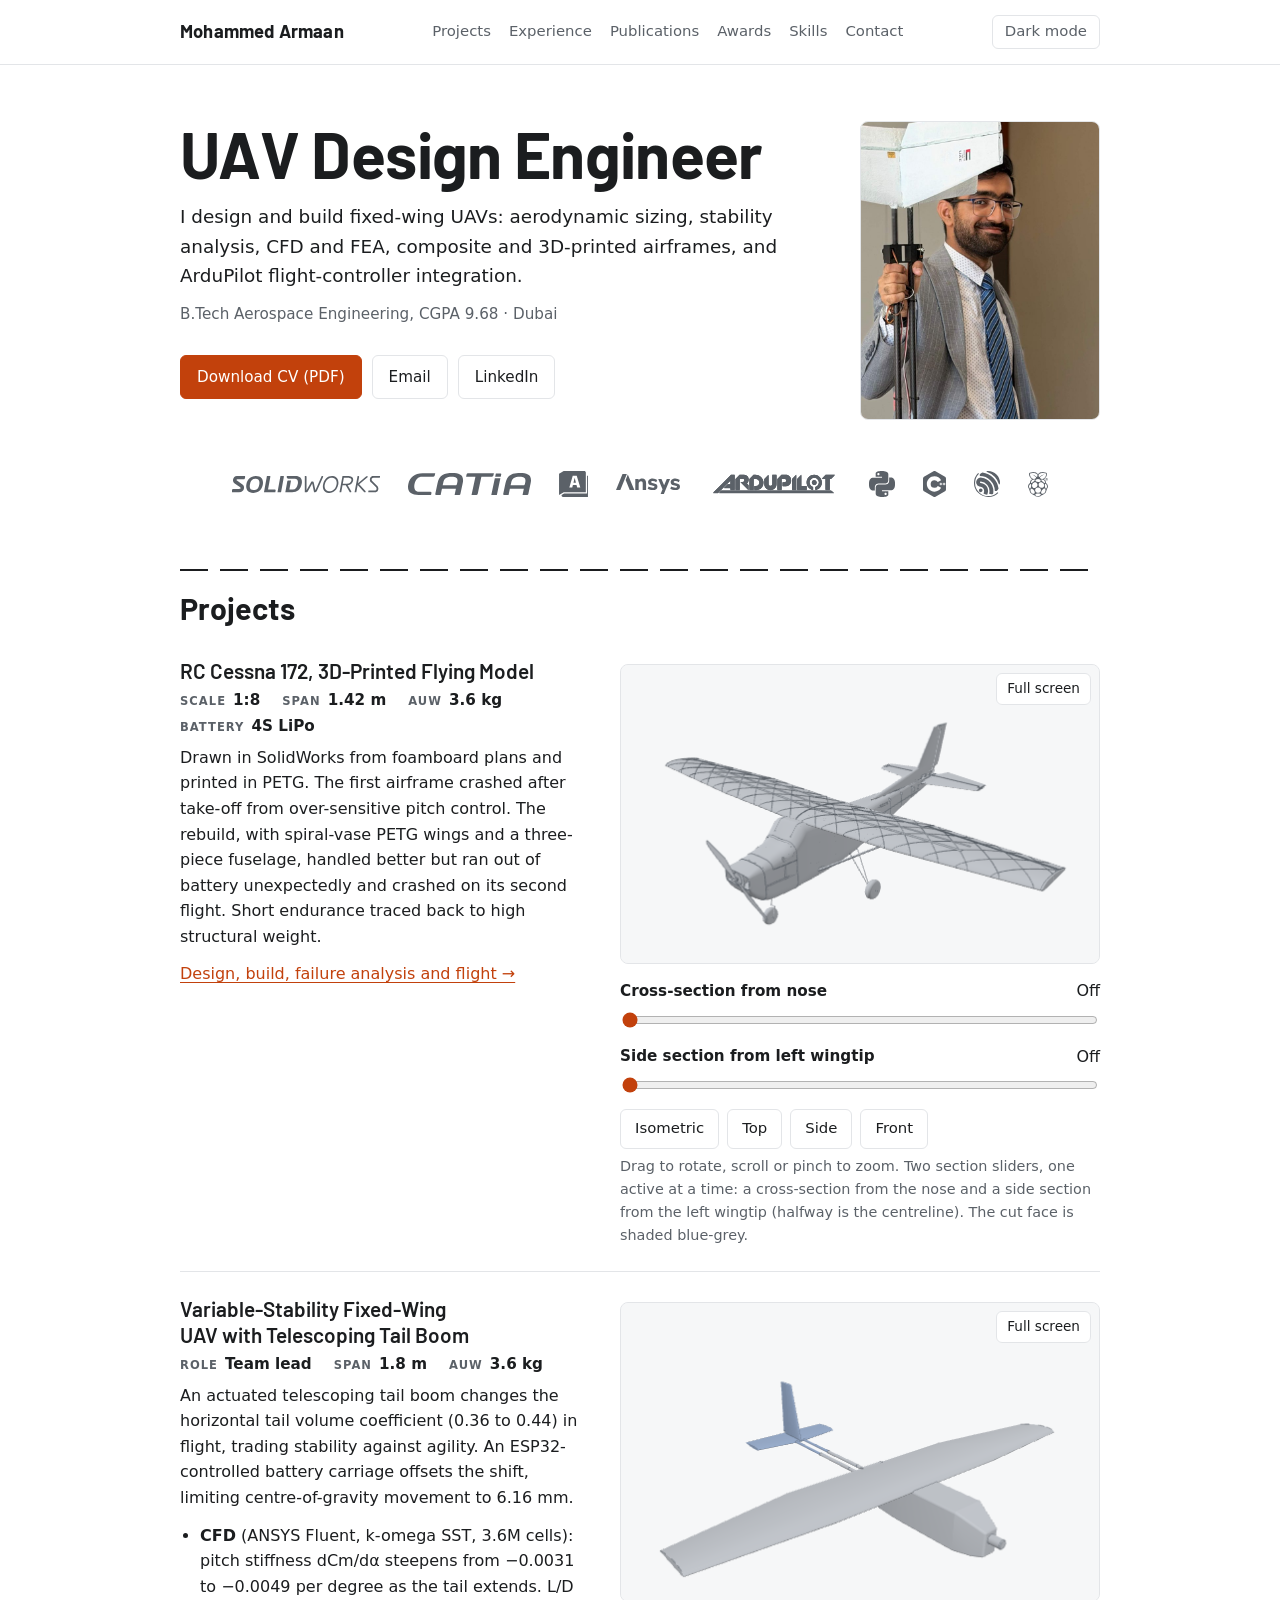
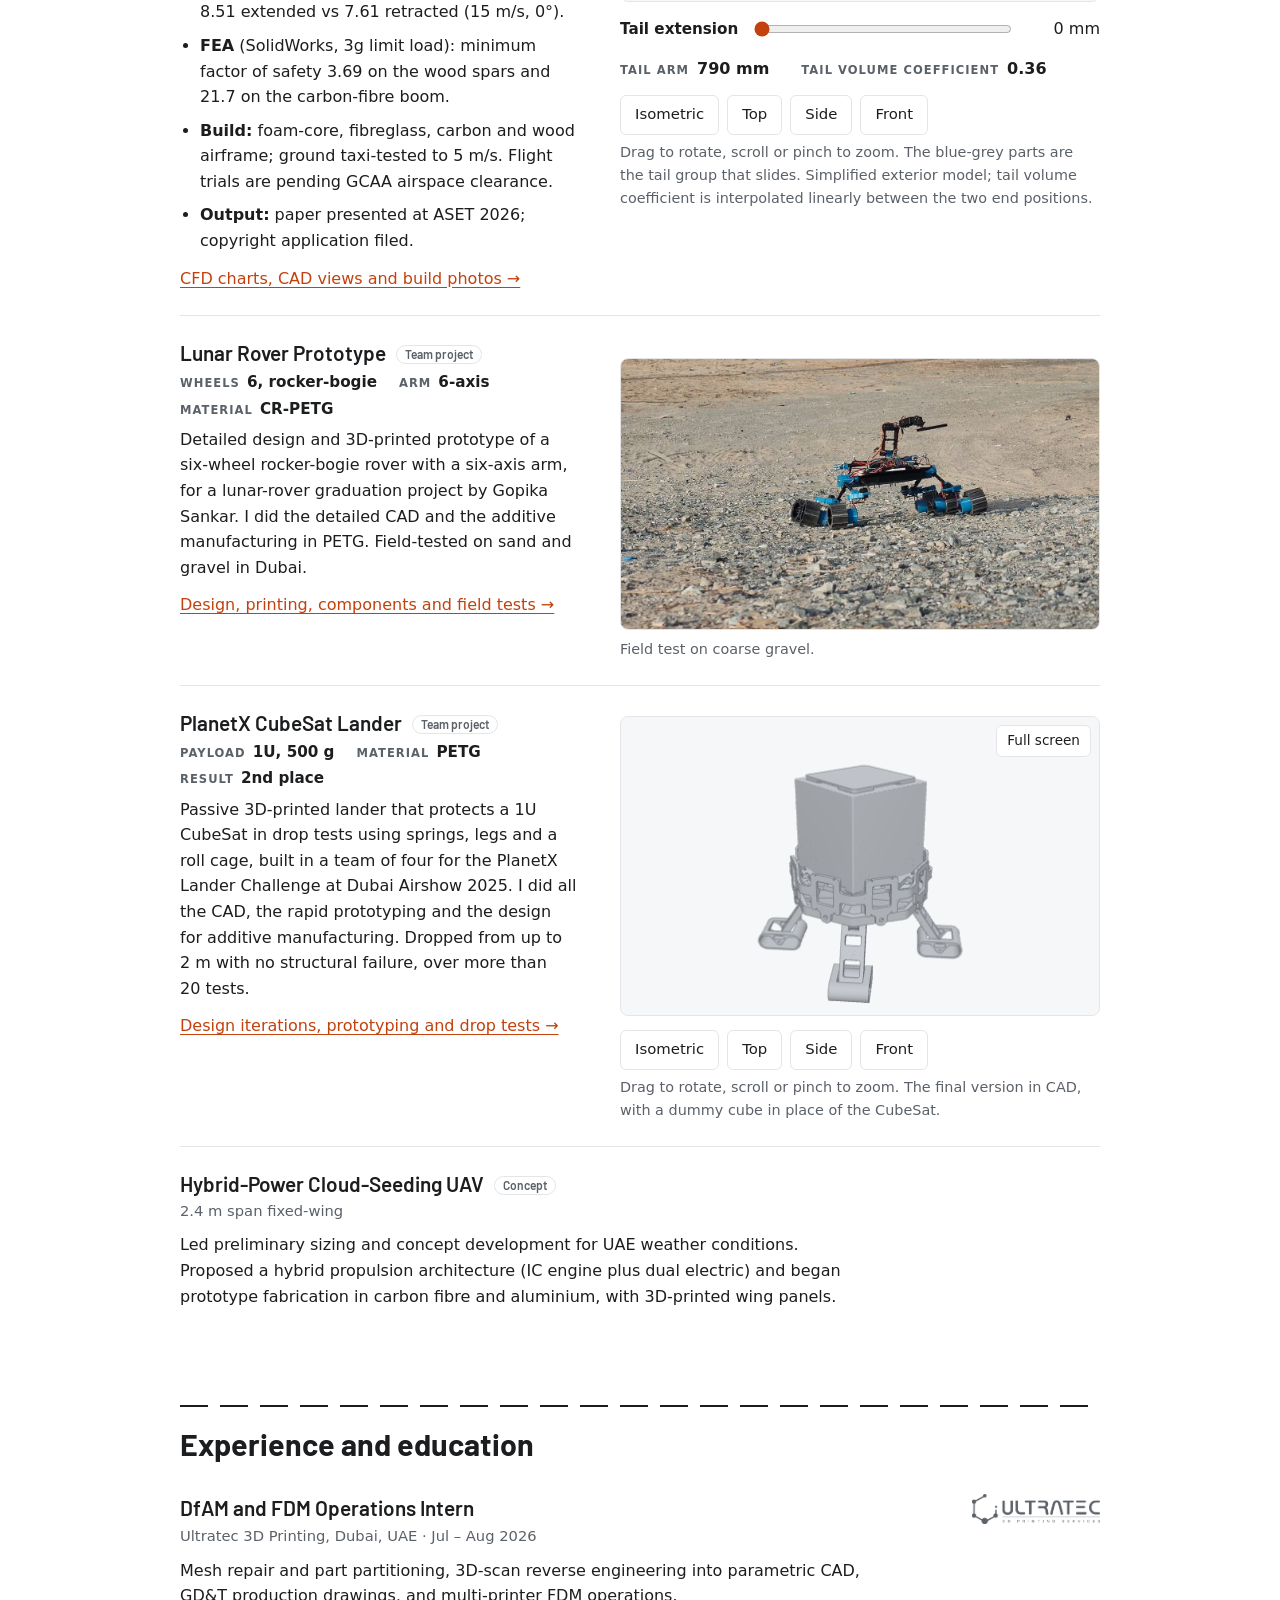
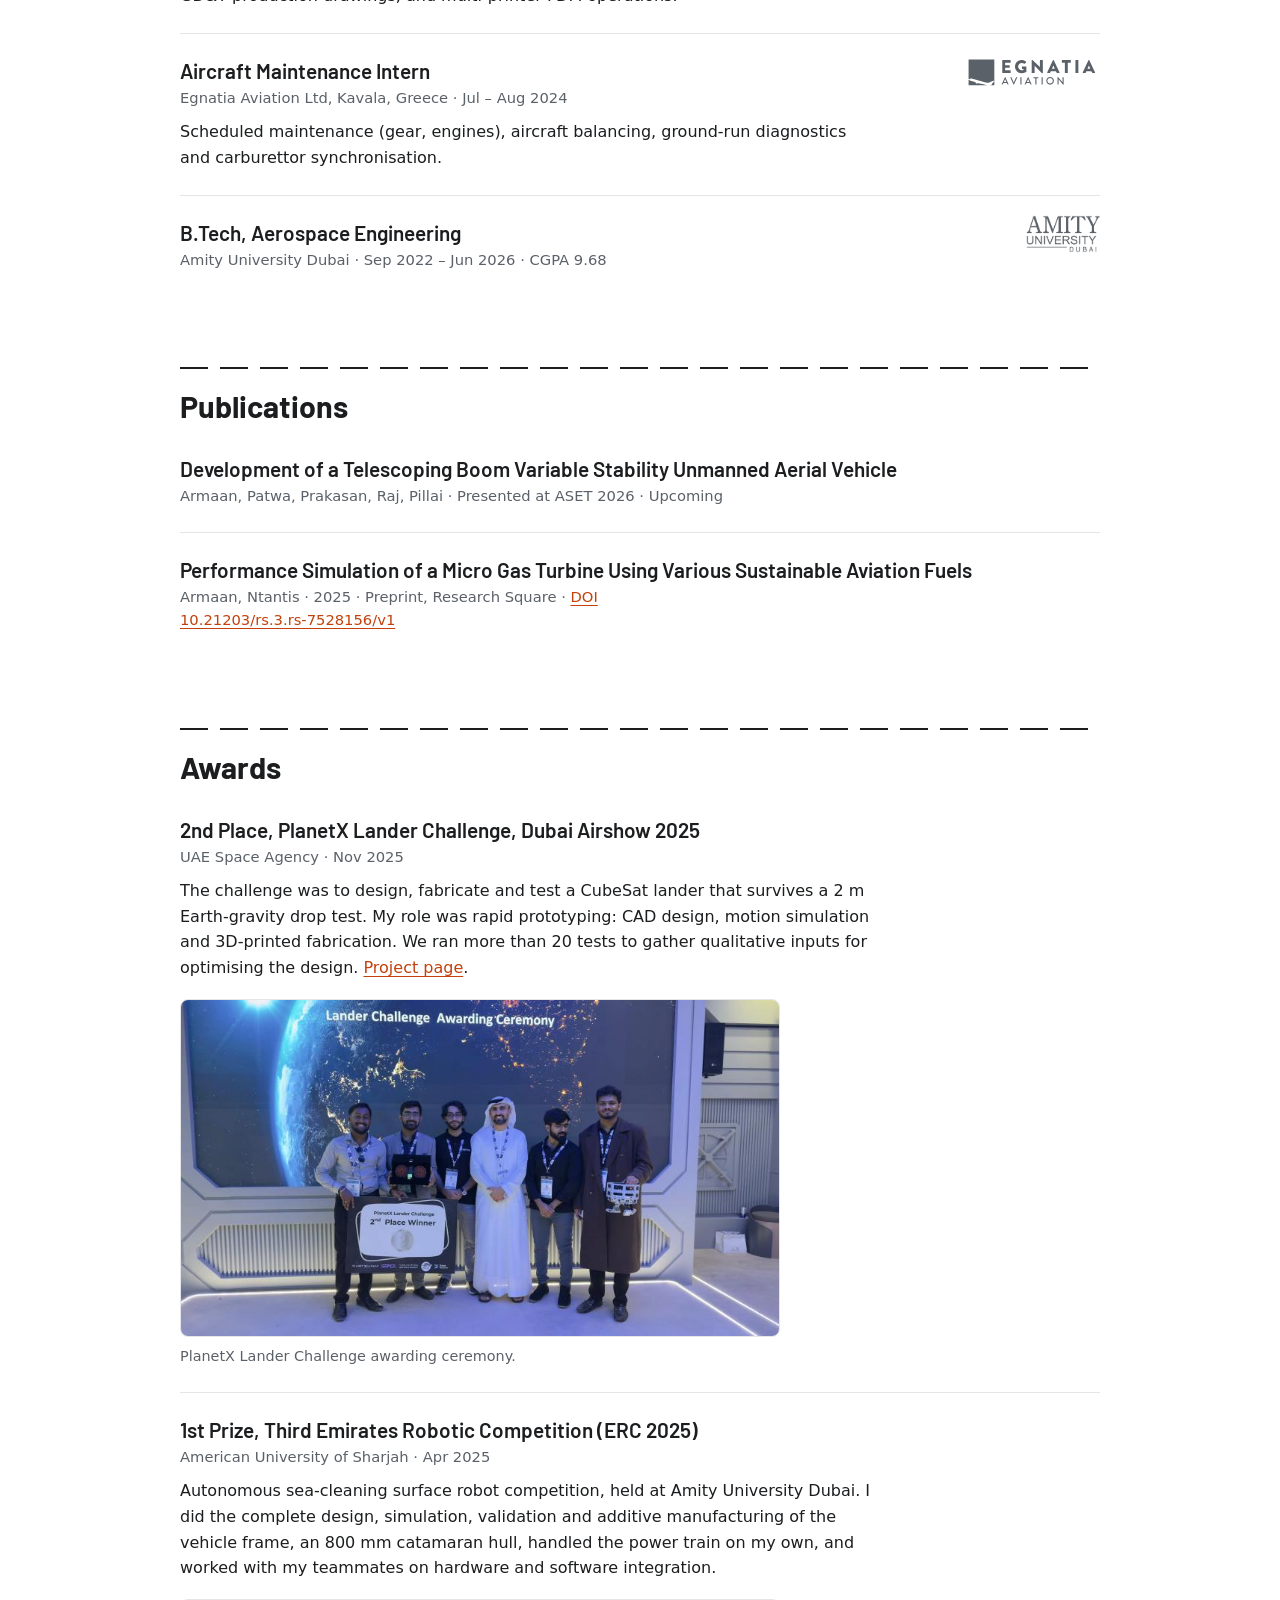
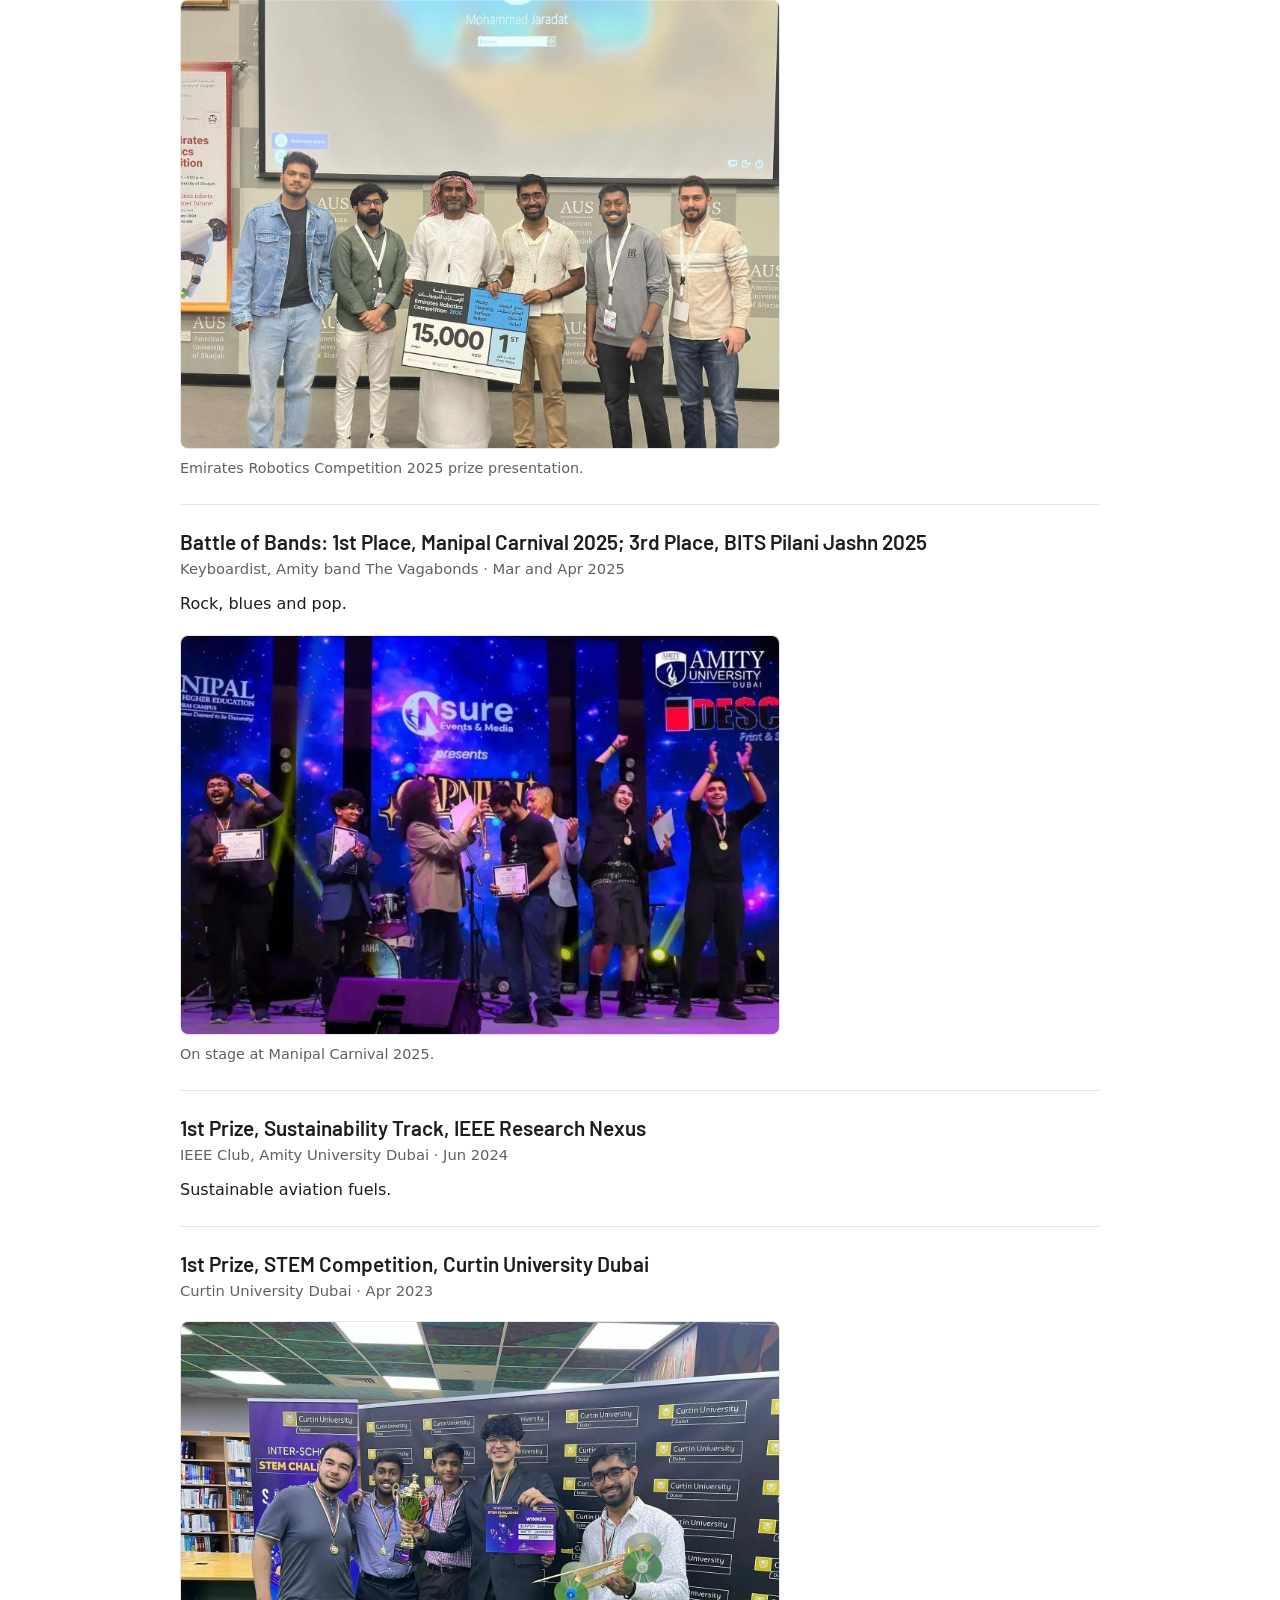
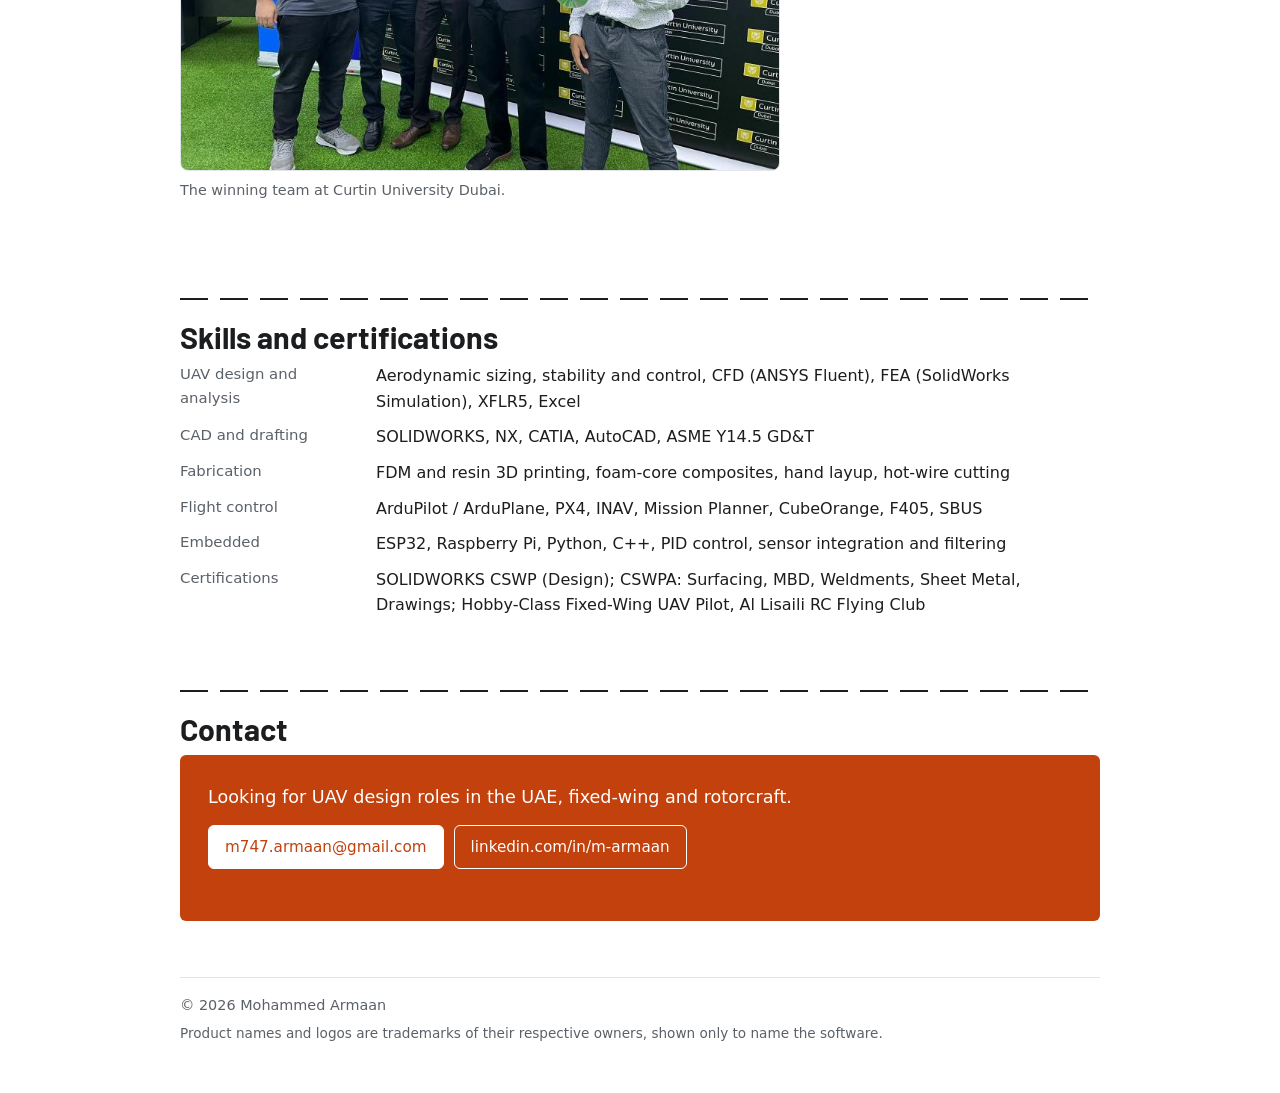
<file: index.html>
<!doctype html>
<html lang="en">
<head>
<meta charset="utf-8">
<meta name="viewport" content="width=device-width, initial-scale=1">
<meta name="color-scheme" content="light dark">
<title>Mohammed Armaan – UAV Design Engineer</title>
<meta name="description" content="Portfolio of Mohammed Armaan, aerospace engineer focused on fixed-wing UAV design: aerodynamics, CFD/FEA, composite and 3D-printed airframes, ArduPilot integration.">
<meta property="og:title" content="Mohammed Armaan – UAV Design Engineer">
<meta property="og:description" content="Fixed-wing UAV design, CFD/FEA, composite and 3D-printed airframes.">
<meta property="og:type" content="website">
<link rel="icon" href="data:image/svg+xml,%3Csvg xmlns='http://www.w3.org/2000/svg' viewBox='0 0 32 32'%3E%3Crect width='32' height='32' rx='6' fill='%23c2410c'/%3E%3Ctext x='16' y='22' font-family='Arial' font-size='15' font-weight='700' fill='white' text-anchor='middle'%3EMA%3C/text%3E%3C/svg%3E">
<link rel="preload" href="vendor/fonts/barlow-700.woff2" as="font" type="font/woff2" crossorigin>
<link rel="stylesheet" href="styles.css?v=21">
<script src="js/theme.js?v=21"></script>
<style>
/* Critical viewer layout, kept inline so the viewer never depends on a cached stylesheet. */
.viewer{position:relative;width:100%;aspect-ratio:16/10;overflow:hidden}
.viewer canvas{position:absolute;inset:0;width:100%;height:100%;display:block;touch-action:none}
.viewer-status{position:absolute;inset:0}
.viewer-status[hidden]{display:none}
@media (max-width:560px){.viewer{aspect-ratio:1/1}}
</style>
<script type="importmap">
{ "imports": { "three": "./vendor/three.module.min.js", "three/addons/": "./vendor/" } }
</script>
</head>
<body>
<a class="skip" href="#main">Skip to content</a>

<header class="site-header">
  <div class="wrap bar">
    <a class="brand" href="#top">Mohammed Armaan</a>
    <nav aria-label="Primary">
      <a href="#projects">Projects</a>
      <a href="#experience">Experience</a>
      <a href="#publications">Publications</a>
      <a href="#awards">Awards</a>
      <a href="#skills">Skills</a>
      <a href="#contact">Contact</a>
    </nav>
    <button type="button" class="theme-btn" id="theme-btn" hidden>Dark mode</button>
  </div>
</header>

<main id="main">
<section class="hero wrap" id="top">
  <img class="portrait" src="img/portrait.jpg?v=21" alt="Mohammed Armaan holding up the tail assembly of the variable-stability UAV." width="720" height="900">
  <div class="intro">
  <h1>UAV Design Engineer</h1>
  <p class="lead">I design and build fixed-wing UAVs: aerodynamic sizing, stability analysis, CFD and FEA, composite and 3D-printed airframes, and ArduPilot flight-controller integration.</p>
  <p class="hero-facts">B.Tech Aerospace Engineering, CGPA 9.68 &middot; <span id="loc">Dubai</span></p>
  <script>
    // Show Bengaluru to visitors in an Indian time zone, Dubai to everyone else. No network request, no IP lookup.
    var inIndia = false; try { var tz = Intl.DateTimeFormat().resolvedOptions().timeZone; inIndia = tz === "Asia/Kolkata" || tz === "Asia/Calcutta"; } catch (e) {} if (inIndia) document.getElementById("loc").textContent = "Bengaluru";
  </script>
  <p class="actions">
    <a class="btn primary" id="cv-link" href="assets/Mohammed_Armaan_CV_AE.pdf">Download CV (PDF)</a>
    <a class="btn" href="mailto:m747.armaan@gmail.com">Email</a>
    <a class="btn" href="https://www.linkedin.com/in/m-armaan" target="_blank" rel="noopener noreferrer">LinkedIn</a>
  </p>
  <p class="copy-note" role="status"></p>
  <script>if (inIndia) document.getElementById("cv-link").href = "assets/Mohammed_Armaan_CV_IN.pdf";</script>
  </div>
  <ul class="logos" aria-label="Software and platforms">
      <li><span class="logo logo-solidworks" role="img" aria-label="SOLIDWORKS"></span></li>
      <li><span class="logo logo-catia" role="img" aria-label="CATIA"></span></li>
      <li><span class="logo logo-autocad" role="img" aria-label="AutoCAD"></span></li>
      <li><span class="logo logo-ansys" role="img" aria-label="ANSYS"></span></li>
      <li><span class="logo logo-ardupilot" role="img" aria-label="ArduPilot"></span></li>
      <li><span class="logo logo-python" role="img" aria-label="Python"></span></li>
      <li><span class="logo logo-cplusplus" role="img" aria-label="C++"></span></li>
      <li><span class="logo logo-espressif" role="img" aria-label="ESP32 (Espressif)"></span></li>
      <li><span class="logo logo-raspberrypi" role="img" aria-label="Raspberry Pi"></span></li>
  </ul>
</section>

<section class="wrap" id="projects" aria-labelledby="h-projects">
  <h2 id="h-projects">Projects</h2>

  <article class="item featured">
    <div class="f-head">
      <h3><a class="plainlink" href="cessna-172.html">RC Cessna 172, 3D-Printed Flying Model</a></h3>
      <dl class="plate"><div><dt>Scale</dt><dd>1:8</dd></div><div><dt>Span</dt><dd>1.42 m</dd></div><div><dt>AUW</dt><dd>3.6 kg</dd></div><div><dt>Battery</dt><dd>4S LiPo</dd></div></dl>
    </div>
    <p class="f-desc">Drawn in SolidWorks from foamboard plans and printed in PETG. The first airframe crashed after take-off from over-sensitive pitch control. The rebuild, with spiral-vase PETG wings and a three-piece fuselage, handled better but ran out of battery unexpectedly and crashed on its second flight. Short endurance traced back to high structural weight.</p>

    <div class="f-viewer">
      <div id="cessna-viewer" class="viewer" role="group" aria-label="Interactive 3D model of the Cessna 172 with a section slider">
        <canvas id="cessna-canvas" tabindex="0" aria-label="3D view. Drag to rotate, scroll to zoom, arrow keys to pan."></canvas>
        <p id="cessna-status" class="viewer-status">Loading 3D model…</p>
      </div>
      <div class="viewer-ui">
        <div class="slider-row stack">
          <label for="cessna-sec">Cross-section from nose</label>
          <input id="cessna-sec" type="range" min="0" max="1063" step="1" value="0">
          <output id="cessna-out-sec" for="cessna-sec">Off</output>
        </div>
        <div class="slider-row stack">
          <label for="cessna-sec-x">Side section from left wingtip</label>
          <input id="cessna-sec-x" type="range" min="0" max="1430" step="1" value="0">
          <output id="cessna-out-sec-x" for="cessna-sec-x">Off</output>
        </div>
        <div class="view-btns" role="group" aria-label="Camera views">
          <button type="button" data-view="iso">Isometric</button>
          <button type="button" data-view="top">Top</button>
          <button type="button" data-view="side">Side</button>
          <button type="button" data-view="front">Front</button>
        </div>
      </div>
      <p class="hint">Drag to rotate, scroll or pinch to zoom. Two section sliders, one active at a time: a cross-section from the nose and a side section from the left wingtip (halfway is the centreline). The cut face is shaded blue-grey.</p>
      <noscript><p class="hint">The interactive model needs JavaScript.</p></noscript>
    </div>

    <div class="f-facts">
      <p class="more"><a href="cessna-172.html">Design, build, failure analysis and flight &rarr;</a></p>
    </div>
  </article>

  <article class="item featured">
    <div class="f-head">
      <h3><a class="plainlink" href="variable-stability-uav.html">Variable-Stability Fixed-Wing UAV with Telescoping Tail Boom</a></h3>
      <dl class="plate"><div><dt>Role</dt><dd>Team lead</dd></div><div><dt>Span</dt><dd>1.8 m</dd></div><div><dt>AUW</dt><dd>3.6 kg</dd></div></dl>
    </div>
    <p class="f-desc">An actuated telescoping tail boom changes the horizontal tail volume coefficient (0.36 to 0.44) in flight, trading stability against agility. An ESP32-controlled battery carriage offsets the shift, limiting centre-of-gravity movement to 6.16 mm.</p>

    <div class="f-viewer">
      <div id="viewer" class="viewer" role="group" aria-label="Interactive 3D model of the UAV">
        <canvas id="viewer-canvas" tabindex="0" aria-label="3D view. Drag to rotate, scroll to zoom, arrow keys to pan."></canvas>
        <p id="viewer-status" class="viewer-status">Loading 3D model…</p>
      </div>
      <div class="viewer-ui">
        <div class="slider-row">
          <label for="ext">Tail extension</label>
          <input id="ext" type="range" min="0" max="200" step="1" value="0">
          <output id="out-ext" for="ext">0 mm</output>
        </div>
        <dl class="readouts">
          <div><dt>Tail arm</dt><dd id="out-arm">790 mm</dd></div>
          <div><dt>Tail volume coefficient</dt><dd id="out-vht">0.36</dd></div>
        </dl>
        <div class="view-btns" role="group" aria-label="Camera views">
          <button type="button" data-view="iso">Isometric</button>
          <button type="button" data-view="top">Top</button>
          <button type="button" data-view="side">Side</button>
          <button type="button" data-view="front">Front</button>
        </div>
      </div>
      <p class="hint">Drag to rotate, scroll or pinch to zoom. The blue-grey parts are the tail group that slides. Simplified exterior model; tail volume coefficient is interpolated linearly between the two end positions.</p>
      <noscript><p class="hint">The interactive model needs JavaScript.</p></noscript>
    </div>

    <div class="f-facts">
    <ul class="facts">
      <li><strong>CFD</strong> (ANSYS Fluent, k-omega SST, 3.6M cells): pitch stiffness dCm/dα steepens from −0.0031 to −0.0049 per degree as the tail extends. L/D 8.51 extended vs 7.61 retracted (15 m/s, 0°).</li>
      <li><strong>FEA</strong> (SolidWorks, 3g limit load): minimum factor of safety 3.69 on the wood spars and 21.7 on the carbon-fibre boom.</li>
      <li><strong>Build:</strong> foam-core, fibreglass, carbon and wood airframe; ground taxi-tested to 5 m/s. Flight trials are pending GCAA airspace clearance.</li>
      <li><strong>Output:</strong> paper presented at ASET 2026; copyright application filed.</li>
    </ul>
    <p class="more"><a href="variable-stability-uav.html">CFD charts, CAD views and build photos &rarr;</a></p>
    </div>
  </article>

  <article class="item featured">
    <div class="f-head">
      <h3><a class="plainlink" href="rover.html">Lunar Rover Prototype</a> <span class="tag">Team project</span></h3>
      <dl class="plate"><div><dt>Wheels</dt><dd>6, rocker-bogie</dd></div><div><dt>Arm</dt><dd>6-axis</dd></div><div><dt>Material</dt><dd>CR-PETG</dd></div></dl>
    </div>
    <p class="f-desc">Detailed design and 3D-printed prototype of a six-wheel rocker-bogie rover with a six-axis arm, for a lunar-rover graduation project by Gopika Sankar. I did the detailed CAD and the additive manufacturing in PETG. Field-tested on sand and gravel in Dubai.</p>
    <div class="f-viewer">
      <figure class="fig"><img src="img/rover-field-gravel.jpg" alt="The blue and black 3D-printed rover on coarse gravel, with its six-axis arm raised." width="1200" height="677" loading="lazy"><figcaption>Field test on coarse gravel.</figcaption></figure>
    </div>
    <div class="f-facts">
      <p class="more"><a href="rover.html">Design, printing, components and field tests &rarr;</a></p>
    </div>
  </article>
  <article class="item featured">
    <div class="f-head">
      <h3><a class="plainlink" href="lander.html">PlanetX CubeSat Lander</a> <span class="tag">Team project</span></h3>
      <dl class="plate"><div><dt>Payload</dt><dd>1U, 500 g</dd></div><div><dt>Material</dt><dd>PETG</dd></div><div><dt>Result</dt><dd>2nd place</dd></div></dl>
    </div>
    <p class="f-desc">Passive 3D-printed lander that protects a 1U CubeSat in drop tests using springs, legs and a roll cage, built in a team of four for the PlanetX Lander Challenge at Dubai Airshow 2025. I did all the CAD, the rapid prototyping and the design for additive manufacturing. Dropped from up to 2 m with no structural failure, over more than 20 tests.</p>
    <div class="f-viewer">
      <div id="lander-viewer" class="viewer" role="group" aria-label="Interactive 3D model of the lander">
        <canvas id="lander-canvas" tabindex="0" aria-label="3D view. Drag to rotate, scroll to zoom, arrow keys to pan."></canvas>
        <p id="lander-status" class="viewer-status">Loading 3D model…</p>
      </div>
      <div class="viewer-ui">
        <div class="view-btns" role="group" aria-label="Camera views">
          <button type="button" data-view="iso">Isometric</button>
          <button type="button" data-view="top">Top</button>
          <button type="button" data-view="side">Side</button>
          <button type="button" data-view="front">Front</button>
        </div>
      </div>
      <p class="hint">Drag to rotate, scroll or pinch to zoom. The final version in CAD, with a dummy cube in place of the CubeSat.</p>
      <noscript><p class="hint">The interactive model needs JavaScript.</p></noscript>
    </div>
    <div class="f-facts">
      <p class="more"><a href="lander.html">Design iterations, prototyping and drop tests &rarr;</a></p>
    </div>
  </article>
  <article class="item">
    <h3>Hybrid-Power Cloud-Seeding UAV <span class="tag">Concept</span></h3>
    <p class="meta">2.4 m span fixed-wing</p>
    <p>Led preliminary sizing and concept development for UAE weather conditions. Proposed a hybrid propulsion architecture (IC engine plus dual electric) and began prototype fabrication in carbon fibre and aluminium, with 3D-printed wing panels.</p>
  </article>
</section>

<section class="wrap" id="experience" aria-labelledby="h-exp">
  <h2 id="h-exp">Experience and education</h2>

  <article class="item">
    <div class="item-head">
      <h3>DfAM and FDM Operations Intern</h3>
      <span class="logo org-logo logo-ultratec" role="img" aria-label="Ultratec 3D Printing"></span>
    </div>
    <p class="meta">Ultratec 3D Printing, Dubai, UAE · Jul – Aug 2026</p>
    <p>Mesh repair and part partitioning, 3D-scan reverse engineering into parametric CAD, GD&amp;T production drawings, and multi-printer FDM operations.</p>
  </article>

  <article class="item">
    <div class="item-head">
      <h3>Aircraft Maintenance Intern</h3>
      <span class="logo org-logo logo-egnatia" role="img" aria-label="Egnatia Aviation"></span>
    </div>
    <p class="meta">Egnatia Aviation Ltd, Kavala, Greece · Jul – Aug 2024</p>
    <p>Scheduled maintenance (gear, engines), aircraft balancing, ground-run diagnostics and carburettor synchronisation.</p>
  </article>

  <article class="item">
    <div class="item-head">
      <h3>B.Tech, Aerospace Engineering</h3>
      <span class="logo org-logo logo-amity" role="img" aria-label="Amity University Dubai"></span>
    </div>
    <p class="meta">Amity University Dubai · Sep 2022 – Jun 2026 · CGPA 9.68</p>
  </article>
</section>

<section class="wrap" id="publications" aria-labelledby="h-pub">
  <h2 id="h-pub">Publications</h2>

  <article class="item">
    <h3>Development of a Telescoping Boom Variable Stability Unmanned Aerial Vehicle</h3>
    <p class="meta">Armaan, Patwa, Prakasan, Raj, Pillai · Presented at ASET 2026 · Upcoming</p>
  </article>
  <article class="item">
    <h3>Performance Simulation of a Micro Gas Turbine Using Various Sustainable Aviation Fuels</h3>
    <p class="meta">Armaan, Ntantis · 2025 · Preprint, Research Square · <a href="https://doi.org/10.21203/rs.3.rs-7528156/v1" rel="noopener">DOI 10.21203/rs.3.rs-7528156/v1</a></p>
  </article>
</section>

<section class="wrap" id="awards" aria-labelledby="h-awards">
  <h2 id="h-awards">Awards</h2>

  <article class="item">
    <h3>2nd Place, PlanetX Lander Challenge, Dubai Airshow 2025</h3>
    <p class="meta">UAE Space Agency · Nov 2025</p>
    <p>The challenge was to design, fabricate and test a CubeSat lander that survives a 2 m Earth-gravity drop test. My role was rapid prototyping: CAD design, motion simulation and 3D-printed fabrication. We ran more than 20 tests to gather qualitative inputs for optimising the design. <a href="lander.html">Project page</a>.</p>
    <figure class="fig narrow"><img src="img/award-planetx.jpg" alt="Six team members and an official standing in front of a screen reading Lander Challenge Awarding Ceremony, holding a 2nd Place Winner certificate and the lander." width="800" height="450" loading="lazy"><figcaption>PlanetX Lander Challenge awarding ceremony.</figcaption></figure>
  </article>
  <article class="item">
    <h3>1st Prize, Third Emirates Robotic Competition (ERC 2025)</h3>
    <p class="meta">American University of Sharjah · Apr 2025</p>
    <p>Autonomous sea-cleaning surface robot competition, held at Amity University Dubai. I did the complete design, simulation, validation and additive manufacturing of the vehicle frame, an 800 mm catamaran hull, handled the power train on my own, and worked with my teammates on hardware and software integration.</p>
    <figure class="fig narrow"><img src="img/award-erc.jpg" alt="Five team members and an official holding a 1st Place certificate for the Emirates Robotics Competition 2025, Water Cleaning Surface Robot, 15,000 AED." width="800" height="600" loading="lazy"><figcaption>Emirates Robotics Competition 2025 prize presentation.</figcaption></figure>
  </article>
  <article class="item">
    <h3>Battle of Bands: 1st Place, Manipal Carnival 2025; 3rd Place, BITS Pilani Jashn 2025</h3>
    <p class="meta">Keyboardist, Amity band The Vagabonds · Mar and Apr 2025</p>
    <p>Rock, blues and pop.</p>
    <figure class="fig narrow"><img src="img/award-manipal.jpg" alt="Band members on stage at Manipal Carnival holding certificates and medals, some with arms raised." width="800" height="533" loading="lazy"><figcaption>On stage at Manipal Carnival 2025.</figcaption></figure>
  </article>
  <article class="item">
    <h3>1st Prize, Sustainability Track, IEEE Research Nexus</h3>
    <p class="meta">IEEE Club, Amity University Dubai · Jun 2024</p>
    <p>Sustainable aviation fuels.</p>
  </article>
  <article class="item">
    <h3>1st Prize, STEM Competition, Curtin University Dubai</h3>
    <p class="meta">Curtin University Dubai · Apr 2023</p>
    <figure class="fig narrow"><img src="img/award-curtin.jpg" alt="Five team members with a trophy, medals and a Winner certificate in front of a Curtin University backdrop." width="800" height="600" loading="lazy"><figcaption>The winning team at Curtin University Dubai.</figcaption></figure>
  </article>
</section>

<section class="wrap" id="skills" aria-labelledby="h-skills">
  <h2 id="h-skills">Skills and certifications</h2>
  <dl class="skills">
    <dt>UAV design and analysis</dt><dd>Aerodynamic sizing, stability and control, CFD (ANSYS Fluent), FEA (SolidWorks Simulation), XFLR5, Excel</dd>
    <dt>CAD and drafting</dt><dd>SOLIDWORKS, NX, CATIA, AutoCAD, ASME Y14.5 GD&amp;T</dd>
    <dt>Fabrication</dt><dd>FDM and resin 3D printing, foam-core composites, hand layup, hot-wire cutting</dd>
    <dt>Flight control</dt><dd>ArduPilot / ArduPlane, PX4, INAV, Mission Planner, CubeOrange, F405, SBUS</dd>
    <dt>Embedded</dt><dd>ESP32, Raspberry Pi, Python, C++, PID control, sensor integration and filtering</dd>
    <dt>Certifications</dt><dd>SOLIDWORKS CSWP (Design); CSWPA: Surfacing, MBD, Weldments, Sheet Metal, Drawings; Hobby-Class Fixed-Wing UAV Pilot, Al Lisaili RC Flying Club</dd>
  </dl>
</section>

<section class="wrap" id="contact" aria-labelledby="h-contact">
  <h2 id="h-contact">Contact</h2>
  <div class="contact-panel">
  <p>Looking for UAV design roles in <span id="loc-contact">the UAE</span>, fixed-wing and rotorcraft.</p>
  <script>if (inIndia) document.getElementById("loc-contact").textContent = "India";</script>
  <p class="actions">
    <a class="btn primary" href="mailto:m747.armaan@gmail.com">m747.armaan@gmail.com</a>
    <a class="btn" href="https://www.linkedin.com/in/m-armaan" target="_blank" rel="noopener noreferrer">linkedin.com/in/m-armaan</a>
  </p>
  <p class="copy-note" role="status"></p>
  </div>
</section>
</main>

<footer class="wrap site-footer">
  <p>© 2026 Mohammed Armaan</p>
  <p class="legal">Product names and logos are trademarks of their respective owners, shown only to name the software.</p>
</footer>

<script>
  // If a module viewer has not started after 10 s, say so plainly.
  setTimeout(function () {
    document.querySelectorAll('.viewer-status').forEach(function (s) {
      if (!s.dataset.ready && !s.dataset.failed) { s.hidden = false; s.textContent = 'The 3D viewer did not start. Your browser may not support WebGL, or the files are still loading.'; }
    });
  }, 10000);
</script>
<script src="js/contact.js?v=21" defer></script>
<script type="module" src="js/viewer.js?v=21"></script>
<script type="module" src="js/viewer-cessna.js?v=21"></script>
<script type="module" src="js/viewer-lander.js?v=21"></script>
</body>
</html>
</file>
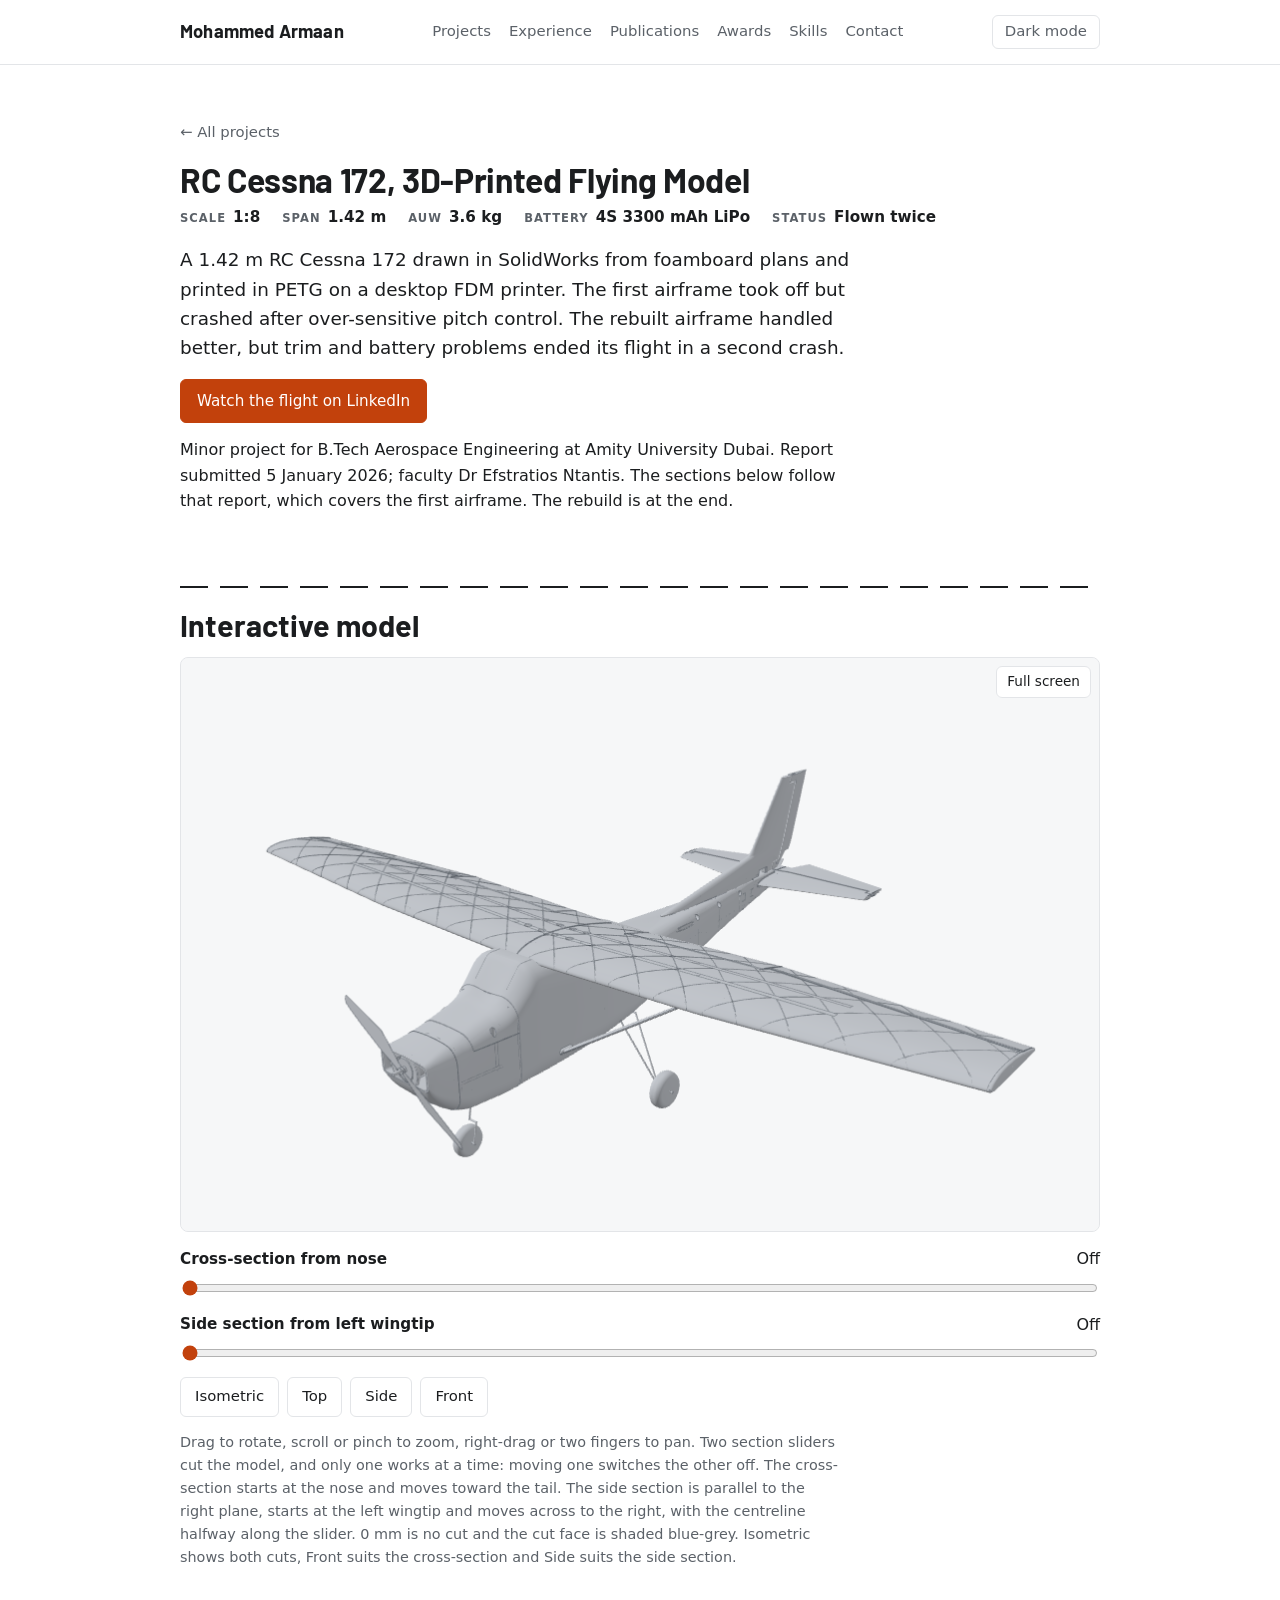
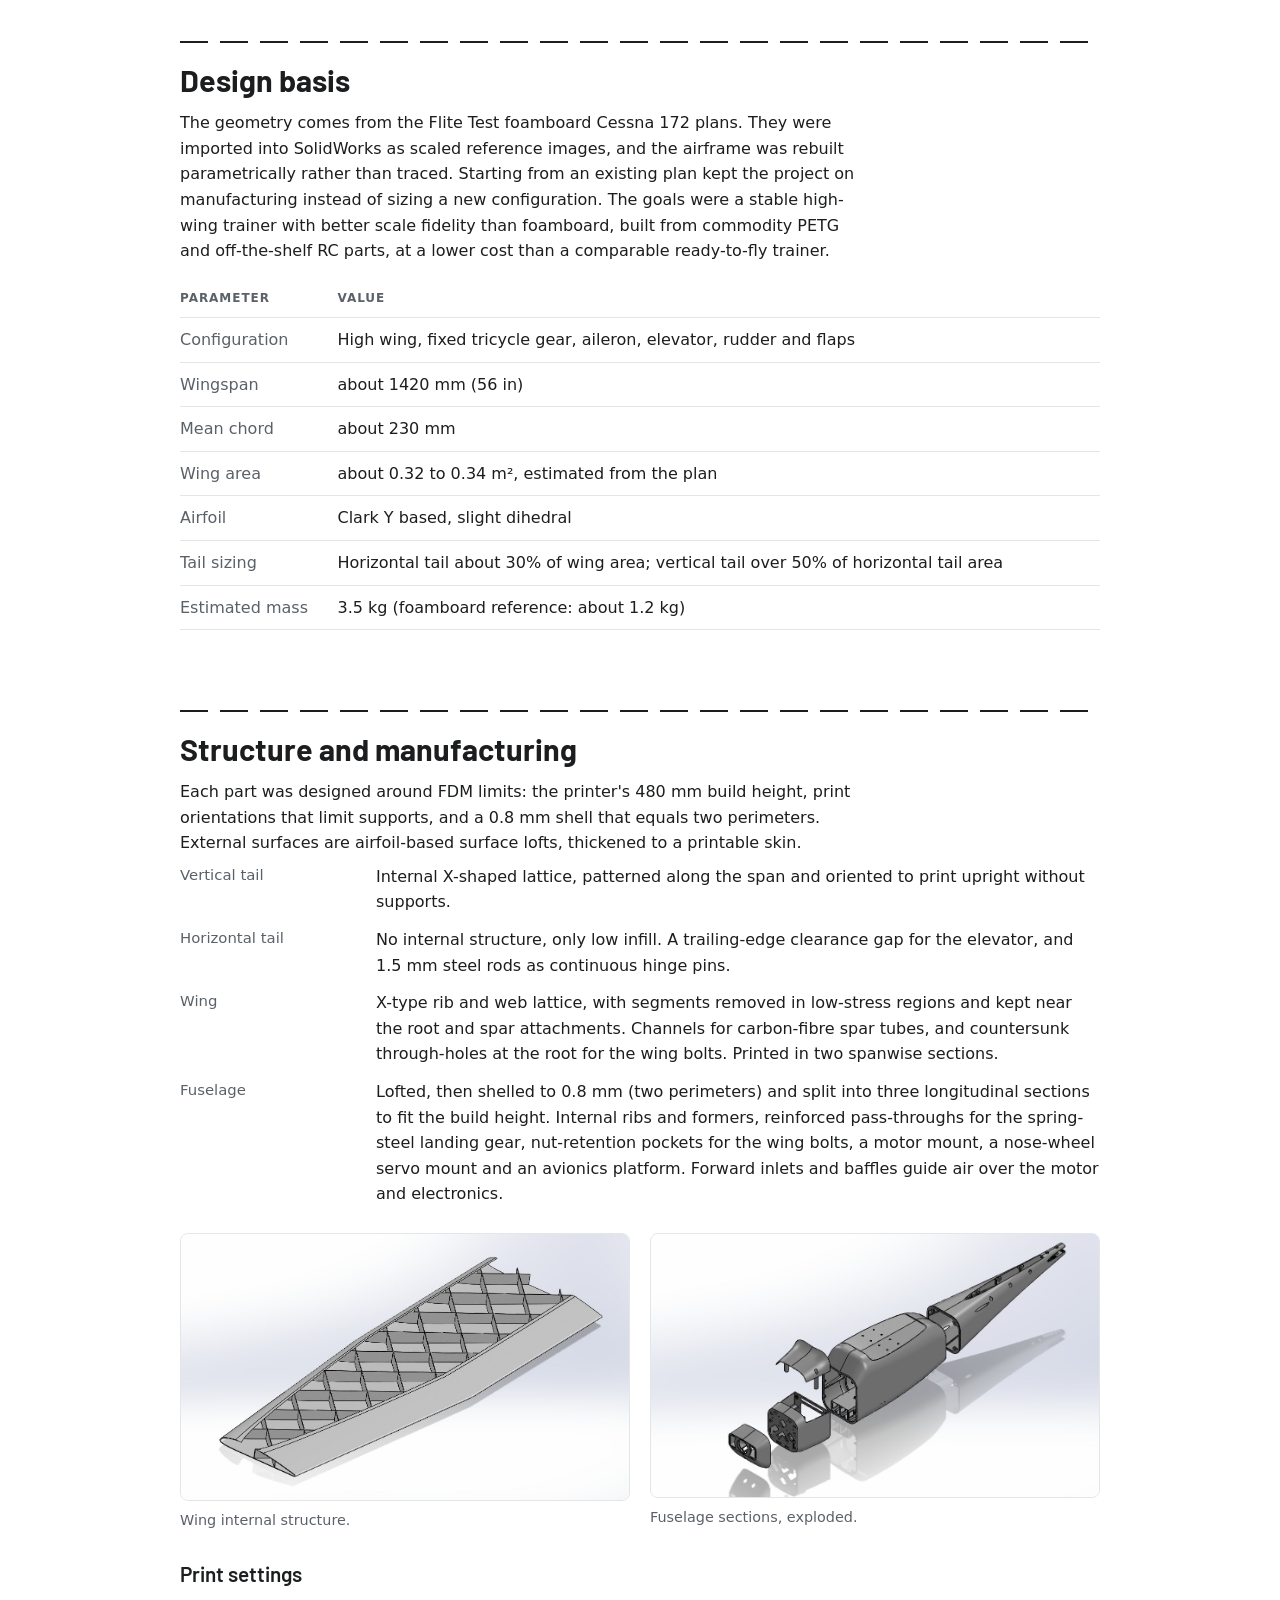
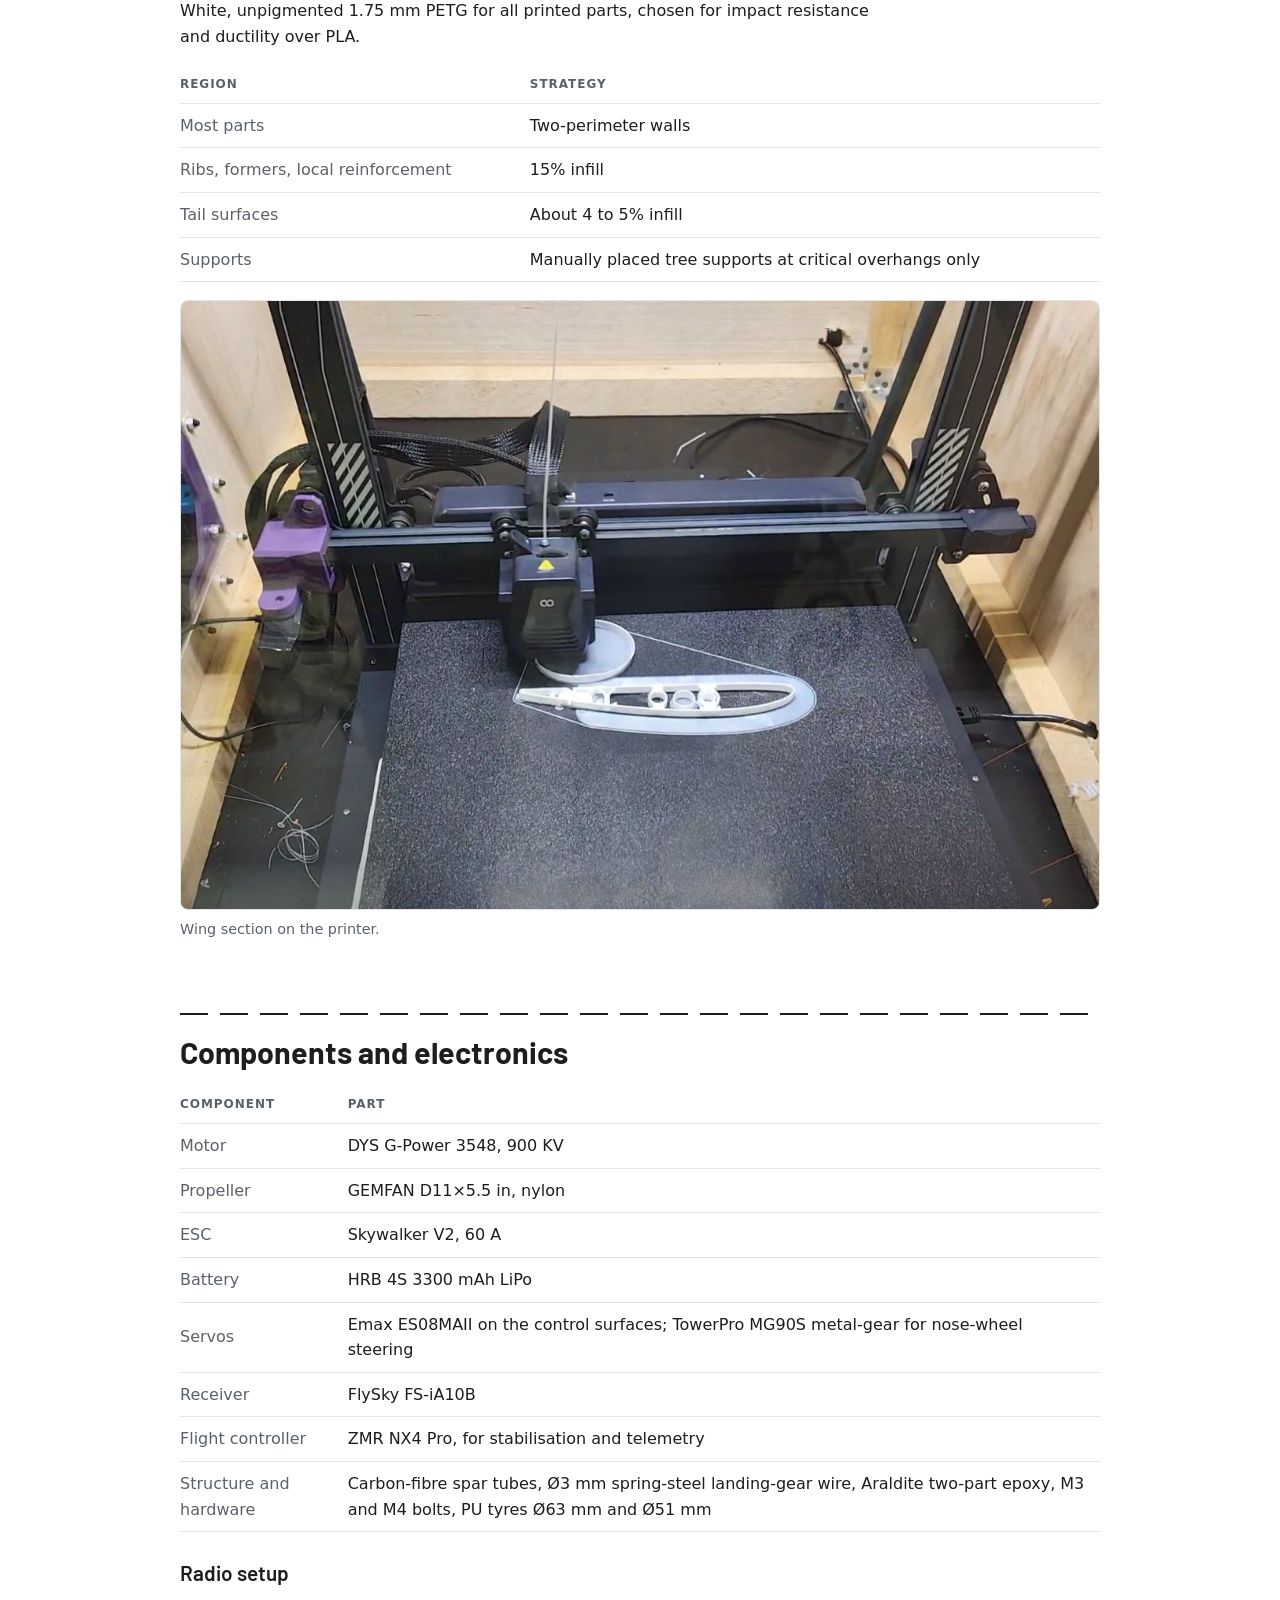
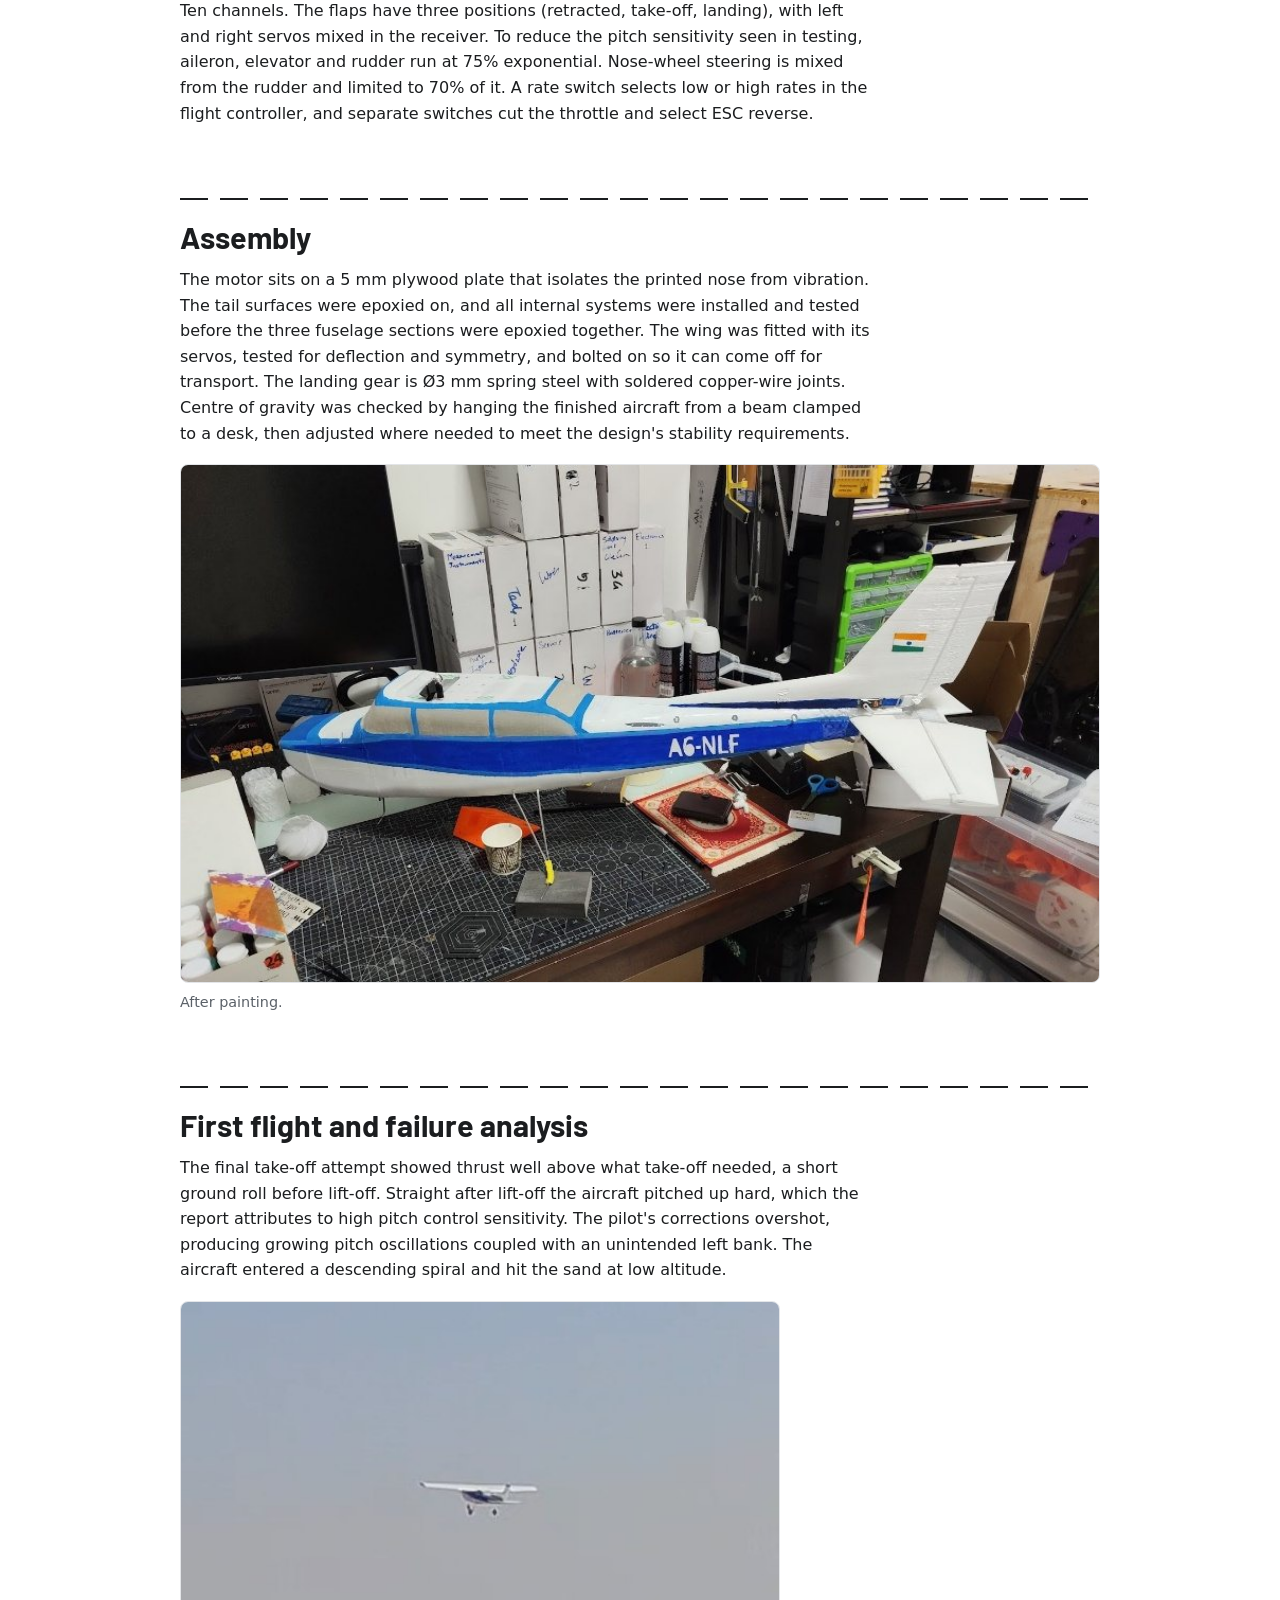
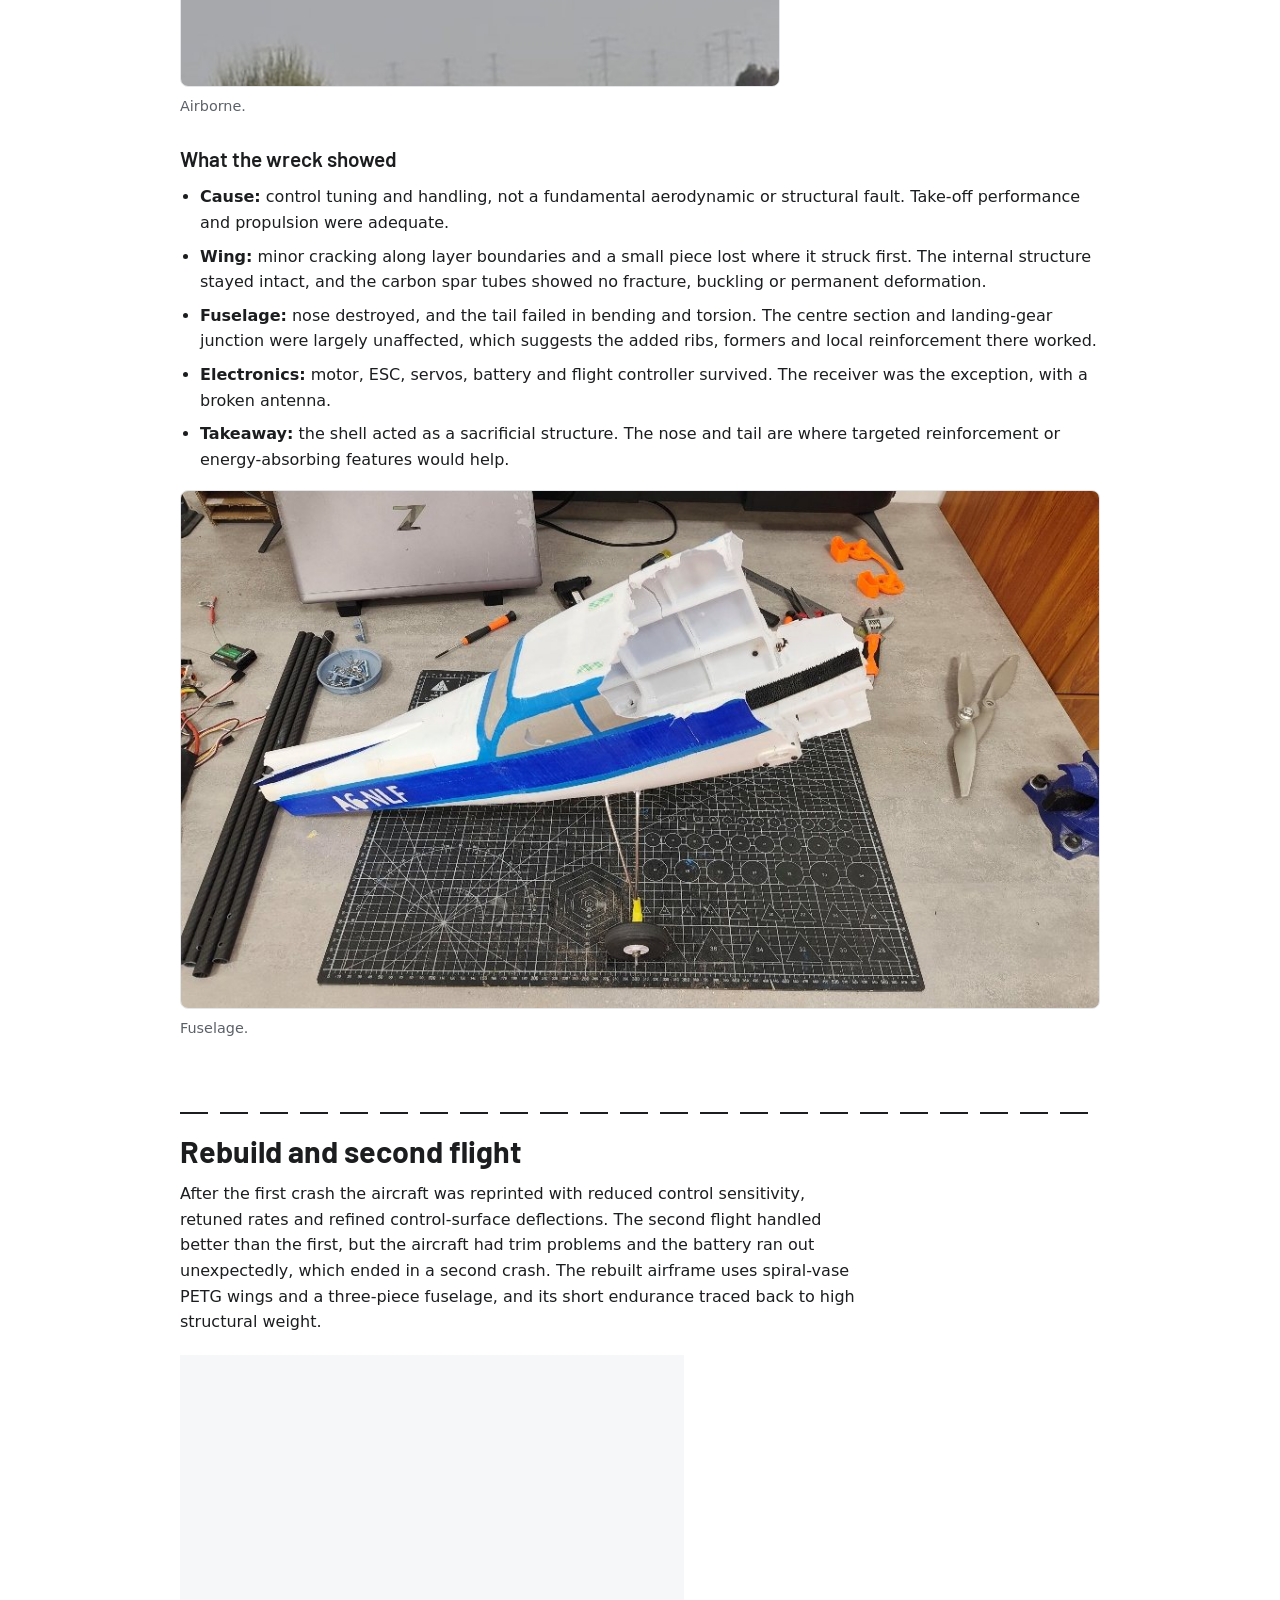
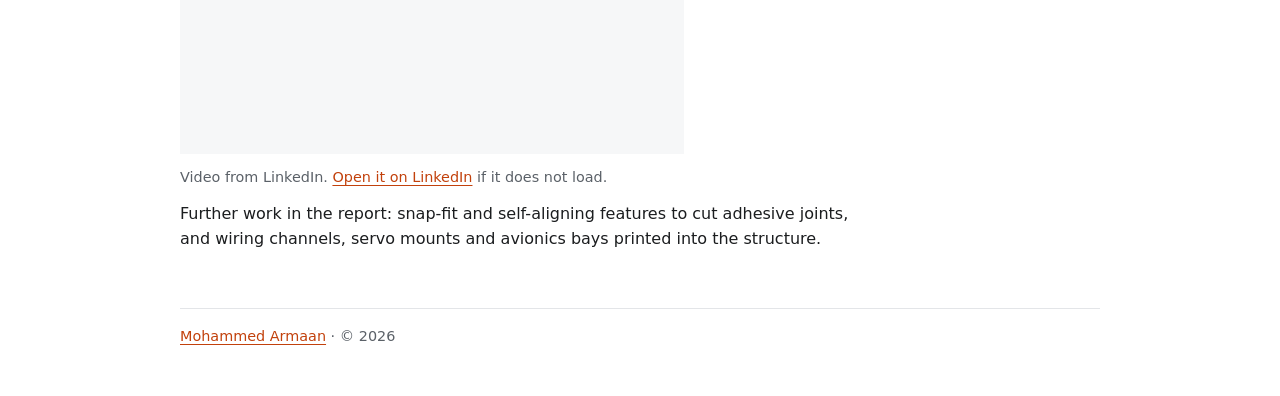
<file: cessna-172.html>
<!doctype html>
<html lang="en">
<head>
<meta charset="utf-8">
<meta name="viewport" content="width=device-width, initial-scale=1">
<meta name="color-scheme" content="light dark">
<title>RC Cessna 172 – Mohammed Armaan</title>
<meta name="description" content="1:8 scale 3D-printed RC Cessna 172: interactive 3D model, design basis, structure, build, first-flight failure analysis and the rebuild.">
<meta property="og:title" content="RC Cessna 172, 3D-Printed Flying Model">
<meta property="og:description" content="1:8 scale 3D-printed RC Cessna 172: design, build, two flights and what went wrong.">
<meta property="og:type" content="article">
<link rel="icon" href="data:image/svg+xml,%3Csvg xmlns='http://www.w3.org/2000/svg' viewBox='0 0 32 32'%3E%3Crect width='32' height='32' rx='6' fill='%23c2410c'/%3E%3Ctext x='16' y='22' font-family='Arial' font-size='15' font-weight='700' fill='white' text-anchor='middle'%3EMA%3C/text%3E%3C/svg%3E">
<link rel="preload" href="vendor/fonts/barlow-700.woff2" as="font" type="font/woff2" crossorigin>
<link rel="stylesheet" href="styles.css?v=21">
<script src="js/theme.js?v=21"></script>
<style>
/* Critical viewer layout, kept inline so the viewer never depends on a cached stylesheet. */
.viewer{position:relative;width:100%;aspect-ratio:16/10;overflow:hidden}
.viewer canvas{position:absolute;inset:0;width:100%;height:100%;display:block;touch-action:none}
.viewer-status{position:absolute;inset:0}
.viewer-status[hidden]{display:none}
@media (max-width:560px){.viewer{aspect-ratio:1/1}}
</style>
<script type="importmap">
{ "imports": { "three": "./vendor/three.module.min.js", "three/addons/": "./vendor/" } }
</script>
</head>
<body>
<a class="skip" href="#main">Skip to content</a>

<header class="site-header">
  <div class="wrap bar">
    <a class="brand" href="index.html">Mohammed Armaan</a>
    <nav aria-label="Primary">
      <a href="index.html#projects">Projects</a>
      <a href="index.html#experience">Experience</a>
      <a href="index.html#publications">Publications</a>
      <a href="index.html#awards">Awards</a>
      <a href="index.html#skills">Skills</a>
      <a href="index.html#contact">Contact</a>
    </nav>
    <button type="button" class="theme-btn" id="theme-btn" hidden>Dark mode</button>
  </div>
</header>

<main id="main">
<section class="wrap page-head">
  <p class="crumb"><a href="index.html#projects">&larr; All projects</a></p>
  <h1 class="h1-sm">RC Cessna 172, 3D-Printed Flying Model</h1>
  <dl class="plate page"><div><dt>Scale</dt><dd>1:8</dd></div><div><dt>Span</dt><dd>1.42 m</dd></div><div><dt>AUW</dt><dd>3.6 kg</dd></div><div><dt>Battery</dt><dd>4S 3300 mAh LiPo</dd></div><div><dt>Status</dt><dd>Flown twice</dd></div></dl>
  <p class="lead">A 1.42 m RC Cessna 172 drawn in SolidWorks from foamboard plans and printed in PETG on a desktop FDM printer. The first airframe took off but crashed after over-sensitive pitch control. The rebuilt airframe handled better, but trim and battery problems ended its flight in a second crash.</p>
  <p class="actions"><a class="btn primary" href="https://www.linkedin.com/feed/update/urn:li:ugcPost:7433844352944283648/" target="_blank" rel="noopener noreferrer">Watch the flight on LinkedIn</a></p>
  <p class="plain">Minor project for B.Tech Aerospace Engineering at Amity University Dubai. Report submitted 5 January 2026; faculty Dr Efstratios Ntantis. The sections below follow that report, which covers the first airframe. The rebuild is at the end.</p>
</section>

<section class="wrap" aria-labelledby="h-model">
  <h2 id="h-model">Interactive model</h2>

  <div id="cessna-viewer" class="viewer" role="group" aria-label="Interactive 3D model of the Cessna 172 with a section slider">
    <canvas id="cessna-canvas" tabindex="0" aria-label="3D view. Drag to rotate, scroll to zoom, arrow keys to pan."></canvas>
    <p id="cessna-status" class="viewer-status">Loading 3D model…</p>
  </div>

  <div class="viewer-ui">
    <div class="slider-row stack">
      <label for="cessna-sec">Cross-section from nose</label>
      <input id="cessna-sec" type="range" min="0" max="1063" step="1" value="0">
      <output id="cessna-out-sec" for="cessna-sec">Off</output>
    </div>
    <div class="slider-row stack">
      <label for="cessna-sec-x">Side section from left wingtip</label>
      <input id="cessna-sec-x" type="range" min="0" max="1430" step="1" value="0">
      <output id="cessna-out-sec-x" for="cessna-sec-x">Off</output>
    </div>
    <div class="view-btns" role="group" aria-label="Camera views">
      <button type="button" data-view="iso">Isometric</button>
      <button type="button" data-view="top">Top</button>
      <button type="button" data-view="side">Side</button>
      <button type="button" data-view="front">Front</button>
    </div>
  </div>
  <p class="hint">Drag to rotate, scroll or pinch to zoom, right-drag or two fingers to pan. Two section sliders cut the model, and only one works at a time: moving one switches the other off. The cross-section starts at the nose and moves toward the tail. The side section is parallel to the right plane, starts at the left wingtip and moves across to the right, with the centreline halfway along the slider. 0 mm is no cut and the cut face is shaded blue-grey. Isometric shows both cuts, Front suits the cross-section and Side suits the side section.</p>
  <noscript><p class="hint">The interactive model needs JavaScript.</p></noscript>
</section>

<section class="wrap" aria-labelledby="h-basis">
  <h2 id="h-basis">Design basis</h2>
  <p class="plain">The geometry comes from the Flite Test foamboard Cessna 172 plans. They were imported into SolidWorks as scaled reference images, and the airframe was rebuilt parametrically rather than traced. Starting from an existing plan kept the project on manufacturing instead of sizing a new configuration. The goals were a stable high-wing trainer with better scale fidelity than foamboard, built from commodity PETG and off-the-shelf RC parts, at a lower cost than a comparable ready-to-fly trainer.</p>
  <table class="data">
    <thead><tr><th scope="col">Parameter</th><th scope="col">Value</th></tr></thead>
    <tbody>
      <tr><th scope="row">Configuration</th><td>High wing, fixed tricycle gear, aileron, elevator, rudder and flaps</td></tr>
      <tr><th scope="row">Wingspan</th><td>about 1420 mm (56 in)</td></tr>
      <tr><th scope="row">Mean chord</th><td>about 230 mm</td></tr>
      <tr><th scope="row">Wing area</th><td>about 0.32 to 0.34 m&sup2;, estimated from the plan</td></tr>
      <tr><th scope="row">Airfoil</th><td>Clark Y based, slight dihedral</td></tr>
      <tr><th scope="row">Tail sizing</th><td>Horizontal tail about 30% of wing area; vertical tail over 50% of horizontal tail area</td></tr>
      <tr><th scope="row">Estimated mass</th><td>3.5 kg (foamboard reference: about 1.2 kg)</td></tr>
    </tbody>
  </table>
</section>

<section class="wrap" aria-labelledby="h-structure">
  <h2 id="h-structure">Structure and manufacturing</h2>
  <p class="plain">Each part was designed around FDM limits: the printer's 480 mm build height, print orientations that limit supports, and a 0.8 mm shell that equals two perimeters. External surfaces are airfoil-based surface lofts, thickened to a printable skin.</p>
  <dl class="specs">
    <dt>Vertical tail</dt><dd>Internal X-shaped lattice, patterned along the span and oriented to print upright without supports.</dd>
    <dt>Horizontal tail</dt><dd>No internal structure, only low infill. A trailing-edge clearance gap for the elevator, and 1.5 mm steel rods as continuous hinge pins.</dd>
    <dt>Wing</dt><dd>X-type rib and web lattice, with segments removed in low-stress regions and kept near the root and spar attachments. Channels for carbon-fibre spar tubes, and countersunk through-holes at the root for the wing bolts. Printed in two spanwise sections.</dd>
    <dt>Fuselage</dt><dd>Lofted, then shelled to 0.8 mm (two perimeters) and split into three longitudinal sections to fit the build height. Internal ribs and formers, reinforced pass-throughs for the spring-steel landing gear, nut-retention pockets for the wing bolts, a motor mount, a nose-wheel servo mount and an avionics platform. Forward inlets and baffles guide air over the motor and electronics.</dd>
  </dl>
  <div class="fig-grid">
    <figure class="fig">
      <img src="img/cessna-wing-structure.jpg" alt="Cut view of the CAD wing showing the internal X-pattern ribs and webs between the skins." width="1175" height="699" loading="lazy">
      <figcaption>Wing internal structure.</figcaption>
    </figure>
    <figure class="fig">
      <img src="img/cessna-fuselage-exploded.jpg" alt="Exploded CAD view of the fuselage showing the nose, middle and tail sections and the canopy." width="1037" height="610" loading="lazy">
      <figcaption>Fuselage sections, exploded.</figcaption>
    </figure>
  </div>

  <h3>Print settings</h3>
  <p class="plain">White, unpigmented 1.75 mm PETG for all printed parts, chosen for impact resistance and ductility over PLA.</p>
  <table class="data">
    <thead><tr><th scope="col">Region</th><th scope="col">Strategy</th></tr></thead>
    <tbody>
      <tr><th scope="row">Most parts</th><td>Two-perimeter walls</td></tr>
      <tr><th scope="row">Ribs, formers, local reinforcement</th><td>15% infill</td></tr>
      <tr><th scope="row">Tail surfaces</th><td>About 4 to 5% infill</td></tr>
      <tr><th scope="row">Supports</th><td>Manually placed tree supports at critical overhangs only</td></tr>
    </tbody>
  </table>
  <figure class="fig">
    <img src="img/cessna-print-wing.jpg" alt="The inboard wing section printing on a desktop FDM printer, standing in the enclosure." width="1166" height="772" loading="lazy">
    <figcaption>Wing section on the printer.</figcaption>
  </figure>
</section>

<section class="wrap" aria-labelledby="h-parts">
  <h2 id="h-parts">Components and electronics</h2>
  <table class="data">
    <thead><tr><th scope="col">Component</th><th scope="col">Part</th></tr></thead>
    <tbody>
      <tr><th scope="row">Motor</th><td>DYS G-Power 3548, 900 KV</td></tr>
      <tr><th scope="row">Propeller</th><td>GEMFAN D11&times;5.5 in, nylon</td></tr>
      <tr><th scope="row">ESC</th><td>Skywalker V2, 60 A</td></tr>
      <tr><th scope="row">Battery</th><td>HRB 4S 3300 mAh LiPo</td></tr>
      <tr><th scope="row">Servos</th><td>Emax ES08MAII on the control surfaces; TowerPro MG90S metal-gear for nose-wheel steering</td></tr>
      <tr><th scope="row">Receiver</th><td>FlySky FS-iA10B</td></tr>
      <tr><th scope="row">Flight controller</th><td>ZMR NX4 Pro, for stabilisation and telemetry</td></tr>
      <tr><th scope="row">Structure and hardware</th><td>Carbon-fibre spar tubes, &Oslash;3 mm spring-steel landing-gear wire, Araldite two-part epoxy, M3 and M4 bolts, PU tyres &Oslash;63 mm and &Oslash;51 mm</td></tr>
    </tbody>
  </table>
  <h3>Radio setup</h3>
  <p class="plain">Ten channels. The flaps have three positions (retracted, take-off, landing), with left and right servos mixed in the receiver. To reduce the pitch sensitivity seen in testing, aileron, elevator and rudder run at 75% exponential. Nose-wheel steering is mixed from the rudder and limited to 70% of it. A rate switch selects low or high rates in the flight controller, and separate switches cut the throttle and select ESC reverse.</p>
</section>

<section class="wrap" aria-labelledby="h-build">
  <h2 id="h-build">Assembly</h2>
  <p class="plain">The motor sits on a 5 mm plywood plate that isolates the printed nose from vibration. The tail surfaces were epoxied on, and all internal systems were installed and tested before the three fuselage sections were epoxied together. The wing was fitted with its servos, tested for deflection and symmetry, and bolted on so it can come off for transport. The landing gear is Ø3 mm spring steel with soldered copper-wire joints. Centre of gravity was checked by hanging the finished aircraft from a beam clamped to a desk, then adjusted where needed to meet the design's stability requirements.</p>
    <figure class="fig">
      <img src="img/cessna-painted.jpg" alt="The painted aircraft in white and blue on a cutting mat." width="867" height="488" loading="lazy">
      <figcaption>After painting.</figcaption>
    </figure>
</section>

<section class="wrap" aria-labelledby="h-first">
  <h2 id="h-first">First flight and failure analysis</h2>
  <p class="plain">The final take-off attempt showed thrust well above what take-off needed, a short ground roll before lift-off. Straight after lift-off the aircraft pitched up hard, which the report attributes to high pitch control sensitivity. The pilot's corrections overshot, producing growing pitch oscillations coupled with an unintended left bank. The aircraft entered a descending spiral and hit the sand at low altitude.</p>
    <figure class="fig narrow">
      <img src="img/cessna-airborne.jpg" alt="The first airframe just after lift-off on the first flight, small against a hazy sky." width="560" height="360" loading="lazy">
      <figcaption>Airborne.</figcaption>
    </figure>

  <h3>What the wreck showed</h3>
  <ul class="facts">
    <li><strong>Cause:</strong> control tuning and handling, not a fundamental aerodynamic or structural fault. Take-off performance and propulsion were adequate.</li>
    <li><strong>Wing:</strong> minor cracking along layer boundaries and a small piece lost where it struck first. The internal structure stayed intact, and the carbon spar tubes showed no fracture, buckling or permanent deformation.</li>
    <li><strong>Fuselage:</strong> nose destroyed, and the tail failed in bending and torsion. The centre section and landing-gear junction were largely unaffected, which suggests the added ribs, formers and local reinforcement there worked.</li>
    <li><strong>Electronics:</strong> motor, ESC, servos, battery and flight controller survived. The receiver was the exception, with a broken antenna.</li>
    <li><strong>Takeaway:</strong> the shell acted as a sacrificial structure. The nose and tail are where targeted reinforcement or energy-absorbing features would help.</li>
  </ul>
    <figure class="fig">
      <img src="img/cessna-damage-fuselage.jpg" alt="The fuselage with the nose destroyed and the central section and landing gear intact." width="975" height="549" loading="lazy">
      <figcaption>Fuselage.</figcaption>
    </figure>
</section>

<section class="wrap" aria-labelledby="h-rebuild">
  <h2 id="h-rebuild">Rebuild and second flight</h2>
  <p class="plain">After the first crash the aircraft was reprinted with reduced control sensitivity, retuned rates and refined control-surface deflections. The second flight handled better than the first, but the aircraft had trim problems and the battery ran out unexpectedly, which ended in a second crash. The rebuilt airframe uses spiral-vase PETG wings and a three-piece fuselage, and its short endurance traced back to high structural weight.</p>
  <div class="video-embed">
    <iframe src="https://www.linkedin.com/embed/feed/update/urn:li:ugcPost:7433844352944283648?compact=1" title="Flight video, embedded from LinkedIn" loading="lazy" allowfullscreen></iframe>
  </div>
  <p class="plain video-note">Video from LinkedIn. <a href="https://www.linkedin.com/feed/update/urn:li:ugcPost:7433844352944283648/" target="_blank" rel="noopener noreferrer">Open it on LinkedIn</a> if it does not load.</p>
  <p class="plain">Further work in the report: snap-fit and self-aligning features to cut adhesive joints, and wiring channels, servo mounts and avionics bays printed into the structure.</p>
</section></main>

<footer class="wrap site-footer">
  <p><a href="index.html">Mohammed Armaan</a> · © 2026</p>
</footer>

<script>
  // If the module viewer has not started after 10 s, say so plainly.
  setTimeout(function () {
    document.querySelectorAll('.viewer-status').forEach(function (s) {
      if (!s.dataset.ready && !s.dataset.failed) { s.hidden = false; s.textContent = 'The 3D viewer did not start. Your browser may not support WebGL, or the files are still loading.'; }
    });
  }, 10000);
</script>
<script type="module" src="js/viewer-cessna.js?v=21"></script>
</body>
</html>
</file>
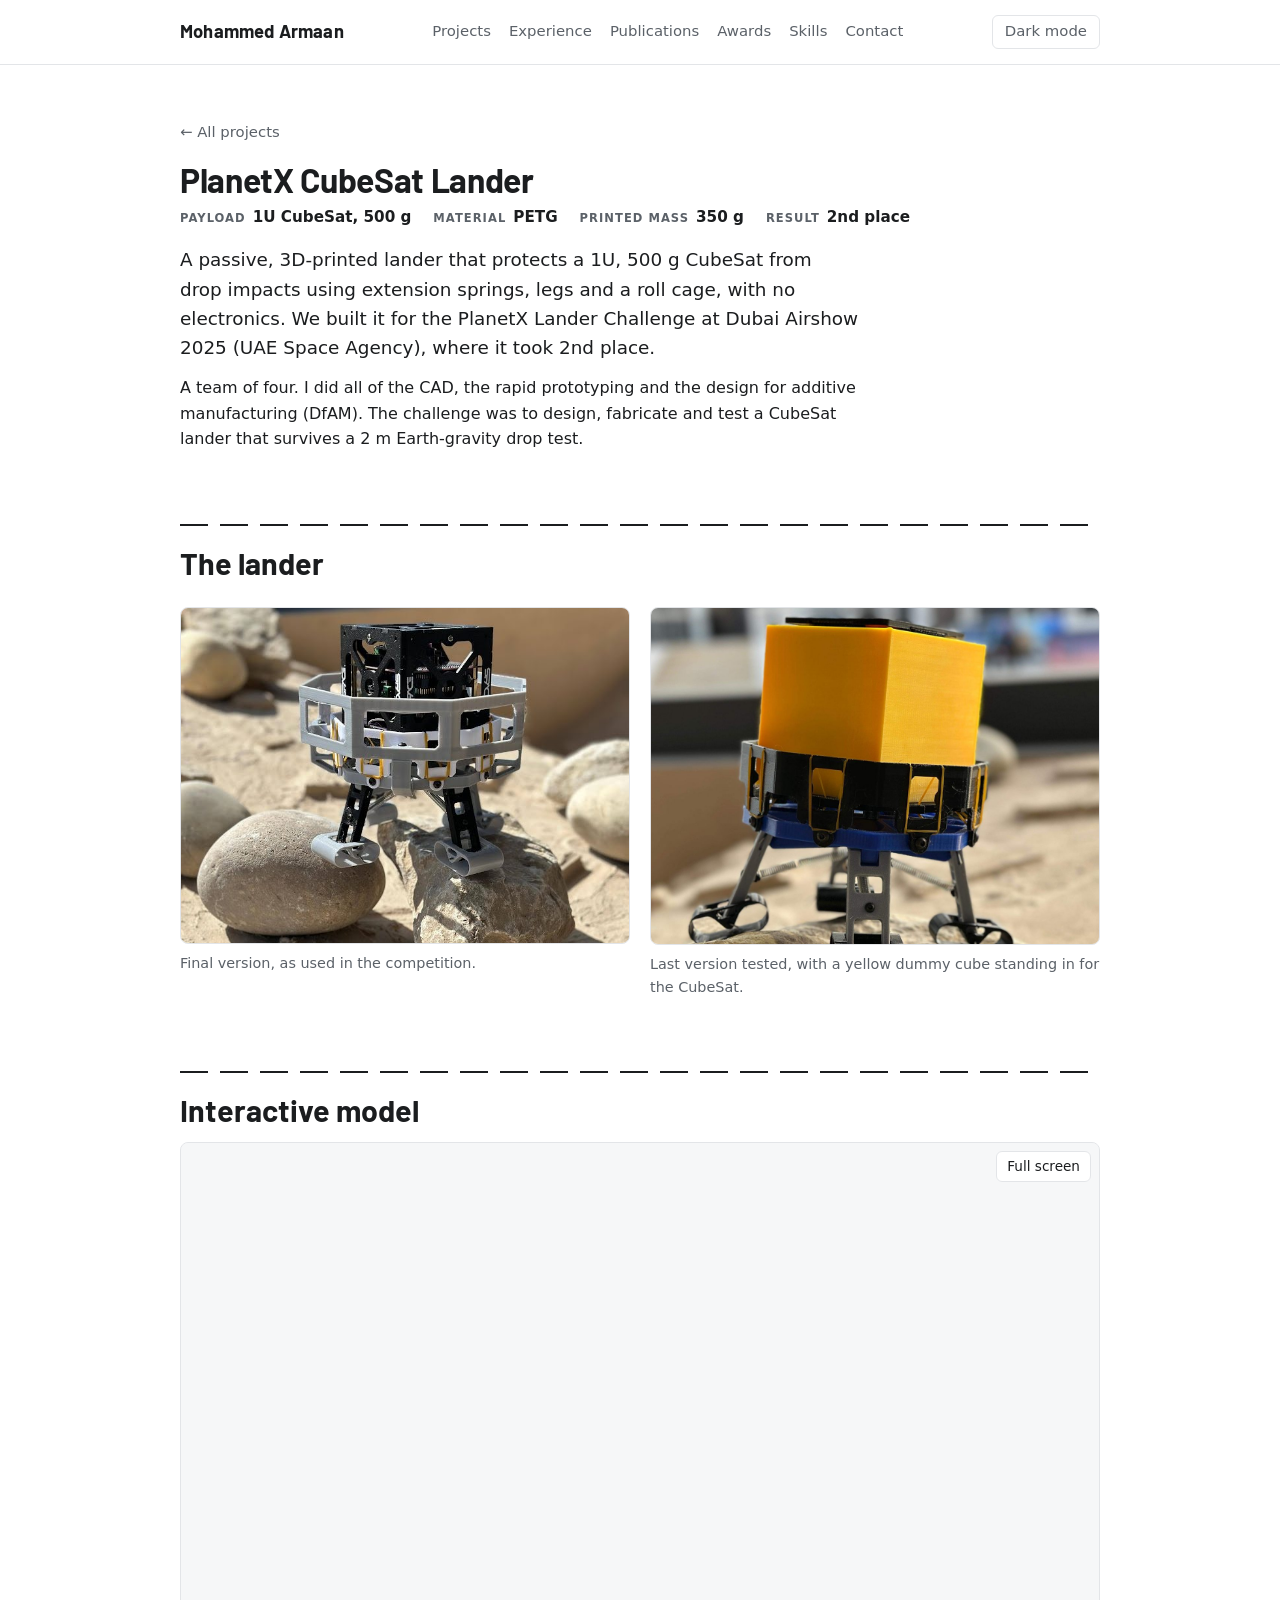
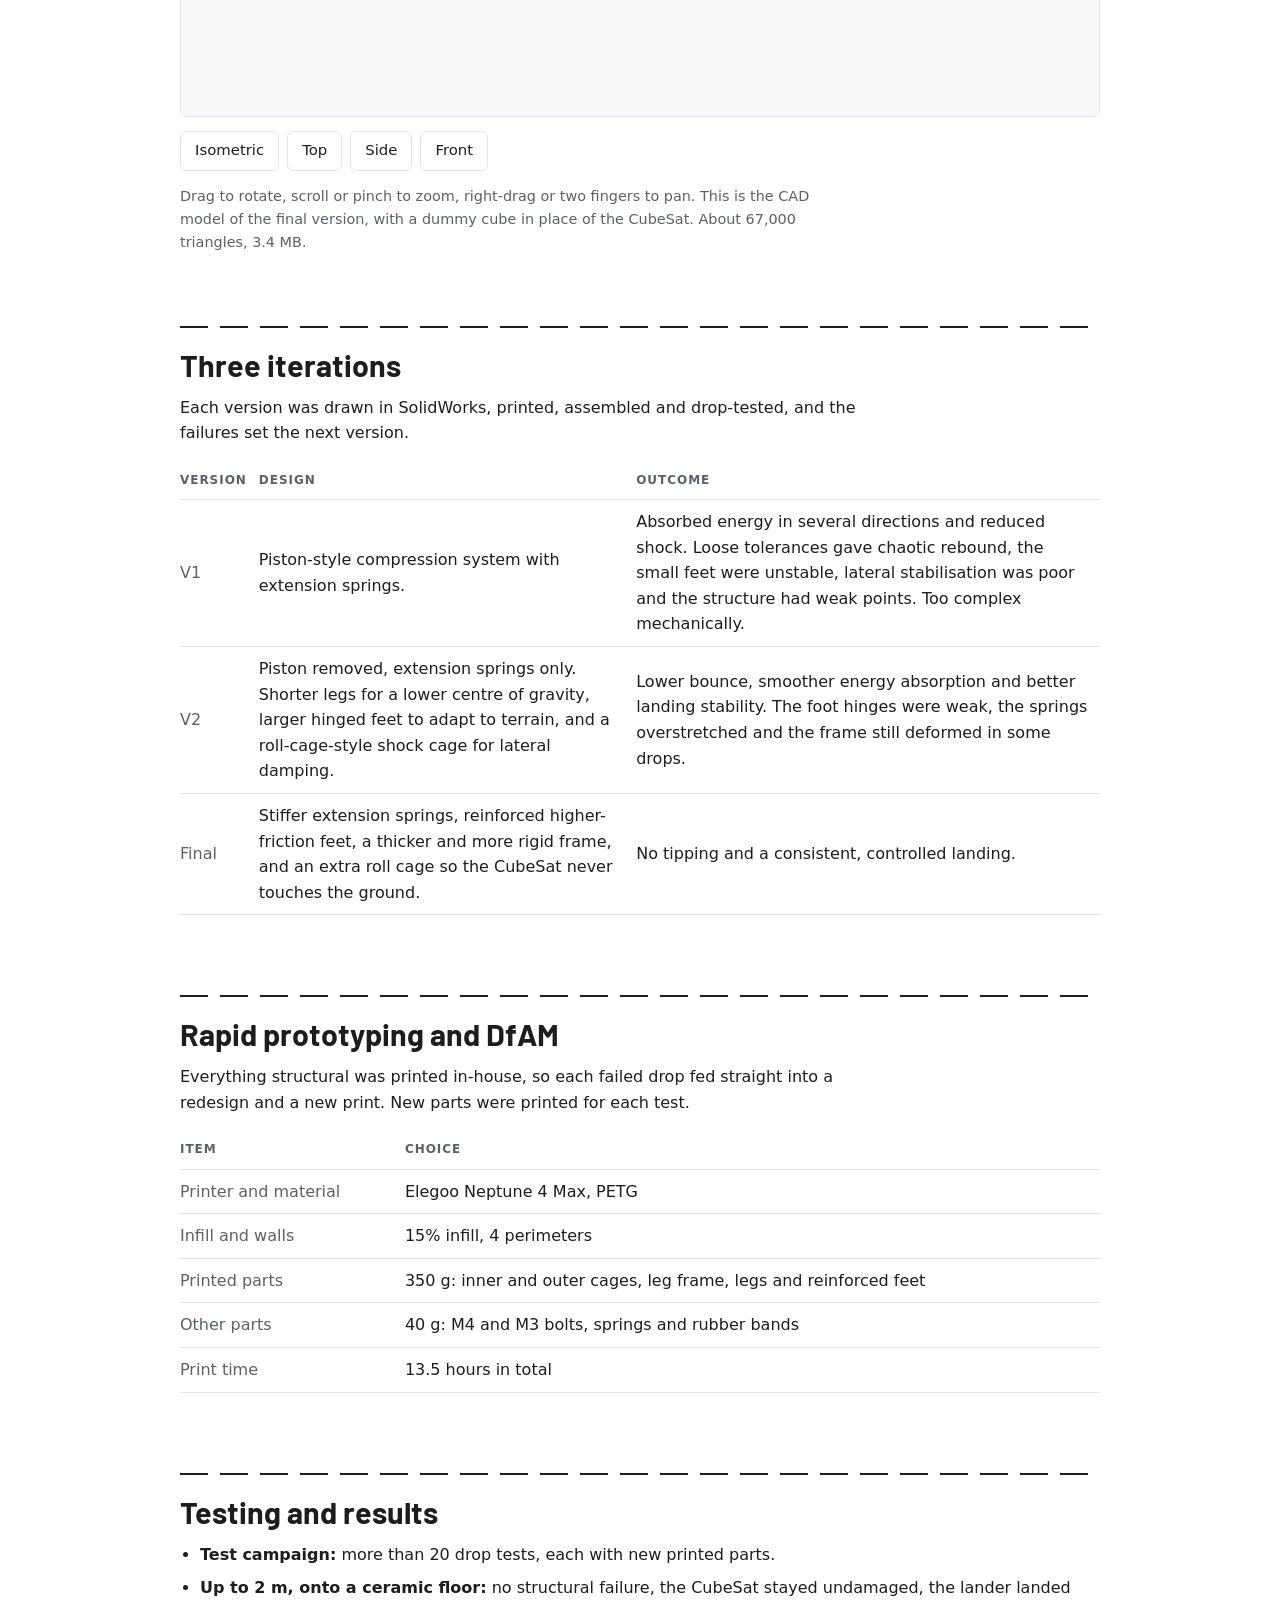
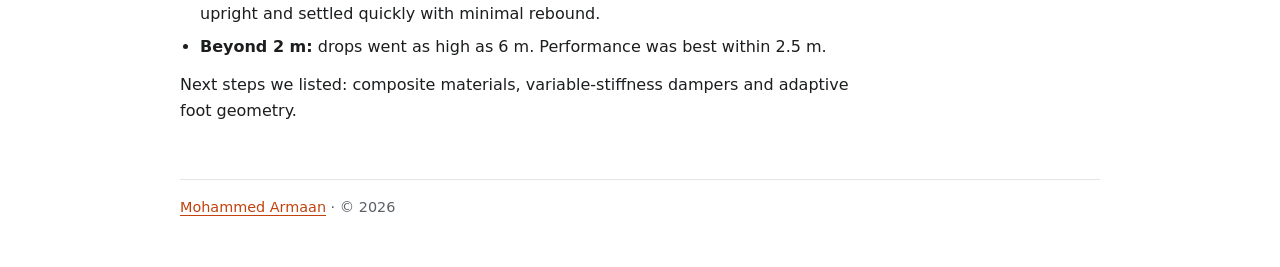
<file: lander.html>
<!doctype html>
<html lang="en">
<head>
<meta charset="utf-8">
<meta name="viewport" content="width=device-width, initial-scale=1">
<meta name="color-scheme" content="light dark">
<title>PlanetX CubeSat Lander – Mohammed Armaan</title>
<meta name="description" content="Passive 3D-printed PETG lander that protects a 1U, 500 g CubeSat in drop tests: interactive 3D model, three design iterations, rapid prototyping and test results. 2nd place, PlanetX Lander Challenge, Dubai Airshow 2025.">
<meta property="og:title" content="PlanetX CubeSat Lander">
<meta property="og:description" content="Passive spring-and-leg lander, 3D-printed in PETG and drop-tested with a 1U CubeSat. 2nd place at the PlanetX Lander Challenge, Dubai Airshow 2025.">
<meta property="og:type" content="article">
<link rel="icon" href="data:image/svg+xml,%3Csvg xmlns='http://www.w3.org/2000/svg' viewBox='0 0 32 32'%3E%3Crect width='32' height='32' rx='6' fill='%23c2410c'/%3E%3Ctext x='16' y='22' font-family='Arial' font-size='15' font-weight='700' fill='white' text-anchor='middle'%3EMA%3C/text%3E%3C/svg%3E">
<link rel="preload" href="vendor/fonts/barlow-700.woff2" as="font" type="font/woff2" crossorigin>
<link rel="stylesheet" href="styles.css?v=21">
<script src="js/theme.js?v=21"></script>
<style>
/* Critical viewer layout, kept inline so the viewer never depends on a cached stylesheet. */
.viewer{position:relative;width:100%;aspect-ratio:16/10;overflow:hidden}
.viewer canvas{position:absolute;inset:0;width:100%;height:100%;display:block;touch-action:none}
.viewer-status{position:absolute;inset:0}
.viewer-status[hidden]{display:none}
@media (max-width:560px){.viewer{aspect-ratio:1/1}}
</style>
<script type="importmap">
{ "imports": { "three": "./vendor/three.module.min.js", "three/addons/": "./vendor/" } }
</script>
</head>
<body>
<a class="skip" href="#main">Skip to content</a>

<header class="site-header">
  <div class="wrap bar">
    <a class="brand" href="index.html">Mohammed Armaan</a>
    <nav aria-label="Primary">
      <a href="index.html#projects">Projects</a>
      <a href="index.html#experience">Experience</a>
      <a href="index.html#publications">Publications</a>
      <a href="index.html#awards">Awards</a>
      <a href="index.html#skills">Skills</a>
      <a href="index.html#contact">Contact</a>
    </nav>
    <button type="button" class="theme-btn" id="theme-btn" hidden>Dark mode</button>
  </div>
</header>

<main id="main">
<section class="wrap page-head">
  <p class="crumb"><a href="index.html#projects">&larr; All projects</a></p>
  <h1 class="h1-sm">PlanetX CubeSat Lander</h1>
  <dl class="plate page"><div><dt>Payload</dt><dd>1U CubeSat, 500 g</dd></div><div><dt>Material</dt><dd>PETG</dd></div><div><dt>Printed mass</dt><dd>350 g</dd></div><div><dt>Result</dt><dd>2nd place</dd></div></dl>
  <p class="lead">A passive, 3D-printed lander that protects a 1U, 500 g CubeSat from drop impacts using extension springs, legs and a roll cage, with no electronics. We built it for the PlanetX Lander Challenge at Dubai Airshow 2025 (UAE Space Agency), where it took 2nd place.</p>
  <p class="plain">A team of four. I did all of the CAD, the rapid prototyping and the design for additive manufacturing (DfAM). The challenge was to design, fabricate and test a CubeSat lander that survives a 2 m Earth-gravity drop test.</p>
</section>

<section class="wrap" aria-labelledby="h-photos">
  <h2 id="h-photos">The lander</h2>
  <div class="fig-grid">
    <figure class="fig">
      <img src="img/lander-final.jpg" alt="The grey and black final lander standing on rocks in sand, with a black CubeSat on top held inside an octagonal roll cage." width="686" height="514" loading="lazy">
      <figcaption>Final version, as used in the competition.</figcaption>
    </figure>
    <figure class="fig">
      <img src="img/lander-tested.jpg" alt="Close view of the last tested version: grey legs with black looped feet and springs, a blue base plate, a black cage and a yellow dummy cube in place of the CubeSat." width="1200" height="900" loading="lazy">
      <figcaption>Last version tested, with a yellow dummy cube standing in for the CubeSat.</figcaption>
    </figure>
  </div>
</section>

<section class="wrap" aria-labelledby="h-model">
  <h2 id="h-model">Interactive model</h2>

  <div id="lander-viewer" class="viewer" role="group" aria-label="Interactive 3D model of the lander CAD">
    <canvas id="lander-canvas" tabindex="0" aria-label="3D view. Drag to rotate, scroll to zoom, arrow keys to pan."></canvas>
    <p id="lander-status" class="viewer-status">Loading 3D model…</p>
  </div>

  <div class="viewer-ui">
    <div class="view-btns" role="group" aria-label="Camera views">
      <button type="button" data-view="iso">Isometric</button>
      <button type="button" data-view="top">Top</button>
      <button type="button" data-view="side">Side</button>
      <button type="button" data-view="front">Front</button>
    </div>
  </div>
  <p class="hint">Drag to rotate, scroll or pinch to zoom, right-drag or two fingers to pan. This is the CAD model of the final version, with a dummy cube in place of the CubeSat. About 67,000 triangles, 3.4 MB.</p>
  <noscript><p class="hint">The interactive model needs JavaScript.</p></noscript>
</section>

<section class="wrap" aria-labelledby="h-iter">
  <h2 id="h-iter">Three iterations</h2>
  <p class="plain">Each version was drawn in SolidWorks, printed, assembled and drop-tested, and the failures set the next version.</p>
  <table class="data">
    <thead><tr><th scope="col">Version</th><th scope="col">Design</th><th scope="col">Outcome</th></tr></thead>
    <tbody>
      <tr><th scope="row">V1</th><td>Piston-style compression system with extension springs.</td><td>Absorbed energy in several directions and reduced shock. Loose tolerances gave chaotic rebound, the small feet were unstable, lateral stabilisation was poor and the structure had weak points. Too complex mechanically.</td></tr>
      <tr><th scope="row">V2</th><td>Piston removed, extension springs only. Shorter legs for a lower centre of gravity, larger hinged feet to adapt to terrain, and a roll-cage-style shock cage for lateral damping.</td><td>Lower bounce, smoother energy absorption and better landing stability. The foot hinges were weak, the springs overstretched and the frame still deformed in some drops.</td></tr>
      <tr><th scope="row">Final</th><td>Stiffer extension springs, reinforced higher-friction feet, a thicker and more rigid frame, and an extra roll cage so the CubeSat never touches the ground.</td><td>No tipping and a consistent, controlled landing.</td></tr>
    </tbody>
  </table>
</section>

<section class="wrap" aria-labelledby="h-am">
  <h2 id="h-am">Rapid prototyping and DfAM</h2>
  <p class="plain">Everything structural was printed in-house, so each failed drop fed straight into a redesign and a new print. New parts were printed for each test.</p>
  <table class="data">
    <thead><tr><th scope="col">Item</th><th scope="col">Choice</th></tr></thead>
    <tbody>
      <tr><th scope="row">Printer and material</th><td>Elegoo Neptune 4 Max, PETG</td></tr>
      <tr><th scope="row">Infill and walls</th><td>15% infill, 4 perimeters</td></tr>
      <tr><th scope="row">Printed parts</th><td>350 g: inner and outer cages, leg frame, legs and reinforced feet</td></tr>
      <tr><th scope="row">Other parts</th><td>40 g: M4 and M3 bolts, springs and rubber bands</td></tr>
      <tr><th scope="row">Print time</th><td>13.5 hours in total</td></tr>
    </tbody>
  </table>
</section>

<section class="wrap" aria-labelledby="h-test">
  <h2 id="h-test">Testing and results</h2>
  <ul class="facts">
    <li><strong>Test campaign:</strong> more than 20 drop tests, each with new printed parts.</li>
    <li><strong>Up to 2 m, onto a ceramic floor:</strong> no structural failure, the CubeSat stayed undamaged, the lander landed upright and settled quickly with minimal rebound.</li>
    <li><strong>Beyond 2 m:</strong> drops went as high as 6 m. Performance was best within 2.5 m.</li>
  </ul>
  <p class="plain">Next steps we listed: composite materials, variable-stiffness dampers and adaptive foot geometry.</p>
</section>
</main>

<footer class="wrap site-footer">
  <p><a href="index.html">Mohammed Armaan</a> · © 2026</p>
</footer>

<script>
  // If the module viewer has not started after 10 s, say so plainly.
  setTimeout(function () {
    document.querySelectorAll('.viewer-status').forEach(function (s) {
      if (!s.dataset.ready && !s.dataset.failed) { s.hidden = false; s.textContent = 'The 3D viewer did not start. Your browser may not support WebGL, or the files are still loading.'; }
    });
  }, 10000);
</script>
<script type="module" src="js/viewer-lander.js?v=21"></script>
</body>
</html>
</file>
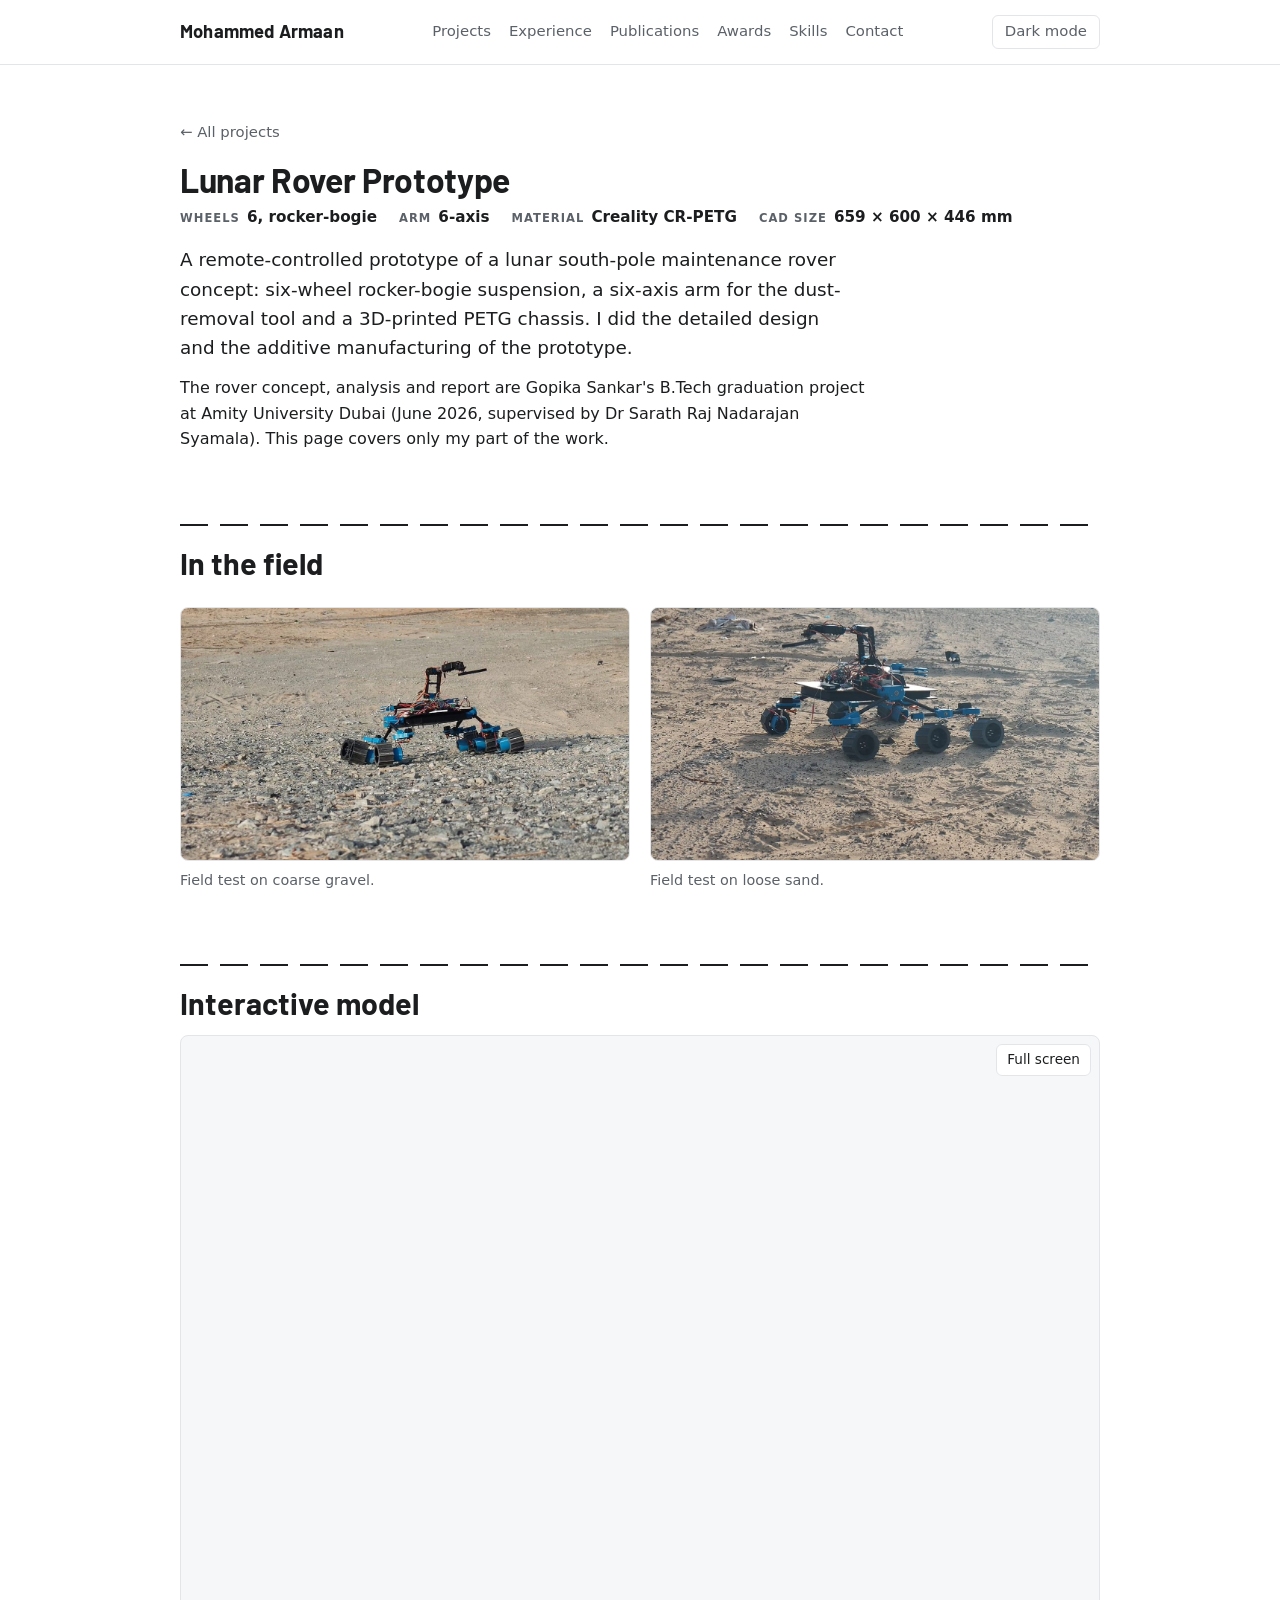
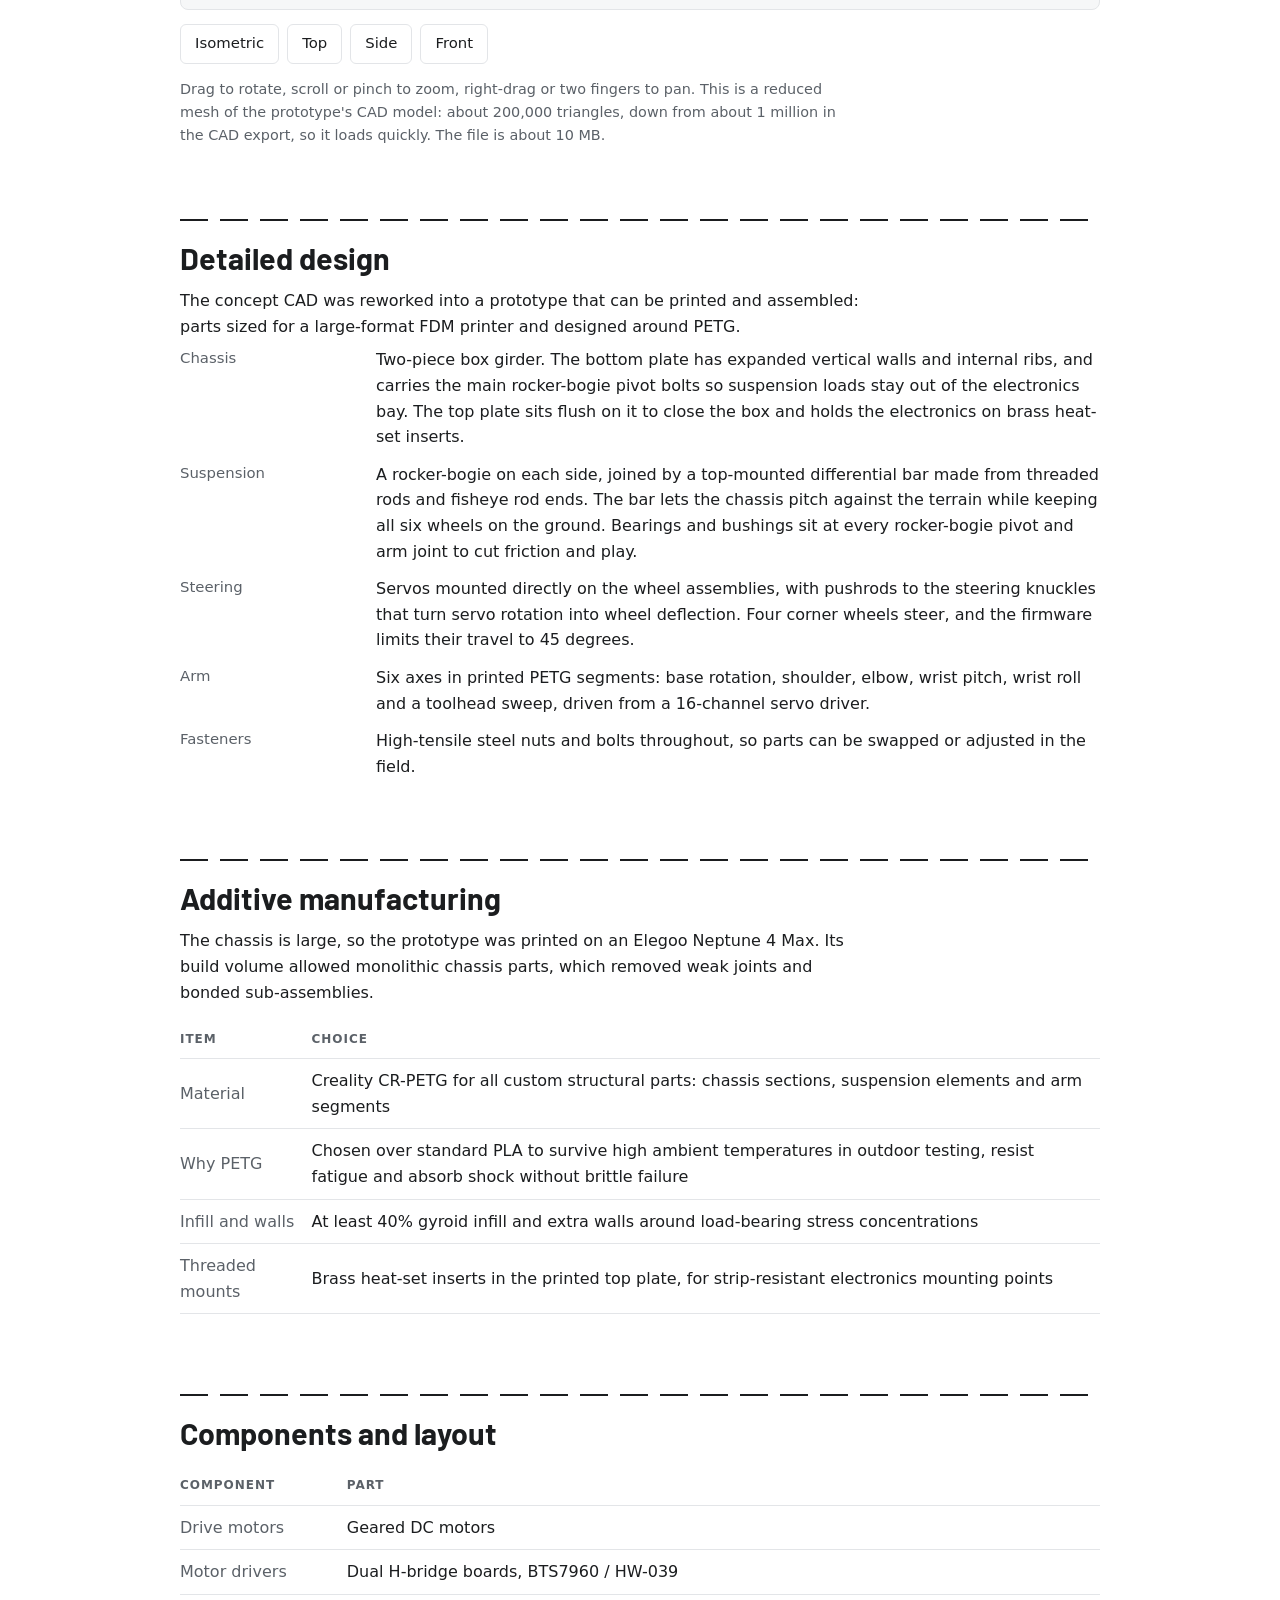
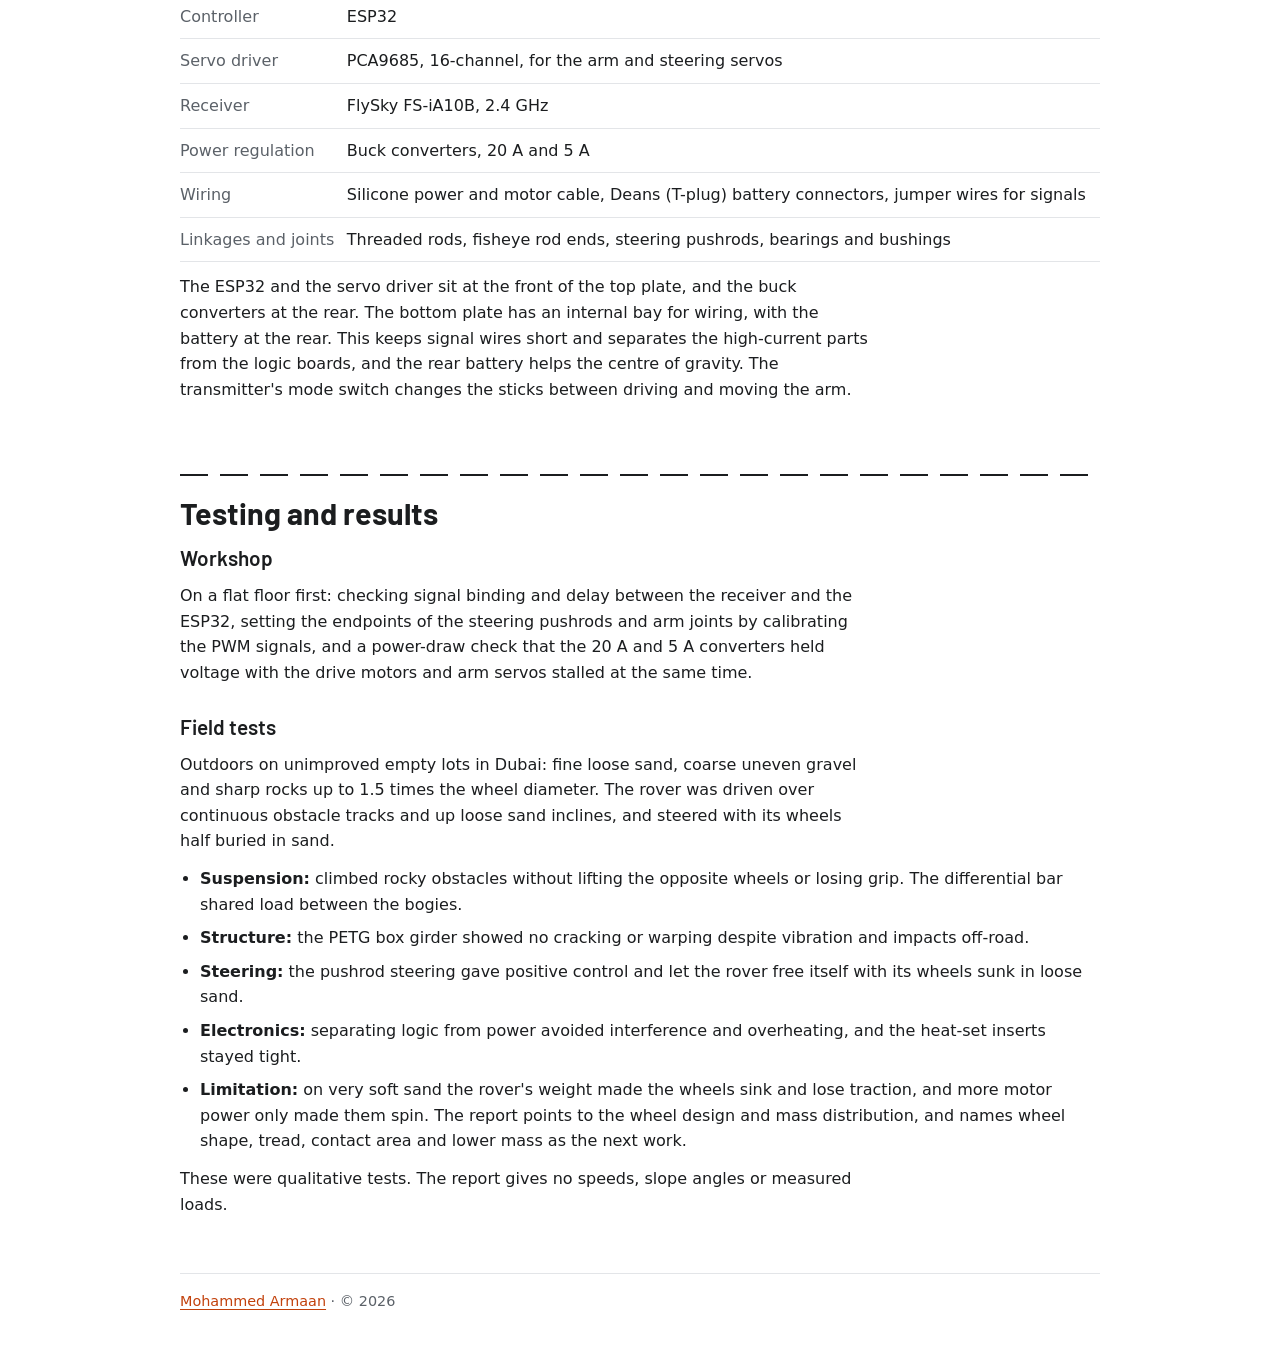
<file: rover.html>
<!doctype html>
<html lang="en">
<head>
<meta charset="utf-8">
<meta name="viewport" content="width=device-width, initial-scale=1">
<meta name="color-scheme" content="light dark">
<title>Lunar Rover Prototype – Mohammed Armaan</title>
<meta name="description" content="Detailed design and 3D-printed PETG prototype of a six-wheel rocker-bogie lunar rover with a six-axis arm: interactive 3D model, chassis and suspension design, printing strategy, components and desert field tests.">
<meta property="og:title" content="Lunar Rover Prototype">
<meta property="og:description" content="Six-wheel rocker-bogie rover with a six-axis arm, designed in detail and 3D-printed in PETG, tested on sand and gravel.">
<meta property="og:type" content="article">
<link rel="icon" href="data:image/svg+xml,%3Csvg xmlns='http://www.w3.org/2000/svg' viewBox='0 0 32 32'%3E%3Crect width='32' height='32' rx='6' fill='%23c2410c'/%3E%3Ctext x='16' y='22' font-family='Arial' font-size='15' font-weight='700' fill='white' text-anchor='middle'%3EMA%3C/text%3E%3C/svg%3E">
<link rel="preload" href="vendor/fonts/barlow-700.woff2" as="font" type="font/woff2" crossorigin>
<link rel="stylesheet" href="styles.css?v=21">
<script src="js/theme.js?v=21"></script>
<style>
/* Critical viewer layout, kept inline so the viewer never depends on a cached stylesheet. */
.viewer{position:relative;width:100%;aspect-ratio:16/10;overflow:hidden}
.viewer canvas{position:absolute;inset:0;width:100%;height:100%;display:block;touch-action:none}
.viewer-status{position:absolute;inset:0}
.viewer-status[hidden]{display:none}
@media (max-width:560px){.viewer{aspect-ratio:1/1}}
</style>
<script type="importmap">
{ "imports": { "three": "./vendor/three.module.min.js", "three/addons/": "./vendor/" } }
</script>
</head>
<body>
<a class="skip" href="#main">Skip to content</a>

<header class="site-header">
  <div class="wrap bar">
    <a class="brand" href="index.html">Mohammed Armaan</a>
    <nav aria-label="Primary">
      <a href="index.html#projects">Projects</a>
      <a href="index.html#experience">Experience</a>
      <a href="index.html#publications">Publications</a>
      <a href="index.html#awards">Awards</a>
      <a href="index.html#skills">Skills</a>
      <a href="index.html#contact">Contact</a>
    </nav>
    <button type="button" class="theme-btn" id="theme-btn" hidden>Dark mode</button>
  </div>
</header>

<main id="main">
<section class="wrap page-head">
  <p class="crumb"><a href="index.html#projects">&larr; All projects</a></p>
  <h1 class="h1-sm">Lunar Rover Prototype</h1>
  <dl class="plate page"><div><dt>Wheels</dt><dd>6, rocker-bogie</dd></div><div><dt>Arm</dt><dd>6-axis</dd></div><div><dt>Material</dt><dd>Creality CR-PETG</dd></div><div><dt>CAD size</dt><dd>659 &times; 600 &times; 446 mm</dd></div></dl>
  <p class="lead">A remote-controlled prototype of a lunar south-pole maintenance rover concept: six-wheel rocker-bogie suspension, a six-axis arm for the dust-removal tool and a 3D-printed PETG chassis. I did the detailed design and the additive manufacturing of the prototype.</p>
  <p class="plain">The rover concept, analysis and report are Gopika Sankar's B.Tech graduation project at Amity University Dubai (June 2026, supervised by Dr Sarath Raj Nadarajan Syamala). This page covers only my part of the work.</p>
</section>

<section class="wrap" aria-labelledby="h-field">
  <h2 id="h-field">In the field</h2>
  <div class="fig-grid">
    <figure class="fig">
      <img src="img/rover-field-gravel.jpg" alt="The blue and black 3D-printed rover on coarse gravel, with its six-axis arm raised." width="1200" height="677" loading="lazy">
      <figcaption>Field test on coarse gravel.</figcaption>
    </figure>
    <figure class="fig">
      <img src="img/rover-field-sand.jpg" alt="The rover on loose sand, seen from the side, with the arm folded over the chassis plate." width="1200" height="677" loading="lazy">
      <figcaption>Field test on loose sand.</figcaption>
    </figure>
  </div>
</section>

<section class="wrap" aria-labelledby="h-model">
  <h2 id="h-model">Interactive model</h2>

  <div id="rover-viewer" class="viewer" role="group" aria-label="Interactive 3D model of the rover prototype CAD">
    <canvas id="rover-canvas" tabindex="0" aria-label="3D view. Drag to rotate, scroll to zoom, arrow keys to pan."></canvas>
    <p id="rover-status" class="viewer-status">Loading 3D model…</p>
  </div>

  <div class="viewer-ui">
    <div class="view-btns" role="group" aria-label="Camera views">
      <button type="button" data-view="iso">Isometric</button>
      <button type="button" data-view="top">Top</button>
      <button type="button" data-view="side">Side</button>
      <button type="button" data-view="front">Front</button>
    </div>
  </div>
  <p class="hint">Drag to rotate, scroll or pinch to zoom, right-drag or two fingers to pan. This is a reduced mesh of the prototype's CAD model: about 200,000 triangles, down from about 1 million in the CAD export, so it loads quickly. The file is about 10 MB.</p>
  <noscript><p class="hint">The interactive model needs JavaScript.</p></noscript>
</section>

<section class="wrap" aria-labelledby="h-design">
  <h2 id="h-design">Detailed design</h2>
  <p class="plain">The concept CAD was reworked into a prototype that can be printed and assembled: parts sized for a large-format FDM printer and designed around PETG.</p>
  <dl class="specs">
    <dt>Chassis</dt><dd>Two-piece box girder. The bottom plate has expanded vertical walls and internal ribs, and carries the main rocker-bogie pivot bolts so suspension loads stay out of the electronics bay. The top plate sits flush on it to close the box and holds the electronics on brass heat-set inserts.</dd>
    <dt>Suspension</dt><dd>A rocker-bogie on each side, joined by a top-mounted differential bar made from threaded rods and fisheye rod ends. The bar lets the chassis pitch against the terrain while keeping all six wheels on the ground. Bearings and bushings sit at every rocker-bogie pivot and arm joint to cut friction and play.</dd>
    <dt>Steering</dt><dd>Servos mounted directly on the wheel assemblies, with pushrods to the steering knuckles that turn servo rotation into wheel deflection. Four corner wheels steer, and the firmware limits their travel to 45 degrees.</dd>
    <dt>Arm</dt><dd>Six axes in printed PETG segments: base rotation, shoulder, elbow, wrist pitch, wrist roll and a toolhead sweep, driven from a 16-channel servo driver.</dd>
    <dt>Fasteners</dt><dd>High-tensile steel nuts and bolts throughout, so parts can be swapped or adjusted in the field.</dd>
  </dl>
</section>

<section class="wrap" aria-labelledby="h-am">
  <h2 id="h-am">Additive manufacturing</h2>
  <p class="plain">The chassis is large, so the prototype was printed on an Elegoo Neptune 4 Max. Its build volume allowed monolithic chassis parts, which removed weak joints and bonded sub-assemblies.</p>
  <table class="data">
    <thead><tr><th scope="col">Item</th><th scope="col">Choice</th></tr></thead>
    <tbody>
      <tr><th scope="row">Material</th><td>Creality CR-PETG for all custom structural parts: chassis sections, suspension elements and arm segments</td></tr>
      <tr><th scope="row">Why PETG</th><td>Chosen over standard PLA to survive high ambient temperatures in outdoor testing, resist fatigue and absorb shock without brittle failure</td></tr>
      <tr><th scope="row">Infill and walls</th><td>At least 40% gyroid infill and extra walls around load-bearing stress concentrations</td></tr>
      <tr><th scope="row">Threaded mounts</th><td>Brass heat-set inserts in the printed top plate, for strip-resistant electronics mounting points</td></tr>
    </tbody>
  </table>
</section>

<section class="wrap" aria-labelledby="h-parts">
  <h2 id="h-parts">Components and layout</h2>
  <table class="data">
    <thead><tr><th scope="col">Component</th><th scope="col">Part</th></tr></thead>
    <tbody>
      <tr><th scope="row">Drive motors</th><td>Geared DC motors</td></tr>
      <tr><th scope="row">Motor drivers</th><td>Dual H-bridge boards, BTS7960 / HW-039</td></tr>
      <tr><th scope="row">Controller</th><td>ESP32</td></tr>
      <tr><th scope="row">Servo driver</th><td>PCA9685, 16-channel, for the arm and steering servos</td></tr>
      <tr><th scope="row">Receiver</th><td>FlySky FS-iA10B, 2.4 GHz</td></tr>
      <tr><th scope="row">Power regulation</th><td>Buck converters, 20 A and 5 A</td></tr>
      <tr><th scope="row">Wiring</th><td>Silicone power and motor cable, Deans (T-plug) battery connectors, jumper wires for signals</td></tr>
      <tr><th scope="row">Linkages and joints</th><td>Threaded rods, fisheye rod ends, steering pushrods, bearings and bushings</td></tr>
    </tbody>
  </table>
  <p class="plain">The ESP32 and the servo driver sit at the front of the top plate, and the buck converters at the rear. The bottom plate has an internal bay for wiring, with the battery at the rear. This keeps signal wires short and separates the high-current parts from the logic boards, and the rear battery helps the centre of gravity. The transmitter's mode switch changes the sticks between driving and moving the arm.</p>
</section>

<section class="wrap" aria-labelledby="h-test">
  <h2 id="h-test">Testing and results</h2>
  <h3>Workshop</h3>
  <p class="plain">On a flat floor first: checking signal binding and delay between the receiver and the ESP32, setting the endpoints of the steering pushrods and arm joints by calibrating the PWM signals, and a power-draw check that the 20 A and 5 A converters held voltage with the drive motors and arm servos stalled at the same time.</p>
  <h3>Field tests</h3>
  <p class="plain">Outdoors on unimproved empty lots in Dubai: fine loose sand, coarse uneven gravel and sharp rocks up to 1.5 times the wheel diameter. The rover was driven over continuous obstacle tracks and up loose sand inclines, and steered with its wheels half buried in sand.</p>
  <ul class="facts">
    <li><strong>Suspension:</strong> climbed rocky obstacles without lifting the opposite wheels or losing grip. The differential bar shared load between the bogies.</li>
    <li><strong>Structure:</strong> the PETG box girder showed no cracking or warping despite vibration and impacts off-road.</li>
    <li><strong>Steering:</strong> the pushrod steering gave positive control and let the rover free itself with its wheels sunk in loose sand.</li>
    <li><strong>Electronics:</strong> separating logic from power avoided interference and overheating, and the heat-set inserts stayed tight.</li>
    <li><strong>Limitation:</strong> on very soft sand the rover's weight made the wheels sink and lose traction, and more motor power only made them spin. The report points to the wheel design and mass distribution, and names wheel shape, tread, contact area and lower mass as the next work.</li>
  </ul>
  <p class="plain">These were qualitative tests. The report gives no speeds, slope angles or measured loads.</p>
</section>
</main>

<footer class="wrap site-footer">
  <p><a href="index.html">Mohammed Armaan</a> · © 2026</p>
</footer>

<script>
  // If the module viewer has not started after 10 s, say so plainly. The rover model is large, so allow longer.
  setTimeout(function () {
    document.querySelectorAll('.viewer-status').forEach(function (s) {
      if (!s.dataset.ready && !s.dataset.failed) { s.hidden = false; s.textContent = 'The 3D viewer did not start. Your browser may not support WebGL, or the files are still loading.'; }
    });
  }, 10000);
</script>
<script type="module" src="js/viewer-rover.js?v=21"></script>
</body>
</html>
</file>
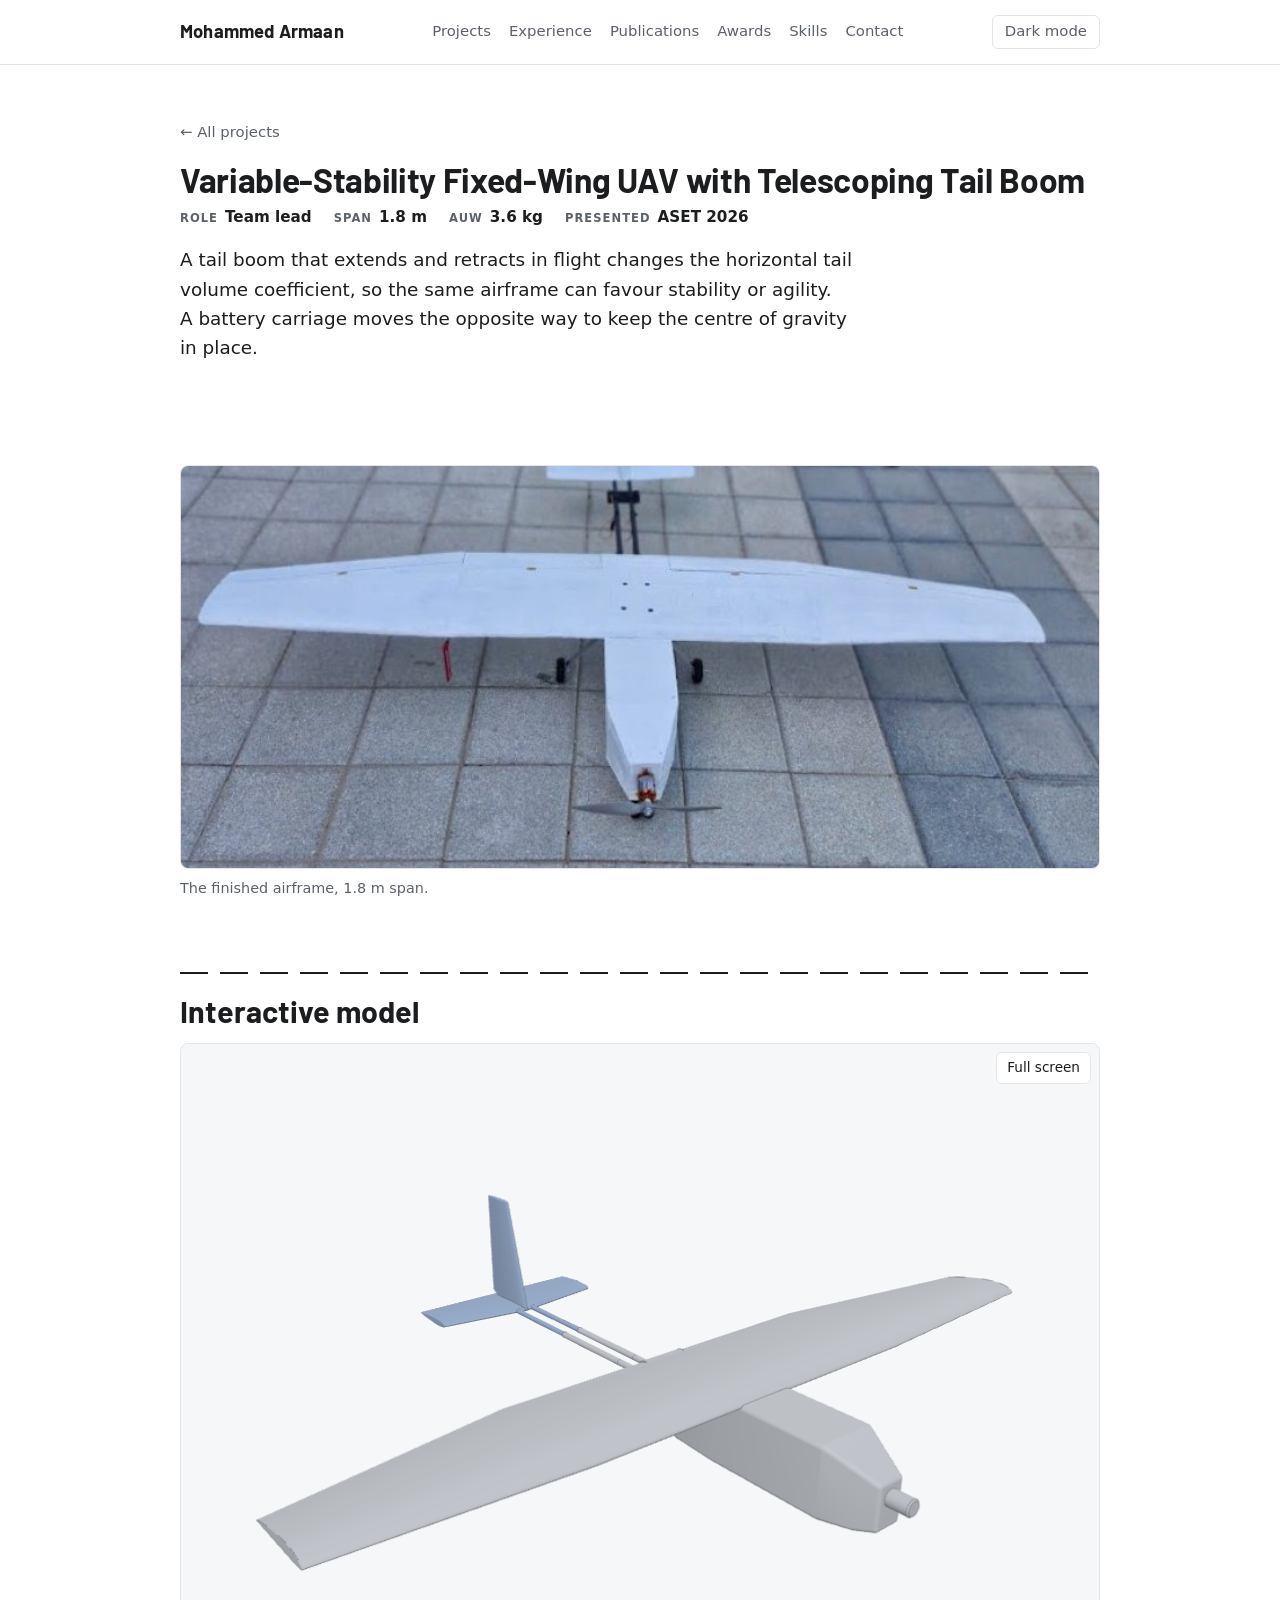
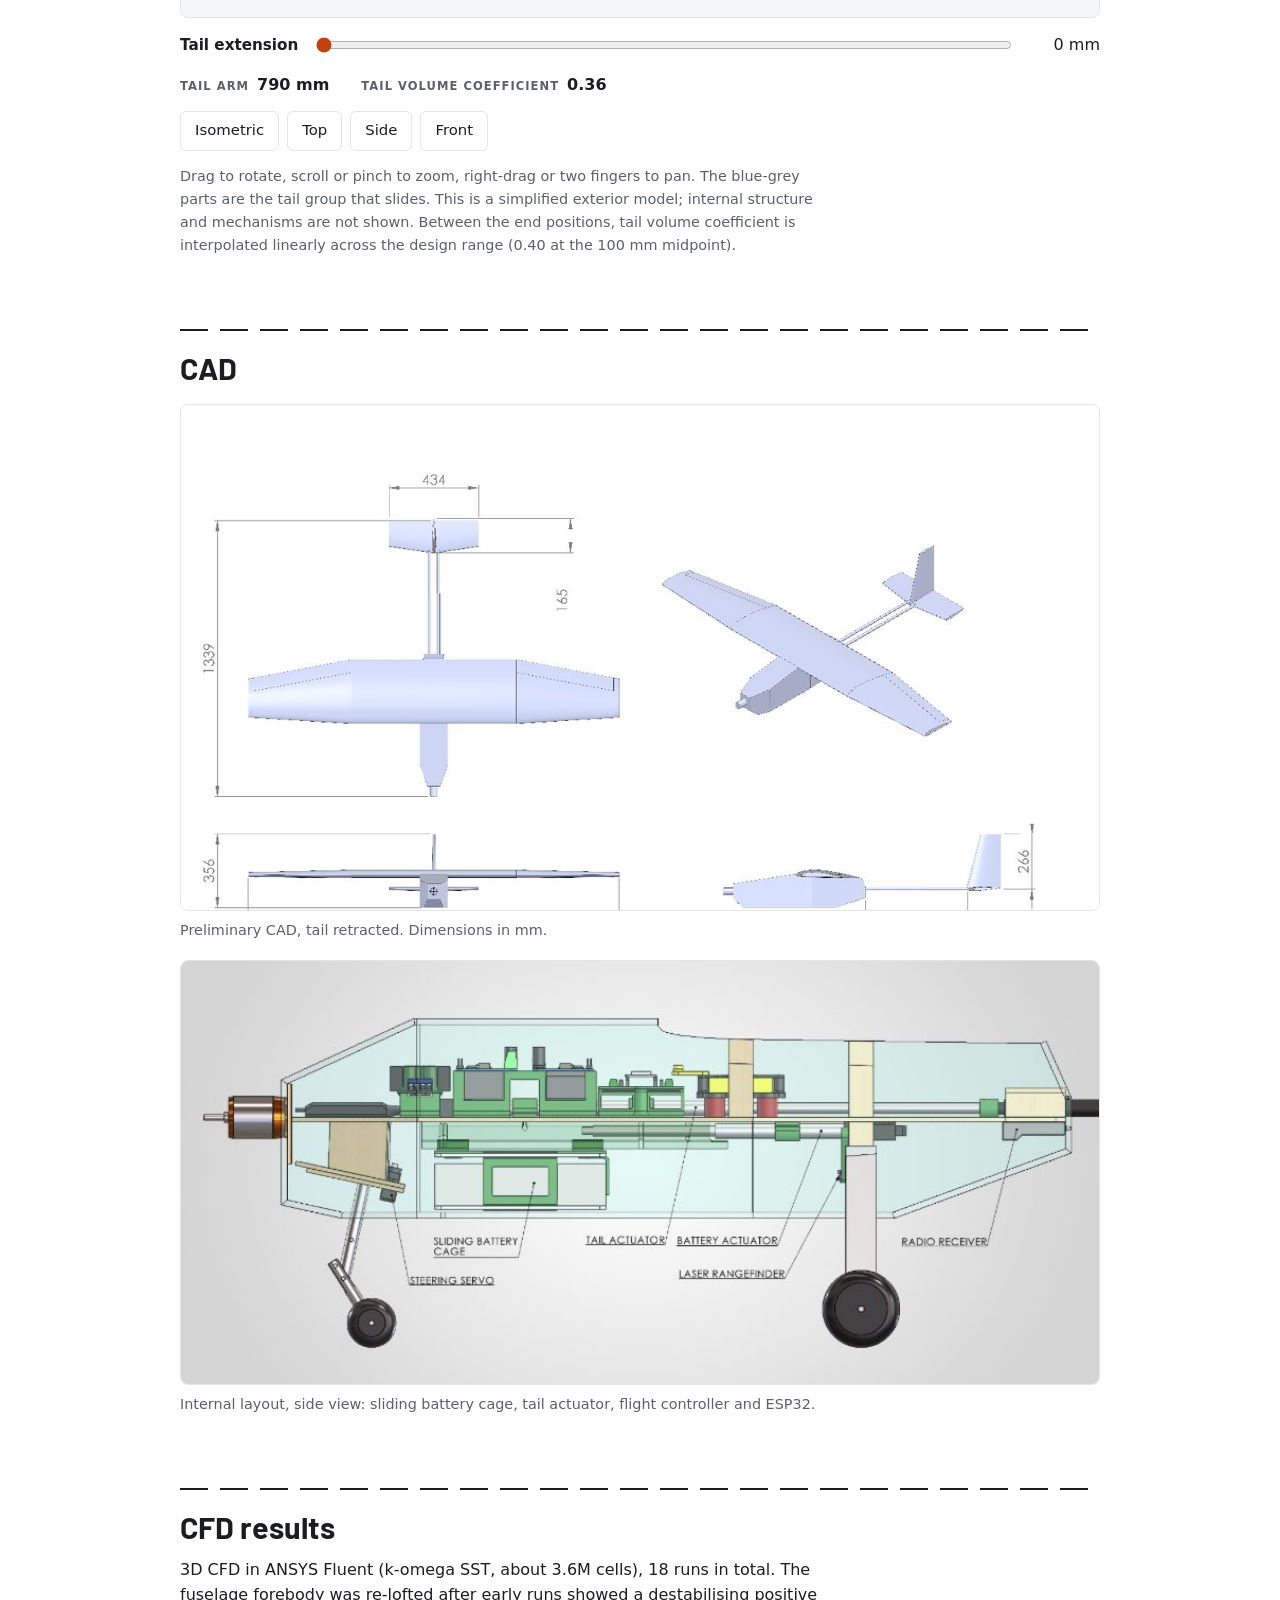
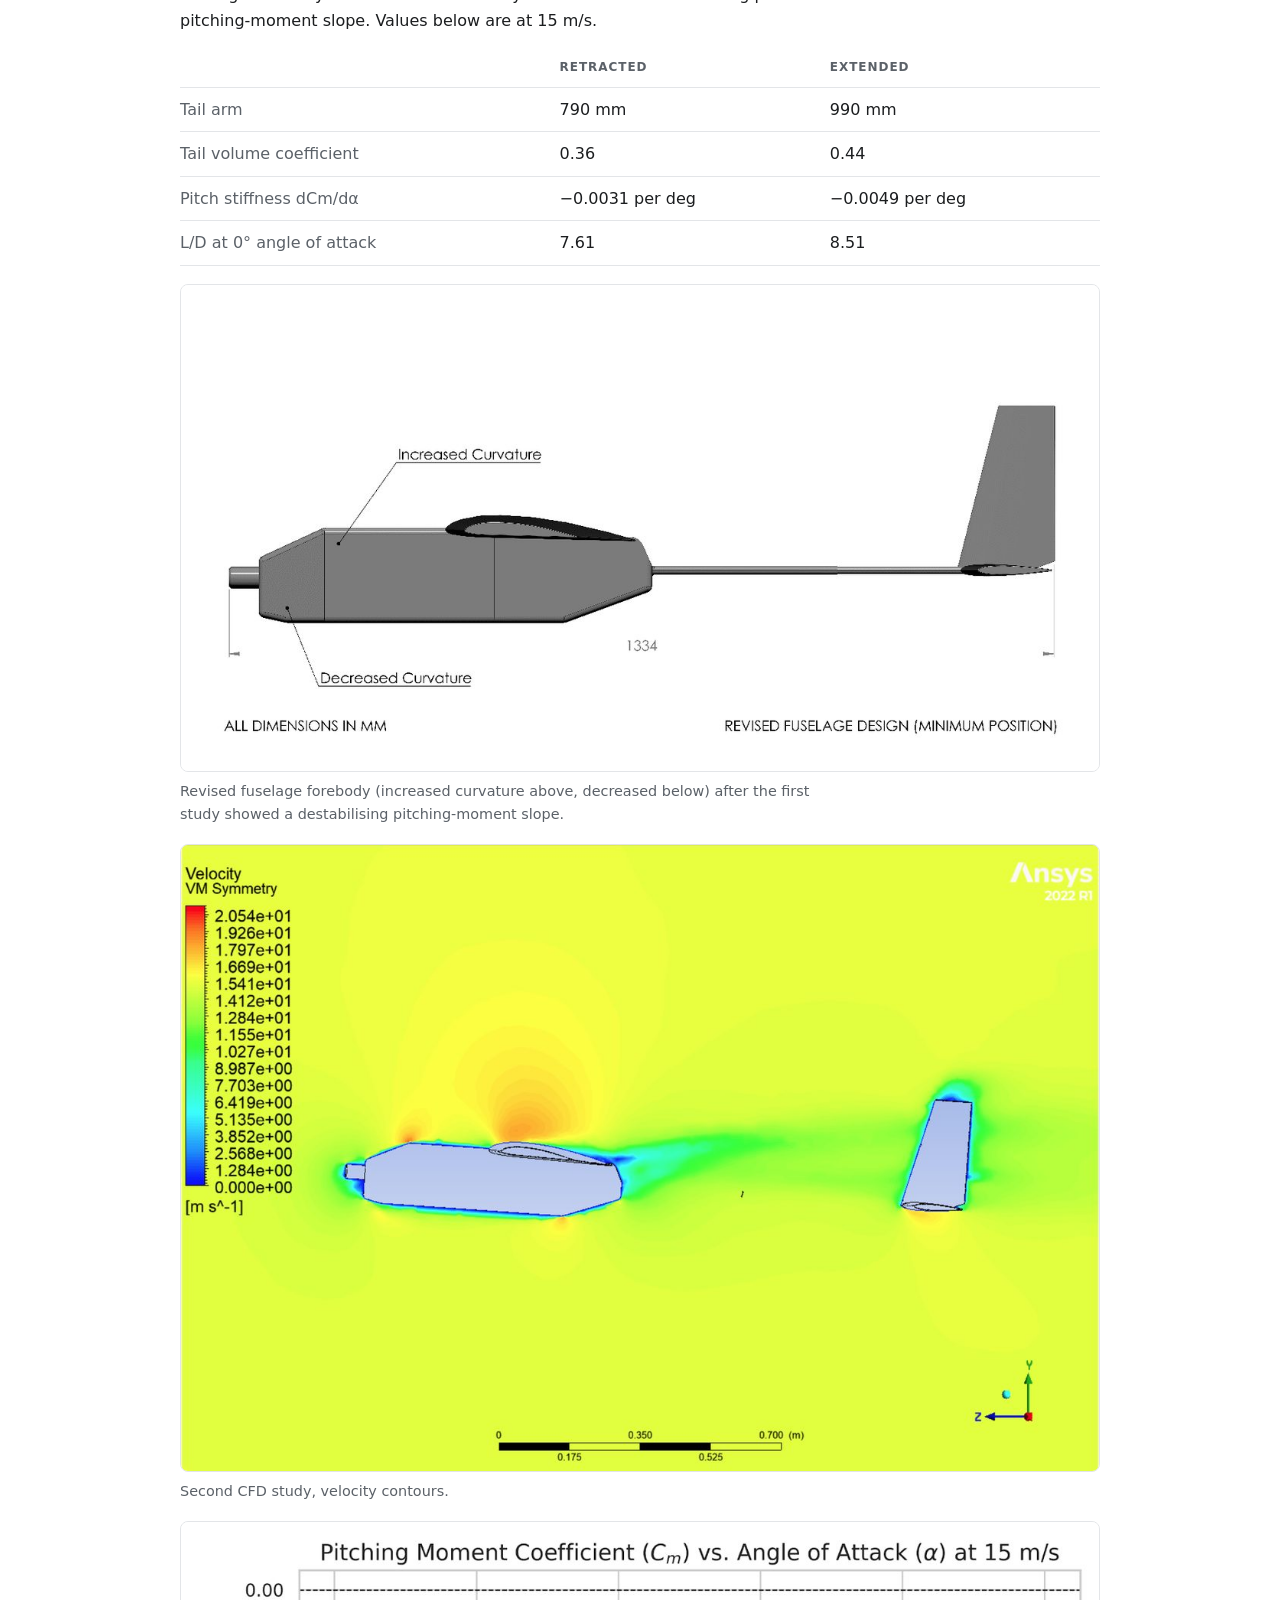
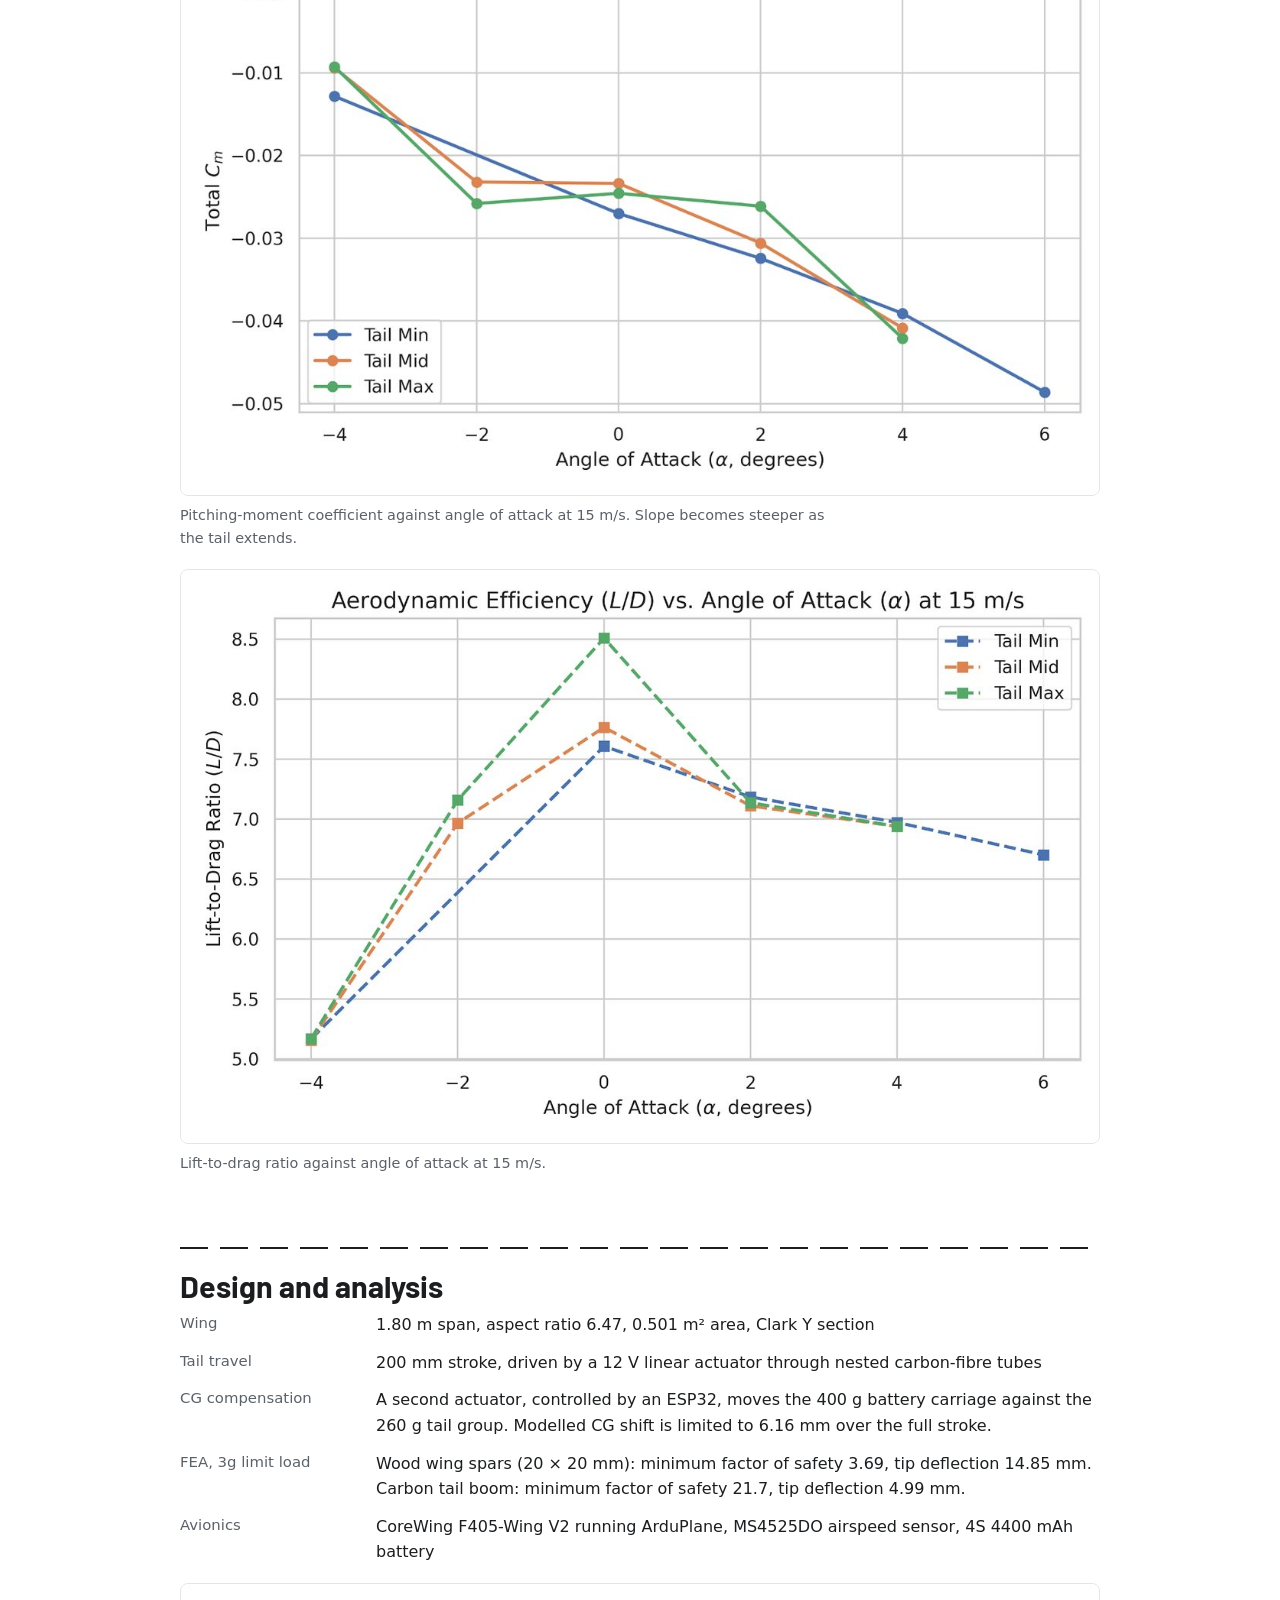
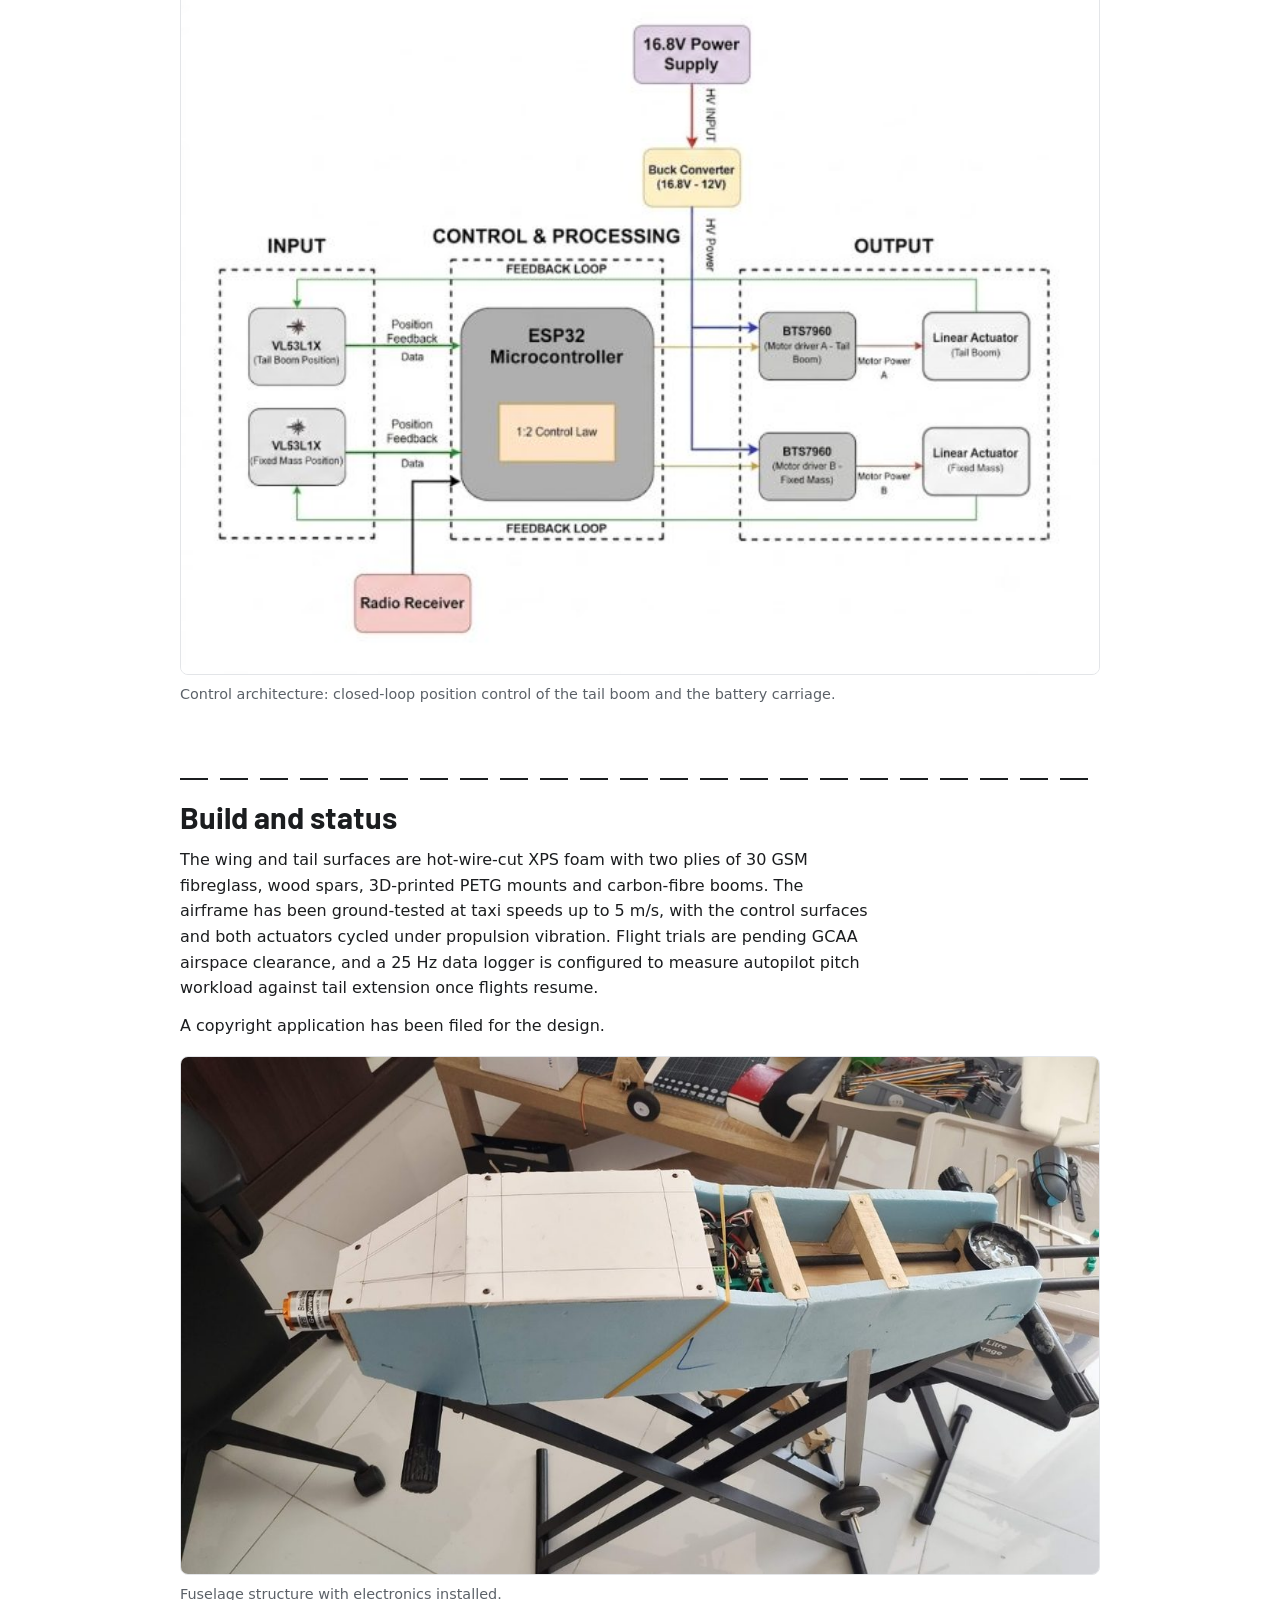
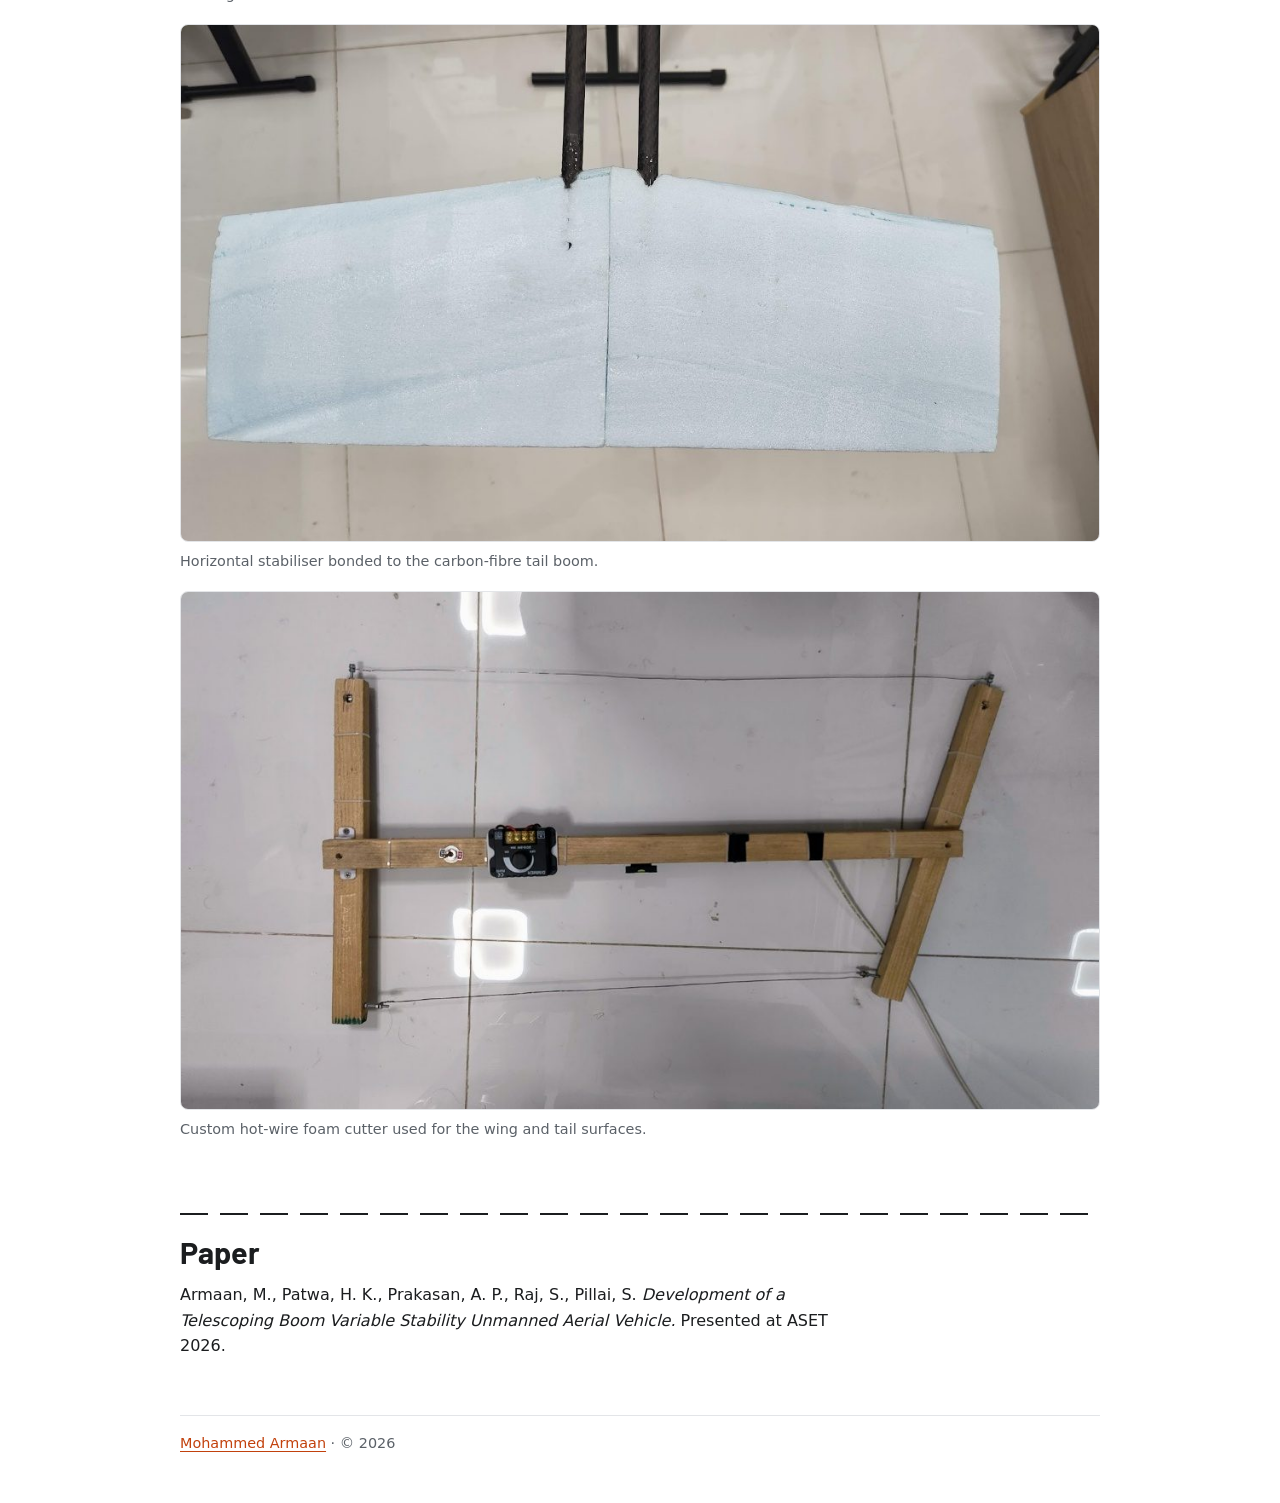
<file: variable-stability-uav.html>
<!doctype html>
<html lang="en">
<head>
<meta charset="utf-8">
<meta name="viewport" content="width=device-width, initial-scale=1">
<meta name="color-scheme" content="light dark">
<title>Variable-Stability UAV – Mohammed Armaan</title>
<meta name="description" content="Interactive 3D model and results for a fixed-wing UAV with a telescoping tail boom that changes tail volume coefficient in flight.">
<meta property="og:title" content="Variable-Stability UAV with Telescoping Tail Boom">
<meta property="og:description" content="1.8 m fixed-wing UAV: interactive 3D model, CFD and FEA results.">
<meta property="og:type" content="article">
<link rel="icon" href="data:image/svg+xml,%3Csvg xmlns='http://www.w3.org/2000/svg' viewBox='0 0 32 32'%3E%3Crect width='32' height='32' rx='6' fill='%23c2410c'/%3E%3Ctext x='16' y='22' font-family='Arial' font-size='15' font-weight='700' fill='white' text-anchor='middle'%3EMA%3C/text%3E%3C/svg%3E">
<link rel="preload" href="vendor/fonts/barlow-700.woff2" as="font" type="font/woff2" crossorigin>
<link rel="stylesheet" href="styles.css?v=21">
<script src="js/theme.js?v=21"></script>
<style>
/* Critical viewer layout, kept inline so the viewer never depends on a cached stylesheet. */
.viewer{position:relative;width:100%;aspect-ratio:16/10;overflow:hidden}
.viewer canvas{position:absolute;inset:0;width:100%;height:100%;display:block;touch-action:none}
.viewer-status{position:absolute;inset:0}
.viewer-status[hidden]{display:none}
@media (max-width:560px){.viewer{aspect-ratio:1/1}}
</style>
<script type="importmap">
{ "imports": { "three": "./vendor/three.module.min.js", "three/addons/": "./vendor/" } }
</script>
</head>
<body>
<a class="skip" href="#main">Skip to content</a>

<header class="site-header">
  <div class="wrap bar">
    <a class="brand" href="index.html">Mohammed Armaan</a>
    <nav aria-label="Primary">
      <a href="index.html#projects">Projects</a>
      <a href="index.html#experience">Experience</a>
      <a href="index.html#publications">Publications</a>
      <a href="index.html#awards">Awards</a>
      <a href="index.html#skills">Skills</a>
      <a href="index.html#contact">Contact</a>
    </nav>
    <button type="button" class="theme-btn" id="theme-btn" hidden>Dark mode</button>
  </div>
</header>

<main id="main">
<section class="wrap page-head">
  <p class="crumb"><a href="index.html#projects">&larr; All projects</a></p>
  <h1 class="h1-sm">Variable-Stability Fixed-Wing UAV with Telescoping Tail Boom</h1>
  <dl class="plate page"><div><dt>Role</dt><dd>Team lead</dd></div><div><dt>Span</dt><dd>1.8 m</dd></div><div><dt>AUW</dt><dd>3.6 kg</dd></div><div><dt>Presented</dt><dd>ASET 2026</dd></div></dl>
  <p class="lead">A tail boom that extends and retracts in flight changes the horizontal tail volume coefficient, so the same airframe can favour stability or agility. A battery carriage moves the opposite way to keep the centre of gravity in place.</p>
</section>

<section class="wrap" aria-label="Photograph of the airframe">
  <figure class="fig">
    <img src="img/airframe.jpg" alt="Finished white foam-and-fibreglass fixed-wing UAV on paving, seen from above, with the tail boom and horizontal stabiliser extending behind the wing." width="792" height="347">
    <figcaption>The finished airframe, 1.8 m span.</figcaption>
  </figure>
</section>

<section class="wrap" aria-labelledby="h-model">
  <h2 id="h-model">Interactive model</h2>

  <div id="viewer" class="viewer" role="group" aria-label="Interactive 3D model of the UAV">
    <canvas id="viewer-canvas" tabindex="0" aria-label="3D view. Drag to rotate, scroll to zoom, arrow keys to pan."></canvas>
    <p id="viewer-status" class="viewer-status">Loading 3D model…</p>
  </div>

  <div class="viewer-ui">
    <div class="slider-row">
      <label for="ext">Tail extension</label>
      <input id="ext" type="range" min="0" max="200" step="1" value="0">
      <output id="out-ext" for="ext">0 mm</output>
    </div>
    <dl class="readouts">
      <div><dt>Tail arm</dt><dd id="out-arm">790 mm</dd></div>
      <div><dt>Tail volume coefficient</dt><dd id="out-vht">0.36</dd></div>
    </dl>
    <div class="view-btns" role="group" aria-label="Camera views">
      <button type="button" data-view="iso">Isometric</button>
      <button type="button" data-view="top">Top</button>
      <button type="button" data-view="side">Side</button>
      <button type="button" data-view="front">Front</button>
    </div>
  </div>
  <p class="hint">Drag to rotate, scroll or pinch to zoom, right-drag or two fingers to pan. The blue-grey parts are the tail group that slides. This is a simplified exterior model; internal structure and mechanisms are not shown. Between the end positions, tail volume coefficient is interpolated linearly across the design range (0.40 at the 100 mm midpoint).</p>
  <noscript><p class="hint">The interactive model needs JavaScript.</p></noscript>
</section>

<section class="wrap" aria-labelledby="h-cad">
  <h2 id="h-cad">CAD</h2>
  <figure class="fig">
    <img src="img/cad-views.jpg" alt="Orthographic and isometric views of the preliminary CAD model with the tail retracted, showing a 1800 mm span and 434 mm tail span." width="1200" height="660" loading="lazy">
    <figcaption>Preliminary CAD, tail retracted. Dimensions in mm.</figcaption>
  </figure>
  <figure class="fig">
    <img src="img/internal-side.jpg" alt="Cutaway side view of the fuselage showing motor, ESC, ESP32, flight controller, sliding battery cage, tail actuator and landing gear." width="867" height="399" loading="lazy">
    <figcaption>Internal layout, side view: sliding battery cage, tail actuator, flight controller and ESP32.</figcaption>
  </figure>
</section>

<section class="wrap" aria-labelledby="h-results">
  <h2 id="h-results">CFD results</h2>
  <p class="plain">3D CFD in ANSYS Fluent (k-omega SST, about 3.6M cells), 18 runs in total. The fuselage forebody was re-lofted after early runs showed a destabilising positive pitching-moment slope. Values below are at 15 m/s.</p>
  <table class="data">
    <caption class="sr-only">Retracted versus extended tail, from CFD</caption>
    <thead><tr><th scope="col"></th><th scope="col">Retracted</th><th scope="col">Extended</th></tr></thead>
    <tbody>
      <tr><th scope="row">Tail arm</th><td>790 mm</td><td>990 mm</td></tr>
      <tr><th scope="row">Tail volume coefficient</th><td>0.36</td><td>0.44</td></tr>
      <tr><th scope="row">Pitch stiffness dCm/dα</th><td>−0.0031 per deg</td><td>−0.0049 per deg</td></tr>
      <tr><th scope="row">L/D at 0° angle of attack</th><td>7.61</td><td>8.51</td></tr>
    </tbody>
  </table>
  <figure class="fig">
    <img src="img/cfd-fuselage.jpg" alt="Side view of the revised fuselage with increased curvature on the upper forebody and decreased curvature underneath." width="1200" height="635" loading="lazy">
    <figcaption>Revised fuselage forebody (increased curvature above, decreased below) after the first study showed a destabilising pitching-moment slope.</figcaption>
  </figure>
  <figure class="fig">
    <img src="img/cfd-velocity.jpg" alt="Velocity contour plot around the fuselage and tail in the second CFD study." width="1200" height="818" loading="lazy">
    <figcaption>Second CFD study, velocity contours.</figcaption>
  </figure>
  <figure class="fig">
    <img src="img/cfd-cm.jpg" alt="Chart of total pitching-moment coefficient against angle of attack at 15 m/s for tail minimum, middle and maximum positions." width="1200" height="750" loading="lazy">
    <figcaption>Pitching-moment coefficient against angle of attack at 15 m/s. Slope becomes steeper as the tail extends.</figcaption>
  </figure>
  <figure class="fig">
    <img src="img/cfd-ld.jpg" alt="Chart of lift-to-drag ratio against angle of attack at 15 m/s for tail minimum, middle and maximum positions." width="1200" height="750" loading="lazy">
    <figcaption>Lift-to-drag ratio against angle of attack at 15 m/s.</figcaption>
  </figure>
</section>

<section class="wrap" aria-labelledby="h-design">
  <h2 id="h-design">Design and analysis</h2>
  <dl class="specs">
    <dt>Wing</dt><dd>1.80 m span, aspect ratio 6.47, 0.501 m² area, Clark Y section</dd>
    <dt>Tail travel</dt><dd>200 mm stroke, driven by a 12 V linear actuator through nested carbon-fibre tubes</dd>
    <dt>CG compensation</dt><dd>A second actuator, controlled by an ESP32, moves the 400 g battery carriage against the 260 g tail group. Modelled CG shift is limited to 6.16 mm over the full stroke.</dd>
    <dt>FEA, 3g limit load</dt><dd>Wood wing spars (20 × 20 mm): minimum factor of safety 3.69, tip deflection 14.85 mm. Carbon tail boom: minimum factor of safety 21.7, tip deflection 4.99 mm.</dd>
    <dt>Avionics</dt><dd>CoreWing F405-Wing V2 running ArduPlane, MS4525DO airspeed sensor, 4S 4400 mAh battery</dd>
  </dl>
  <figure class="fig">
    <img src="img/controls.jpg" alt="Block diagram: radio receiver and two VL53L1X position sensors feed an ESP32, which drives two BTS7960 motor drivers and two linear actuators, powered through a buck converter." width="669" height="503" loading="lazy">
    <figcaption>Control architecture: closed-loop position control of the tail boom and the battery carriage.</figcaption>
  </figure>
</section>

<section class="wrap" aria-labelledby="h-build">
  <h2 id="h-build">Build and status</h2>
  <p class="plain">The wing and tail surfaces are hot-wire-cut XPS foam with two plies of 30 GSM fibreglass, wood spars, 3D-printed PETG mounts and carbon-fibre booms. The airframe has been ground-tested at taxi speeds up to 5 m/s, with the control surfaces and both actuators cycled under propulsion vibration. Flight trials are pending GCAA airspace clearance, and a 25 Hz data logger is configured to measure autopilot pitch workload against tail extension once flights resume.</p>
  <p class="plain">A copyright application has been filed for the design.</p>
  <figure class="fig">
    <img src="img/build-fuselage.jpg" alt="Partly assembled fuselage on a stand showing plywood base, wooden bulkheads and installed electronics." width="1200" height="675" loading="lazy">
    <figcaption>Fuselage structure with electronics installed.</figcaption>
  </figure>
  <figure class="fig">
    <img src="img/build-stabiliser.jpg" alt="Blue XPS foam horizontal stabiliser bonded to two carbon-fibre tail booms." width="1077" height="606" loading="lazy">
    <figcaption>Horizontal stabiliser bonded to the carbon-fibre tail boom.</figcaption>
  </figure>
  <figure class="fig">
    <img src="img/build-foam-cutter.jpg" alt="Custom hot-wire foam cutter built from wooden frame, resistance wire and a dimmer controller." width="1077" height="606" loading="lazy">
    <figcaption>Custom hot-wire foam cutter used for the wing and tail surfaces.</figcaption>
  </figure>

</section>

<section class="wrap" aria-labelledby="h-paper">
  <h2 id="h-paper">Paper</h2>
  <p class="plain">Armaan, M., Patwa, H. K., Prakasan, A. P., Raj, S., Pillai, S. <em>Development of a Telescoping Boom Variable Stability Unmanned Aerial Vehicle.</em> Presented at ASET 2026.</p>
</section>
</main>

<footer class="wrap site-footer">
  <p><a href="index.html">Mohammed Armaan</a> · © 2026</p>
</footer>

<script>
  // If the module viewer has not started after 10 s, say so plainly.
  setTimeout(function () {
    if (!window.__viewerReady) {
      var s = document.getElementById('viewer-status');
      if (s && !s.dataset.failed) { s.hidden = false; s.textContent = 'The 3D viewer did not start. Your browser may not support WebGL, or the files are still loading.'; }
    }
  }, 10000);
</script>
<script type="module" src="js/viewer.js?v=21"></script>
</body>
</html>
</file>
<file: styles.css>
/* Barlow (SIL OFL, see vendor/fonts/Barlow-OFL.txt), self-hosted, headings only. Body stays on the system font. */
@font-face { font-family: "Barlow"; font-weight: 600; font-style: normal; font-display: swap; src: url(vendor/fonts/barlow-600.woff2) format("woff2"); }
@font-face { font-family: "Barlow"; font-weight: 700; font-style: normal; font-display: swap; src: url(vendor/fonts/barlow-700.woff2) format("woff2"); }

:root {
  --bg: #ffffff;
  --text: #1b1d1f;
  --muted: #5b6168;
  --line: #e3e5e8;
  --accent: #c2410c;
  --accent-text: #ffffff;
  --surface: #f6f7f8;
  --display: "Barlow", system-ui, -apple-system, "Segoe UI", Roboto, "Helvetica Neue", Arial, sans-serif;
  color-scheme: light;
}
/* Dark follows the device unless js/theme.js has set data-theme. Keep both blocks identical. */
@media (prefers-color-scheme: dark) {
  :root:not([data-theme="light"]) {
    --bg: #131517;
    --text: #e4e6e8;
    --muted: #9aa1a8;
    --line: #2a2e32;
    --accent: #ff9a4d;
    --accent-text: #0f1215;
    --surface: #1a1d20;
    color-scheme: dark;
  }
}
:root[data-theme="dark"] {
  --bg: #131517;
  --text: #e4e6e8;
  --muted: #9aa1a8;
  --line: #2a2e32;
  --accent: #ff9a4d;
  --accent-text: #0f1215;
  --surface: #1a1d20;
  color-scheme: dark;
}

* { box-sizing: border-box; }
html { scroll-behavior: auto; scroll-padding-top: 96px; }
body {
  margin: 0;
  background: var(--bg);
  color: var(--text);
  font-family: system-ui, -apple-system, "Segoe UI", Roboto, "Helvetica Neue", Arial, sans-serif;
  font-size: 1rem;
  line-height: 1.6;
  -webkit-text-size-adjust: 100%;
}
.wrap { max-width: 960px; margin: 0 auto; padding: 0 20px; }
::selection { background: var(--accent); color: var(--accent-text); }
html { scrollbar-color: var(--line) var(--bg); }
a { color: var(--accent); text-underline-offset: 3px; }
a:hover { text-decoration-thickness: 2px; }
a:focus-visible, .btn:focus-visible { outline: 2px solid var(--accent); outline-offset: 3px; }

.skip { position: absolute; left: -999px; top: 0; background: var(--accent); color: var(--accent-text); padding: 8px 12px; }
.skip:focus { left: 8px; top: 8px; z-index: 10; }

.site-header { position: sticky; top: 0; z-index: 50; background: var(--bg); border-bottom: 1px solid var(--line); }
.bar { display: flex; flex-wrap: wrap; gap: 8px 24px; align-items: center; justify-content: space-between; padding-top: 14px; padding-bottom: 14px; }
.brand { color: var(--text); font-family: var(--display); font-size: 1.15rem; font-weight: 700; letter-spacing: 0.01em; text-decoration: none; }
nav { display: flex; flex-wrap: wrap; gap: 4px 18px; font-size: 0.93rem; }
nav a { color: var(--muted); text-decoration: none; padding: 6px 0; }
nav a:hover { color: var(--text); }
.theme-btn {
  font: inherit; font-size: 0.93rem; color: var(--muted); background: transparent;
  border: 1px solid var(--line); border-radius: 6px; padding: 4px 12px; cursor: pointer;
}
.theme-btn:hover { color: var(--text); border-color: var(--accent); }
.theme-btn:focus-visible { outline: 2px solid var(--accent); outline-offset: 3px; }
.theme-btn[hidden] { display: none; }
@media (max-width: 560px) {
  .bar .brand { order: 1; }
  .bar .theme-btn { order: 2; }
  .bar nav { order: 3; flex-basis: 100%; }
}

.hero { padding-top: 72px; padding-bottom: 48px; }
.eyebrow { margin: 0 0 6px; color: var(--muted); font-size: 0.9rem; letter-spacing: 0.04em; text-transform: uppercase; }
h1 { margin: 0 0 16px; font-family: var(--display); font-size: clamp(2.5rem, 7vw, 4rem); line-height: 1.02; font-weight: 700; letter-spacing: -0.01em; text-wrap: balance; }
.lead { margin: 0 0 12px; font-size: 1.15rem; color: var(--text); max-width: 58ch; text-wrap: pretty; }
.plate { display: flex; flex-wrap: wrap; gap: 2px 22px; margin: 4px 0 0; }
.plate div { display: flex; gap: 7px; align-items: baseline; }
.plate dd { margin: 0; font-size: 0.95rem; font-weight: 600; font-variant-numeric: tabular-nums; }
.item .plate + p { margin-top: 12px; }
.plate.page { margin: 0 0 16px; }
/* Tool logos: flat single-colour masks so they follow the theme. Files in img/logos/. */
.logos { list-style: none; margin: 0; padding: 0; display: flex; flex-wrap: wrap; align-items: center; gap: 16px 28px; }
.logo { display: block; height: 26px; background: var(--muted); -webkit-mask: var(--logo) no-repeat center / contain; mask: var(--logo) no-repeat center / contain; }
.logo-solidworks { --logo: url(img/logos/solidworks.svg); aspect-ratio: 8.75; height: 17px; }
.logo-catia { --logo: url(img/logos/catia.svg); aspect-ratio: 5.59; height: 22px; }
.logo-autocad { --logo: url(img/logos/autocad.svg); aspect-ratio: 1.1; }
.logo-ansys { --logo: url(img/logos/ansys.svg); aspect-ratio: 3.22; height: 20px; }
.logo-ardupilot { --logo: url(img/logos/ardupilot.svg); aspect-ratio: 6.62; height: 20px; }
.logo-python { --logo: url(img/logos/python.svg); aspect-ratio: 1; }
.logo-cplusplus { --logo: url(img/logos/cplusplus.svg); aspect-ratio: 0.889; }
.logo-espressif { --logo: url(img/logos/espressif.svg); aspect-ratio: 1; }
.logo-raspberrypi { --logo: url(img/logos/raspberrypi.svg); aspect-ratio: 0.795; }
.logos { margin: 22px 0 20px; }
/* Employer and university marks beside experience headings, same flat mask treatment. */
.item-head { display: flex; align-items: center; justify-content: space-between; gap: 8px 20px; flex-wrap: wrap; }
.org-logo { flex: none; height: 22px; }
.logo-ultratec { --logo: url(img/logos/ultratec.png); aspect-ratio: 4.26; height: 30px; }
.logo-egnatia { --logo: url(img/logos/egnatia.svg); aspect-ratio: 3.08; height: 46px; margin: -10px 0; }
.logo-amity { --logo: url(img/logos/amity-dubai.png); aspect-ratio: 1.95; height: 38px; margin: -6px 0; }
.hero .logos { grid-column: 1 / -1; justify-content: center; margin: 12px 0 0; }
.site-footer .legal { margin-top: 6px; padding-top: 0; border-top: 0; font-size: 0.85rem; }
.copy-note { min-height: 1.4em; margin: 8px 0 0; color: var(--muted); font-size: 0.9rem; }
.hero-facts { margin: 0 0 28px; color: var(--muted); font-size: 0.95rem; }

.actions { display: flex; flex-wrap: wrap; gap: 10px; margin: 0; }
.btn {
  display: inline-block; padding: 9px 16px; border: 1px solid var(--line);
  border-radius: 6px; color: var(--text); text-decoration: none; font-size: 0.95rem;
}
.btn:hover { border-color: var(--accent); }
.btn.primary { background: var(--accent); border-color: var(--accent); color: var(--accent-text); }

section.wrap { padding-top: 56px; padding-bottom: 16px; }
h2 {
  position: relative; margin: 0 0 8px; padding-top: 22px;
  font-family: var(--display); font-size: 1.9rem; line-height: 1.15; letter-spacing: 0; color: var(--text); font-weight: 700;
}
h2::before {
  content: ''; position: absolute; top: 0; left: 0; right: 0; height: 2px; background: var(--text);
  -webkit-mask: url("data:image/svg+xml,%3Csvg xmlns='http://www.w3.org/2000/svg' width='40' height='2'%3E%3Crect width='28' height='2'/%3E%3C/svg%3E") repeat-x 0 0 / 40px 2px;
  mask: url("data:image/svg+xml,%3Csvg xmlns='http://www.w3.org/2000/svg' width='40' height='2'%3E%3Crect width='28' height='2'/%3E%3C/svg%3E") repeat-x 0 0 / 40px 2px;
}
h3 { margin: 0 0 2px; font-family: var(--display); font-size: 1.3rem; line-height: 1.25; font-weight: 600; text-wrap: balance; }
.item { padding: 24px 0; border-bottom: 1px solid var(--line); }
.item:last-child { border-bottom: 0; }
.item p { margin: 6px 0 0; max-width: 68ch; text-wrap: pretty; }
.item .meta { margin: 0; color: var(--muted); font-size: 0.92rem; }
.item .meta + p { margin-top: 10px; }
.tag {
  display: inline-block; margin-left: 6px; padding: 1px 8px; border: 1px solid var(--line);
  border-radius: 999px; color: var(--muted); font-size: 0.75rem; font-weight: 500; vertical-align: 2px;
}
.facts { margin: 12px 0 0; padding-left: 20px; }
.facts li { margin: 8px 0; }

.skills { margin: 8px 0 0; display: grid; grid-template-columns: 11rem 1fr; gap: 10px 20px; }
.skills dt { color: var(--muted); font-size: 0.93rem; }
.skills dd { margin: 0; }
@media (max-width: 560px) {
  .skills { grid-template-columns: 1fr; gap: 0; }
  .skills dt { margin-top: 12px; }
  .hero { padding-top: 40px; }
  .bar nav { gap: 0 20px; }
}

.site-footer { padding-top: 40px; padding-bottom: 48px; color: var(--muted); font-size: 0.9rem; }
.site-footer p { margin: 0; border-top: 1px solid var(--line); padding-top: 16px; }

@media print {
  .site-header, .skip { display: none; }
  body { background: #fff; color: #000; }
}

/* ---------- project page + 3D viewer ---------- */
.sr-only { position: absolute; width: 1px; height: 1px; margin: -1px; padding: 0; overflow: hidden; clip: rect(0 0 0 0); white-space: nowrap; border: 0; }
.page-head { padding-top: 40px; padding-bottom: 8px; }
.crumb { margin: 0 0 18px; font-size: 0.93rem; }
.crumb a { color: var(--muted); text-decoration: none; }
.crumb a:hover { color: var(--text); text-decoration: underline; }
.h1-sm { font-size: clamp(1.6rem, 4vw, 2.1rem); margin-bottom: 8px; }
.meta-line { margin: 0 0 16px; color: var(--muted); font-size: 0.95rem; }
.plain { margin: 12px 0 0; max-width: 68ch; }

.viewer {
  position: relative; width: 100%; aspect-ratio: 16 / 10; margin-top: 14px;
  background: var(--surface); border: 1px solid var(--line); border-radius: 8px; overflow: hidden;
}
.viewer canvas { position: absolute; inset: 0; width: 100%; height: 100%; display: block; touch-action: none; cursor: grab; }
.viewer canvas:active { cursor: grabbing; }
.viewer canvas:focus-visible { outline: 2px solid var(--accent); outline-offset: -2px; }
.viewer-status { position: absolute; inset: 0; margin: 0; display: grid; place-items: center; padding: 20px; text-align: center; color: var(--muted); font-size: 0.95rem; pointer-events: none; }
.viewer-status[hidden] { display: none; }

.viewer-ui { display: grid; gap: 14px; margin-top: 14px; }
.slider-row { display: flex; align-items: center; gap: 14px; }
.slider-row label { min-width: 7.5rem; font-weight: 600; font-size: 0.95rem; }
.slider-row input[type="range"] { flex: 1; min-width: 0; accent-color: var(--accent); }
.slider-row output { min-width: 4.5rem; text-align: right; font-variant-numeric: tabular-nums; }
.readouts { display: flex; flex-wrap: wrap; gap: 8px 32px; margin: 0; }
.readouts div { display: flex; gap: 8px; align-items: baseline; }
.readouts dt, .plate dt { color: var(--muted); font-size: 0.72rem; font-weight: 600; letter-spacing: 0.09em; text-transform: uppercase; }
.readouts dd { margin: 0; font-variant-numeric: tabular-nums; font-weight: 600; }
.view-btns { display: flex; flex-wrap: wrap; gap: 8px; }
.view-btns button {
  font: inherit; font-size: 0.93rem; color: var(--text); background: transparent;
  border: 1px solid var(--line); border-radius: 6px; padding: 7px 14px; cursor: pointer;
}
.view-btns button:hover { border-color: var(--accent); }
.view-btns button:focus-visible { outline: 2px solid var(--accent); outline-offset: 3px; }
.hint { margin: 14px 0 0; color: var(--muted); font-size: 0.9rem; max-width: 72ch; }

table.data { width: 100%; border-collapse: collapse; margin-top: 16px; font-variant-numeric: tabular-nums; }
table.data th, table.data td { padding: 9px 12px 9px 0; text-align: left; border-bottom: 1px solid var(--line); }
table.data thead th { color: var(--muted); font-size: 0.75rem; font-weight: 600; letter-spacing: 0.08em; text-transform: uppercase; }
table.data tbody th { font-weight: 500; color: var(--muted); }

.specs { margin: 8px 0 0; display: grid; grid-template-columns: 11rem 1fr; gap: 12px 20px; }
.specs dt { color: var(--muted); font-size: 0.93rem; }
.specs dd { margin: 0; }

@media (max-width: 560px) {
  .viewer { aspect-ratio: 1 / 1; }
  .slider-row { flex-wrap: wrap; gap: 6px 12px; }
  .slider-row label { min-width: 0; }
  .slider-row input[type="range"] { order: 3; flex-basis: 100%; }
  .specs { grid-template-columns: 1fr; gap: 0; }
  .specs dt { margin-top: 12px; }
}
.plainlink { color: inherit; text-decoration: none; }
.plainlink:hover { color: var(--accent); text-decoration: underline; }
.item .more { margin-top: 12px; }

.fig { margin: 18px 0 0; }
.fig img { display: block; width: 100%; height: auto; border: 1px solid var(--line); border-radius: 8px; background: #fff; }
.fig figcaption { margin-top: 8px; color: var(--muted); font-size: 0.9rem; max-width: 72ch; }
.fig.narrow { max-width: 600px; }
.fig-grid { display: grid; grid-template-columns: repeat(2, minmax(0, 1fr)); gap: 0 20px; align-items: start; }
@media (max-width: 560px) { .fig.narrow { max-width: 600px; }
.fig-grid { grid-template-columns: minmax(0, 1fr); } }
.page-head .actions { margin: 16px 0 14px; }
.video-embed { max-width: 504px; margin-top: 20px; }
.video-embed iframe { display: block; width: 100%; height: 399px; border: 0; background: var(--surface); }
.video-note { font-size: 0.9rem; color: var(--muted); }
section.wrap > h3 { margin: 28px 0 6px; }
section.wrap > h2 + h3 { margin-top: 14px; }
section.wrap > .specs, section.wrap > table.data { margin-bottom: 8px; }
/* Featured project: text left, live 3D viewer right on wide screens; one column in reading order on phones. */
.item.featured {
  display: grid; grid-template-columns: minmax(0, 5fr) minmax(0, 6fr); column-gap: 40px; align-items: start;
  grid-template-areas: "head viewer" "desc viewer" "facts viewer";
  grid-template-rows: auto auto 1fr;
}
.item.featured .f-head { grid-area: head; }
.item.featured .f-desc { grid-area: desc; }
.item.featured .f-viewer { grid-area: viewer; min-width: 0; }
.item.featured .f-facts { grid-area: facts; min-width: 0; }
.item.featured .f-viewer .viewer { margin-top: 6px; }
.slider-row.stack { flex-wrap: wrap; gap: 6px 12px; }
.slider-row.stack label { min-width: 0; }
.slider-row.stack input[type="range"] { order: 3; flex-basis: 100%; }
.slider-row.stack output { margin-left: auto; min-width: 0; }
.item.featured .f-viewer .slider-row label { min-width: 0; }
@media (max-width: 640px) {
  .item.featured { grid-template-columns: minmax(0, 1fr); grid-template-areas: "head" "desc" "viewer" "facts"; grid-template-rows: auto; }
  .item.featured .f-viewer { margin-top: 16px; }
}

.hero { display: grid; grid-template-columns: 1fr 240px; gap: 32px; align-items: start; }
.hero .portrait { grid-column: 2; grid-row: 1; width: 240px; height: auto; border: 1px solid var(--line); border-radius: 8px; background: #fff; }
.hero .intro { grid-column: 1; grid-row: 1; min-width: 0; }
@media (max-width: 560px) {
  .hero { grid-template-columns: 1fr; gap: 20px; }
  .hero .portrait { grid-column: 1; width: 160px; }
  .hero .intro { grid-row: 2; }
}

/* ---------- viewer full screen (button is added by js/viewer-core.js) ---------- */
.viewer-fs-btn {
  font: inherit; font-size: 0.85rem; color: var(--text); background: var(--bg);
  border: 1px solid var(--line); border-radius: 6px; padding: 4px 10px; cursor: pointer;
}
.viewer-fs-btn:hover { border-color: var(--accent); }
.viewer-fs-btn:focus-visible { outline: 2px solid var(--accent); outline-offset: 2px; }
html.viewer-full { overflow: hidden; }
/* !important beats the layout rules of whichever page the viewer sits in. */
.viewer-wrap-full {
  position: fixed; inset: 0; z-index: 100; display: flex; flex-direction: column; gap: 12px;
  margin: 0 !important; padding: 12px !important; max-width: none !important;
  background: var(--bg); overflow: auto;
}
.viewer-wrap-full > .viewer { flex: 1 1 auto; min-height: 240px; aspect-ratio: auto; }
.viewer-wrap-full > :not(.viewer):not(.viewer-ui) { display: none; }
.viewer-wrap-full > .viewer-ui { margin-top: 0; flex: none; }

/* ---------- contact panel: the one solid block of accent ---------- */
.contact-panel { margin-top: 8px; padding: 28px 28px 24px; border-radius: 6px; background: var(--accent); color: var(--accent-text); }
.contact-panel p { margin: 0 0 14px; max-width: 58ch; font-size: 1.1rem; }
.contact-panel .actions { margin-bottom: 4px; }
.contact-panel .btn { color: var(--accent-text); border-color: var(--accent-text); }
.contact-panel .btn.primary { background: var(--accent-text); border-color: var(--accent-text); color: var(--accent); }
.contact-panel .btn:hover { text-decoration: underline; text-underline-offset: 3px; }
.contact-panel .btn:focus-visible { outline-color: var(--accent-text); outline-offset: 3px; }
.contact-panel .copy-note { color: var(--accent-text); margin: 8px 0 0; font-size: 0.9rem; }
</file>
